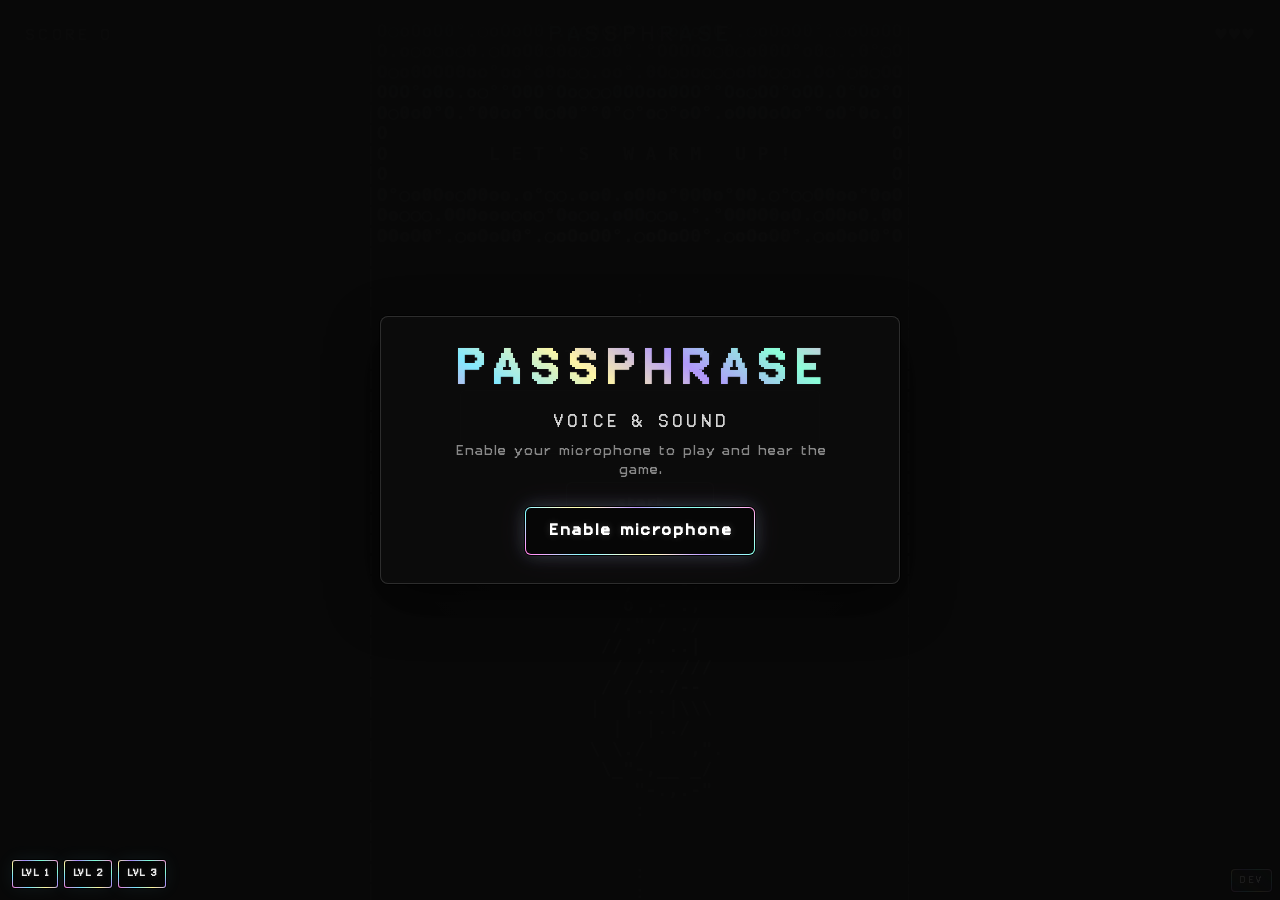
<file: index.html>
<!doctype html>
<html lang="en">
    <head>
        <meta charset="utf-8" />
        <meta name="viewport" content="width=device-width, initial-scale=1" />
        <title>PASSPHRASE Modular</title>
        <link
            rel="preload"
            href="./assets/font/Pexico/Pexico-Regular.woff2"
            as="font"
            type="font/woff2"
            crossorigin
        />
        <link rel="stylesheet" href="./styles/main.css" />
    </head>
    <body>
        <div id="game">
            <div
                id="onboarding-screen"
                role="dialog"
                aria-modal="true"
                aria-labelledby="onboarding-subtitle"
            >
                <div
                    id="onboarding-card"
                    class="onboarding-card onboarding-card--start"
                >
                    <div id="onboarding-copy" class="onboarding-copy">
                        <p id="onboarding-subtitle" class="onboarding-subtitle">
                            Talk to Play
                        </p>
                    </div>
                    <canvas
                        id="onboarding-spectrum"
                        class="onboarding-spectrum"
                        width="480"
                        height="72"
                        aria-hidden="true"
                    ></canvas>
                    <button id="onboarding-action" type="button">start</button>
                    <div class="onboarding-fallback">
                        Say “start”, or press the button.
                    </div>
                </div>
            </div>
            <div
                id="mic-init-screen"
                role="dialog"
                aria-modal="true"
                aria-labelledby="mic-init-title"
            >
                <div class="onboarding-card">
                    <h2 id="mic-init-title" class="onboarding-title">
                        Passphrase
                    </h2>
                    <div class="onboarding-copy">
                        <p class="onboarding-subtitle">Voice &amp; sound</p>
                        <p class="onboarding-small">
                            Enable your microphone to play and hear the game.
                        </p>
                    </div>
                    <button id="mic-init-action" type="button">
                        Enable microphone
                    </button>
                </div>
            </div>
            <div
                id="audio-resume-screen"
                class="modal-screen modal-screen--audio-resume"
                role="dialog"
                aria-modal="true"
                aria-labelledby="audio-resume-title"
                aria-hidden="true"
            >
                <div class="modal-panel modal-panel--audio-resume">
                    <h2 id="audio-resume-title" class="modal-title">
                        Audio paused
                    </h2>
                    <p class="modal-copy">
                        Tap to restore game audio.
                    </p>
                    <button id="audio-resume-action" type="button">
                        Enable audio
                    </button>
                </div>
            </div>
            <div class="top-ui" aria-label="Game status">
                <div id="score-display">SCORE 0</div>
                <h1
                    id="about-title-button"
                    role="button"
                    tabindex="0"
                    aria-controls="about-screen"
                >
                    PASSPHRASE
                </h1>
                <div id="lives-display"></div>
            </div>
            <pre
                id="ascii-waveform-bg"
                class="ascii-waveform-bg"
                aria-hidden="true"
            ></pre>
            <div id="memory-phrase-layer" aria-hidden="true"></div>
            <div
                id="unicode-feedback"
                class="unicode-dialogue-bubble"
                aria-live="polite"
                aria-hidden="true"
            ></div>
            <div id="level-intro" aria-live="assertive" aria-hidden="true">
                <div class="level-intro-content">
                    <div id="level-intro-title">LEVEL 1</div>
                    <div id="level-intro-subtitle">BORDER CHECKPOINT</div>
                </div>
            </div>
            <div
                id="hero-intro-screen"
                class="modal-screen modal-screen--hero-intro"
                role="dialog"
                aria-modal="true"
                aria-labelledby="hero-intro-copy"
                aria-hidden="true"
            >
                <div class="modal-panel modal-panel--hero-intro">
                    <div id="hero-intro-copy" class="hero-intro-copy">
                        Join Unicode the uniseahorse in a thrilling voice adventure!
                    </div>
                </div>
            </div>
            <div
                id="dev-level-buttons"
                aria-label="Development level controls"
            ></div>
            <main>
                <section>
                    <div class="controls">
                        <button id="start">START</button>
                        <button id="stop" disabled>STOP</button>
                        <button id="clear">CLEAR</button>
                    </div>
                    <button
                        id="open-settings"
                        type="button"
                        title="Open dev / settings panel"
                        aria-label="Open dev panel"
                    >
                        dev
                    </button>

                    <div id="status">Idle</div>
                    <div id="level-status" aria-live="polite">
                        <div id="current-level">road</div>
                        <div id="current-sequence">main sequence</div>
                    </div>
                    <div class="timeline-panel" aria-live="polite">
                        <div class="timeline-header">
                            <span>ROAD</span>
                            <span id="timeline-state">mode: lives</span>
                        </div>
                        <pre id="timeline">
//////////////////////////////////////////
//////////////////////////////////////////
//////////////////////////////////////////</pre>
                        <div id="timer-display">--.-</div>
                    </div>
                    <div id="side-panel-stack">
                        <div id="echo-panel" aria-live="polite">
                            <div class="echo-header">[ echo ]</div>
                            <div id="echo-rows"></div>
                        </div>
                        <div id="talkback-panel" aria-live="polite">
                            <div class="talkback-header">[ talk-back ]</div>
                            <div class="talkback-row">
                                <span>endpoint</span>
                                <span
                                    id="talkback-endpoint"
                                    class="talkback-value warn"
                                    >checking</span
                                >
                            </div>
                            <div class="talkback-row">
                                <span>reference</span>
                                <span
                                    id="talkback-reference"
                                    class="talkback-value"
                                    >none</span
                                >
                            </div>
                            <div class="talkback-row">
                                <span>voice</span>
                                <span id="talkback-voice" class="talkback-value"
                                    >waiting</span
                                >
                            </div>
                            <div class="talkback-row">
                                <span>last</span>
                                <span id="talkback-last" class="talkback-value"
                                    >idle</span
                                >
                            </div>
                        </div>
                    </div>
                    <div id="transcript" aria-live="polite">
                        <span id="final"></span><span id="interim"></span>
                    </div>
                </section>
            </main>
            <div
                id="game-over-screen"
                role="dialog"
                aria-modal="true"
                aria-labelledby="game-over-title"
                aria-live="polite"
            >
                <div class="game-over-panel">
                    <div class="game-over-title-wrap">
                        <pre
                            id="game-over-fire"
                            class="game-over-fire game-over-fire--top"
                            aria-hidden="true"
                        >
    ^     `     ^      '    ^
   /|\    ^    /|\    /\   /|\
  //|\\  /|\  //|\\  /  \ //|\\
 / /| \\//|\\ / | \\// /\ \/ | \
/__/ \__\/ \\/__/ \__\/  \__/ \</pre>
                        <div id="game-over-title" class="game-over-title">
                            game over
                        </div>
                    </div>
                    <div id="game-over-round" class="game-over-round">
                        round --
                    </div>
                    <div id="game-over-copy" class="game-over-copy">
                        Say the imitation phrase to continue.
                    </div>
                    <span id="game-over-phrase" class="game-over-phrase"></span>
                    <pre
                        id="game-over-visualizer"
                        aria-label="Game over microphone audio visualizer"
                    ></pre>
                    <div id="game-over-transcript" aria-live="polite"></div>
                </div>
            </div>
            <div
                id="level-complete-screen"
                class="modal-screen modal-screen--complete"
                role="dialog"
                aria-modal="true"
                aria-labelledby="level-complete-title"
                aria-hidden="true"
            >
                <div class="modal-panel modal-panel--complete">
                    <pre class="level-complete-sparkles" aria-hidden="true">
  * . + . * . + . *
 .                  .
  + . * . + . * . +</pre
                    >
                    <div
                        id="level-complete-title"
                        class="modal-title modal-title--complete"
                    >
                        LEVEL COMPLETE
                    </div>
                    <div
                        id="level-complete-copy"
                        class="modal-copy modal-copy--complete"
                    >
                        Unicode passed through.
                    </div>
                    <div
                        id="level-complete-next"
                        class="modal-subcopy modal-subcopy--complete"
                    >
                        Moving to the next level.
                    </div>
                </div>
            </div>
            <div
                id="final-victory-screen"
                class="modal-screen modal-screen--victory"
                role="dialog"
                aria-modal="true"
                aria-labelledby="final-victory-title"
                aria-hidden="true"
            >
                <div class="modal-panel modal-panel--victory">
                    <pre
                        id="final-victory-unicode"
                        class="final-victory-unicode"
                        aria-hidden="true"
                    >       \\
        \\_
       ,"  "-.
       o ,- .,
      /." / ./
     // ," ..|
       / /.. ///
      / /.../--
     |  |...|\\\
     |  |../
      \ \./    ,".
       \_"-,__ _/
         "-.,.-"</pre
                    >
                    <h2 id="final-victory-title" class="modal-title">
                        VOICE FREE
                    </h2>
                    <div
                        id="final-victory-line-one"
                        class="final-victory-line"
                    ></div>
                    <div
                        id="final-victory-line-two"
                        class="final-victory-line final-victory-line--second"
                    ></div>
                    <button
                        id="final-victory-play-again"
                        class="final-victory-play-again"
                        type="button"
                    >
                        PLAY AGAIN
                    </button>
                </div>
            </div>
            <div
                id="about-screen"
                class="modal-screen modal-screen--about"
                role="dialog"
                aria-modal="true"
                aria-labelledby="about-title"
                aria-hidden="true"
            >
                <div class="modal-panel modal-panel--about">
                    <h2 id="about-title" class="modal-title">PASSPHRASE</h2>
                    <div class="about-copy">
                        <p>
                            What happens when our voices enter digital systems
                            and become data? Who governs what that data becomes,
                            how it is used, and who has the authority to control
                            it? Our voices can become training data, synthetic
                            identities, tools for scams, and evidence in
                            immigration cases, but once a voice is digital, who
                            has the power to reclaim it?
                        </p>
                        <p>
                            Passphrase challenges you to give away your voice
                            (if you dare), and you must beat the system to claim
                            it back. It asks who is privileged enough to do so,
                            whether access to ownership is equal, and what the
                            consequences are when it is not.
                        </p>
                        <p>
                            Legislation is essential, but it does not guarantee
                            agency. Passphrase explores the gap between having
                            rights over our data and understanding what our data
                            can become or do in systems of power.
                        </p>
                        <p>
                            Created by:<br />
                            Demi van Kuijk<br />
                            Erwin Hoogerwoord<br />
                            Dmytro Tentiuk<br />
                            Emily Bernstein<br />
                            Anneke ter Schure
                        </p>
                        <p>
                            Instagram:<br />
                            <a
                                href="https://www.instagram.com/passphrase.denied"
                                target="_blank"
                                rel="noreferrer"
                                >@passphrase.denied</a
                            >
                        </p>
                    </div>
                    <button id="about-back" class="modal-back" type="button">
                        BACK
                    </button>
                </div>
            </div>
        </div>

        <div id="settings-backdrop"></div>
        <aside id="settings-panel" aria-hidden="true">
            <div class="settings-header">
                <span>[ settings ]</span>
                <button id="close-settings" type="button">CLOSE</button>
            </div>
            <label for="mode">mode</label>
            <select id="mode">
                <option value="catch">catch any word</option>
                <option value="sequence">sequence timer</option>
                <option value="rhythm">rhythm (fixed beat)</option>
                <option value="lives" selected>lives &amp; retries</option>
            </select>

            <label for="seconds">seconds for next word</label>
            <input
                id="seconds"
                type="number"
                min="1"
                max="60"
                step="1"
                value="8"
            />

            <label for="lives">lives (lives mode)</label>
            <input
                id="lives"
                type="number"
                min="1"
                max="9"
                step="1"
                value="3"
            />

            <label for="retries">retries per word (lives mode)</label>
            <input
                id="retries"
                type="number"
                min="0"
                max="9"
                step="1"
                value="2"
            />

            <label for="transcript-source">transcript source</label>
            <select id="transcript-source">
                <option value="interim">unstable interim</option>
                <option value="final">final results only</option>
            </select>

            <label for="sentence-fuzzy-match">sentence fuzzy match %</label>
            <input
                id="sentence-fuzzy-match"
                type="number"
                min="50"
                max="100"
                step="1"
                value="78"
            />

            <label for="continue-phrase">celebrity continue phrase</label>
            <input id="continue-phrase" type="text" value="I'll be back" />

            <label for="echo-mode">echo interference</label>
            <select id="echo-mode">
                <option value="off">off</option>
                <option value="random">random moments</option>
                <option value="key">key moments</option>
                <option value="both" selected>random + key moments</option>
            </select>

            <div class="settings-divider">
                <label>
                    <input id="talkback-enabled" type="checkbox" checked />
                    generated talk-back
                </label>

                <label for="talkback-endpoint-url">tts endpoint</label>
                <input
                    id="talkback-endpoint-url"
                    type="url"
                    value="http://127.0.0.1:8000"
                />

                <label for="talkback-threshold"
                    >words/phrases before talk-back</label
                >
                <input
                    id="talkback-threshold"
                    type="number"
                    min="1"
                    max="99"
                    step="1"
                    value="4"
                />
            </div>

            <div class="sequence-panel">
                <button id="reset-sequence">[ reset seq ]</button>
                <div id="sequence-status">sequence: waiting</div>
            </div>

            <label for="words">game script (# level, ## round, phrases)</label>
            <textarea
                id="words"
                aria-label="Game script"
                placeholder="Loading game-script.md…"
            ></textarea>
            <button id="reset-script" type="button">[ reset to file ]</button>
            <ul id="word-list" aria-label="Caught words"></ul>
        </aside>

        <script type="module" src="./src/main.js"></script>
    </body>
</html>
</file>
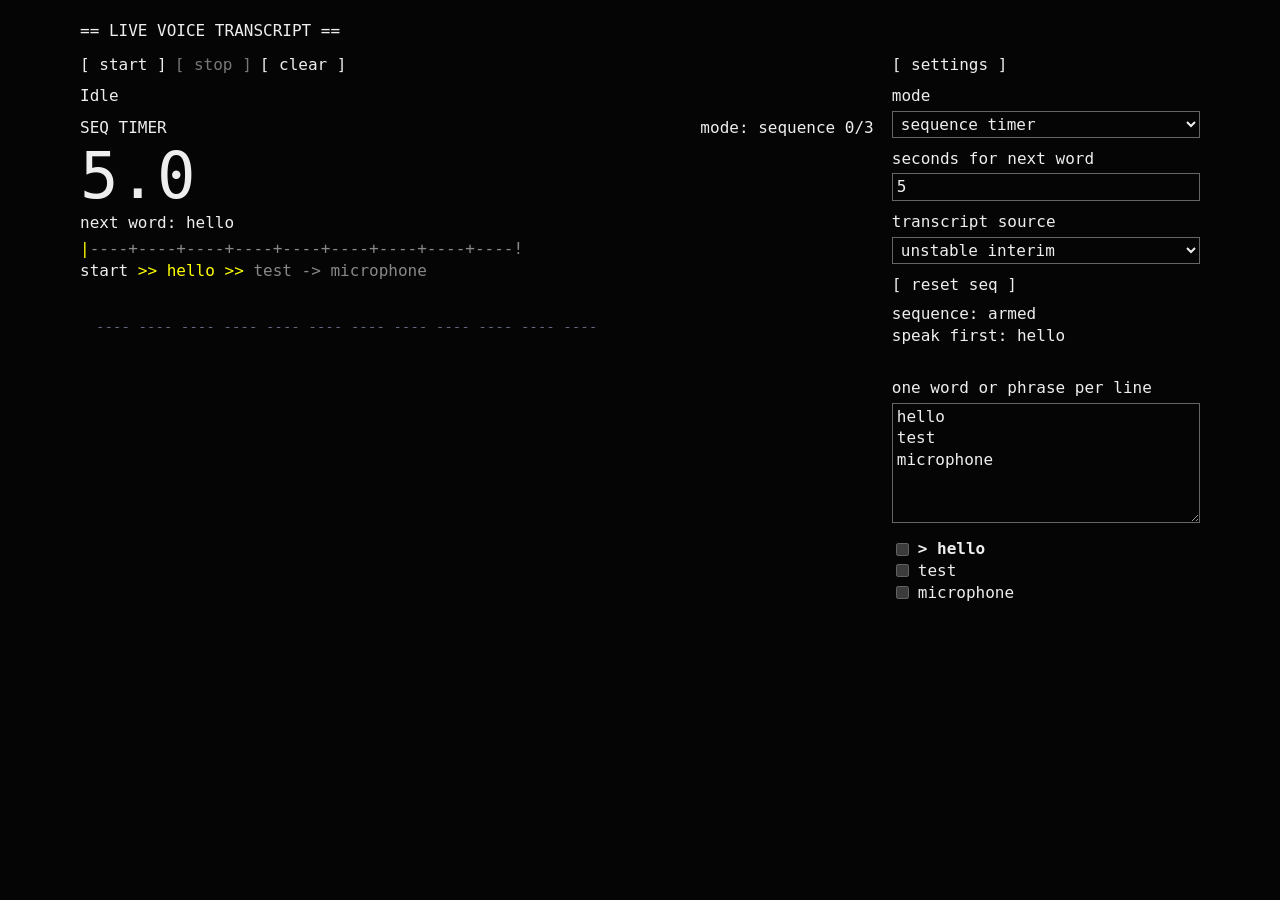
<file: first_try.html>
<!doctype html>
<html lang="en">
    <head>
        <meta charset="utf-8" />
        <meta name="viewport" content="width=device-width, initial-scale=1" />
        <title>Live Voice Transcript</title>
        <style>
            :root {
                color-scheme: dark;
                font-family: ui-monospace, SFMono-Regular, Menlo, Consolas,
                    monospace;
                background: #050505;
                color: #eeeeee;
            }

            body {
                max-width: 1120px;
                margin: 0 auto;
                padding: 20px;
                line-height: 1.35;
                background: #050505;
            }

            h1 {
                font-size: 1rem;
                margin: 0 0 12px;
                font-weight: 400;
            }

            .controls {
                display: flex;
                gap: 8px;
                margin-bottom: 10px;
                flex-wrap: wrap;
            }

            main {
                display: grid;
                grid-template-columns: minmax(0, 1fr) auto;
                gap: 18px;
                align-items: start;
            }

            button {
                font: inherit;
                padding: 0;
                border: 0;
                border-radius: 0;
                cursor: pointer;
                background: transparent;
                color: inherit;
            }

            button:disabled {
                cursor: not-allowed;
                color: #777777;
            }

            #status {
                min-height: 1.35em;
                margin-bottom: 10px;
            }

            #visualizer {
                display: block;
                width: 100%;
                height: 72px;
                margin-bottom: 10px;
            }

            #transcript {
                min-height: 120px;
                white-space: normal;
                overflow-wrap: anywhere;
            }

            details {
                width: 32ch;
            }

            details:not([open]) {
                width: max-content;
            }

            summary {
                cursor: pointer;
                list-style: none;
                margin-bottom: 10px;
            }

            summary::-webkit-details-marker {
                display: none;
            }

            label {
                display: block;
                margin: 10px 0 4px;
            }

            textarea,
            select,
            input {
                box-sizing: border-box;
                width: 100%;
                font: inherit;
                padding: 2px 4px;
                border: 1px solid #666666;
                border-radius: 0;
                background: #050505;
                color: inherit;
            }

            textarea {
                min-height: 120px;
                resize: vertical;
            }

            ul {
                list-style: none;
                padding: 0;
                margin: 10px 0 0;
            }

            li {
                display: flex;
                align-items: center;
                gap: 6px;
            }

            li.current {
                font-weight: 700;
            }

            li.checked {
                text-decoration: line-through;
                opacity: 0.7;
            }

            li.failed {
                color: #ffffff;
                text-decoration: underline;
            }

            input[type="checkbox"] {
                width: auto;
            }

            .sequence-panel {
                margin-top: 10px;
            }

            #sequence-status {
                min-height: 4em;
                margin-top: 8px;
                white-space: pre-wrap;
            }

            .timeline-panel {
                margin-bottom: 10px;
            }

            .timeline-header {
                display: flex;
                justify-content: space-between;
                gap: 12px;
                margin-bottom: 6px;
            }

            #timer-display {
                font-size: 4rem;
                line-height: 1;
                margin-bottom: 4px;
            }

            #current-word {
                min-height: 1.35em;
                margin-bottom: 4px;
            }

            #timeline {
                overflow-x: auto;
                white-space: pre;
            }

            .muted {
                color: #888888;
            }

            .ok {
                color: #eeeeee;
            }

            .warn {
                color: #ffff00;
            }

            .bad {
                color: #ffffff;
                text-decoration: underline;
            }

            @media (max-width: 760px) {
                main {
                    grid-template-columns: 1fr;
                }

                details {
                    width: 100%;
                }
            }
        </style>
    </head>
    <body>
        <h1>== LIVE VOICE TRANSCRIPT ==</h1>

        <main>
            <section>
                <div class="controls">
                    <button id="start">[ start ]</button>
                    <button id="stop" disabled>[ stop ]</button>
                    <button id="clear">[ clear ]</button>
                </div>

                <div id="status">Idle</div>
                <div class="timeline-panel" aria-live="polite">
                    <div class="timeline-header">
                        <span>SEQ TIMER</span>
                        <span id="timeline-state">mode: sequence</span>
                    </div>
                    <div id="timer-display">--.-</div>
                    <div id="current-word">
                        <span class="muted">next word: --</span>
                    </div>
                    <div id="timeline">
                        |----+----+----+----+----+----+----+----+----|
                    </div>
                </div>
                <canvas
                    id="visualizer"
                    width="900"
                    height="120"
                    aria-label="Microphone audio visualizer"
                ></canvas>
                <div id="transcript" aria-live="polite"><span id="final"></span><span id="interim"></span></div>
            </section>

            <details id="settings" open>
                <summary>[ settings ]</summary>
                <label for="mode">mode</label>
                <select id="mode">
                    <option value="catch">catch any word</option>
                    <option value="sequence" selected>sequence timer</option>
                </select>

                <label for="seconds">seconds for next word</label>
                <input
                    id="seconds"
                    type="number"
                    min="1"
                    max="60"
                    step="1"
                    value="5"
                />

                <label for="transcript-source">transcript source</label>
                <select id="transcript-source">
                    <option value="interim">unstable interim</option>
                    <option value="final">final results only</option>
                </select>

                <div class="sequence-panel">
                    <button id="reset-sequence">[ reset seq ]</button>
                    <div id="sequence-status">sequence: waiting</div>
                </div>

                <label for="words">one word or phrase per line</label>
                <textarea id="words" aria-label="Words to catch">
hello
test
microphone</textarea
                >
                <ul id="word-list" aria-label="Caught words"></ul>
            </details>
        </main>

        <script>
            const SpeechRecognition =
                window.SpeechRecognition || window.webkitSpeechRecognition;
            const startButton = document.querySelector("#start");
            const stopButton = document.querySelector("#stop");
            const clearButton = document.querySelector("#clear");
            const resetSequenceButton =
                document.querySelector("#reset-sequence");
            const modeInput = document.querySelector("#mode");
            const secondsInput = document.querySelector("#seconds");
            const transcriptSourceInput =
                document.querySelector("#transcript-source");
            const wordsInput = document.querySelector("#words");
            const wordList = document.querySelector("#word-list");
            const sequenceStatus = document.querySelector("#sequence-status");
            const timelineState = document.querySelector("#timeline-state");
            const timerDisplay = document.querySelector("#timer-display");
            const currentWord = document.querySelector("#current-word");
            const timeline = document.querySelector("#timeline");
            const status = document.querySelector("#status");
            const finalText = document.querySelector("#final");
            const interimText = document.querySelector("#interim");
            const visualizer = document.querySelector("#visualizer");
            const canvas = visualizer.getContext("2d");
            const finalChunks = [];
            const caughtWords = new Set();
            let interimTranscript = "";
            let sequenceIndex = 0;
            let sequenceFailed = false;
            let deadline = null;
            let timerInterval = null;
            let audioContext;
            let analyser;
            let micStream;
            let visualizerFrame;

            function escapeRegExp(text) {
                return text.replace(/[.*+?^${}()|[\]\\]/g, "\\$&");
            }

            function getTargetWords() {
                return wordsInput.value
                    .split("\n")
                    .map((word) => word.trim())
                    .filter(Boolean);
            }

            function renderWordList() {
                const words = getTargetWords();
                wordList.innerHTML = "";

                for (const [index, word] of words.entries()) {
                    const normalized = word.toLowerCase();
                    const item = document.createElement("li");
                    const isChecked = caughtWords.has(normalized);
                    const isCurrent =
                        modeInput.value === "sequence" &&
                        index === sequenceIndex &&
                        !sequenceFailed;
                    item.className = [
                        isChecked ? "checked" : "",
                        isCurrent ? "current" : "",
                        sequenceFailed &&
                        modeInput.value === "sequence" &&
                        index === sequenceIndex
                            ? "failed"
                            : "",
                    ]
                        .filter(Boolean)
                        .join(" ");
                    item.innerHTML = `<input type="checkbox" disabled ${caughtWords.has(normalized) ? "checked" : ""}> <span></span>`;
                    item.querySelector("span").textContent =
                        `${isCurrent ? "> " : "  "}${word}`;
                    wordList.append(item);
                }
            }

            function renderTranscript() {
                finalText.textContent =
                    transcriptSourceInput.value === "interim"
                        ? interimTranscript
                        : finalChunks.join(" ");

                interimText.textContent = "";
            }

            function getSelectedTranscriptText() {
                return transcriptSourceInput.value === "interim"
                    ? interimTranscript
                    : finalChunks.join(" ");
            }

            function catchWords(text) {
                for (const word of getTargetWords()) {
                    const matcher = new RegExp(
                        `\\b${escapeRegExp(word)}\\b`,
                        "i",
                    );

                    if (matcher.test(text)) {
                        caughtWords.add(word.toLowerCase());
                    }
                }
            }

            function getSecondsLimit() {
                return Math.max(1, Number(secondsInput.value) || 5);
            }

            function textHasWord(text, word) {
                return new RegExp(`\\b${escapeRegExp(word)}\\b`, "i").test(
                    text,
                );
            }

            function stopSequenceTimer() {
                if (timerInterval) {
                    clearInterval(timerInterval);
                    timerInterval = null;
                }
            }

            function resetSequence() {
                sequenceIndex = 0;
                sequenceFailed = false;
                deadline = null;
                caughtWords.clear();

                if (modeInput.value === "catch") {
                    catchWords(getSelectedTranscriptText());
                }

                stopSequenceTimer();
                renderSequenceStatus();
                renderWordList();
            }

            function failSequence() {
                sequenceFailed = true;
                deadline = null;
                stopSequenceTimer();
                renderSequenceStatus();
                renderWordList();
            }

            function startSequenceTimer() {
                stopSequenceTimer();
                deadline = Date.now() + getSecondsLimit() * 1000;
                timerInterval = setInterval(() => {
                    if (deadline && Date.now() >= deadline) {
                        failSequence();
                        return;
                    }

                    renderSequenceStatus();
                }, 100);
                renderSequenceStatus();
            }

            function renderSequenceStatus() {
                const words = getTargetWords();
                renderTimeline(words);

                if (modeInput.value !== "sequence") {
                    sequenceStatus.textContent = "sequence: off";
                    return;
                }

                if (!words.length) {
                    sequenceStatus.textContent = "sequence: no words";
                    return;
                }

                if (sequenceFailed) {
                    sequenceStatus.textContent = `sequence: timeout\nexpected: ${words[sequenceIndex] || "done"}\npress reset seq`;
                    return;
                }

                if (sequenceIndex >= words.length) {
                    sequenceStatus.textContent =
                        "sequence: complete\nall words spoken";
                    return;
                }

                if (!deadline) {
                    sequenceStatus.textContent = `sequence: armed\nspeak first: ${words[sequenceIndex]}`;
                    return;
                }

                const remaining = Math.max(0, (deadline - Date.now()) / 1000);
                sequenceStatus.textContent = `sequence: running\nnext: ${words[sequenceIndex]}\ntime: ${remaining.toFixed(1)}s`;
            }

            function colorSpan(className, text) {
                const span = document.createElement("span");
                span.className = className;
                span.textContent = text;
                return span;
            }

            function renderTimeline(words = getTargetWords()) {
                timeline.replaceChildren();

                if (modeInput.value !== "sequence") {
                    timelineState.textContent = "mode: catch";
                    timerDisplay.textContent = "--.-";
                    currentWord.replaceChildren(
                        colorSpan("muted", "next word: --"),
                    );
                    timeline.textContent =
                        "|----+----+----+----+----+----+----+----+----|";
                    return;
                }

                const limit = getSecondsLimit();
                const remaining = deadline
                    ? Math.max(0, (deadline - Date.now()) / 1000)
                    : limit;
                const elapsed = deadline
                    ? Math.min(limit, limit - remaining)
                    : 0;
                const width = 46;
                const position = Math.min(
                    width - 1,
                    Math.max(0, Math.round((elapsed / limit) * (width - 1))),
                );
                const activeWord = words[sequenceIndex] || "--";
                const complete =
                    sequenceIndex >= words.length && words.length > 0;
                let track = "";

                for (let i = 0; i < width; i += 1) {
                    if (i === 0) {
                        track += "|";
                    } else if (i === width - 1) {
                        track += "!";
                    } else if (i === position && !complete && !sequenceFailed) {
                        track += "@";
                    } else if (i % 5 === 0) {
                        track += "+";
                    } else {
                        track += "-";
                    }
                }

                timelineState.textContent = `mode: sequence ${sequenceIndex}/${words.length}`;

                if (!words.length) {
                    timerDisplay.textContent = "--.-";
                    currentWord.replaceChildren(
                        colorSpan("muted", "next word: none"),
                    );
                    timeline.append(colorSpan("muted", track));
                    return;
                }

                if (sequenceFailed) {
                    timerDisplay.textContent = "00.0";
                    currentWord.replaceChildren(
                        colorSpan("bad", `timeout: ${activeWord}`),
                    );
                    timeline.append(colorSpan("bad", track));
                    timeline.append(document.createTextNode("\n"));
                    timeline.append(
                        colorSpan(
                            "bad",
                            "sequence failed at deadline marker !",
                        ),
                    );
                    return;
                }

                if (complete) {
                    timerDisplay.textContent = "DONE";
                    currentWord.replaceChildren(
                        colorSpan("ok", "sequence complete"),
                    );
                    timeline.append(
                        colorSpan(
                            "ok",
                            "|############################################!",
                        ),
                    );
                    return;
                }

                timerDisplay.textContent = deadline
                    ? remaining.toFixed(1)
                    : `${limit}.0`;
                currentWord.replaceChildren(
                    colorSpan(
                        deadline ? "warn" : "ok",
                        `next word: ${activeWord}`,
                    ),
                );

                timeline.append(colorSpan("muted", track.slice(0, position)));
                timeline.append(colorSpan("warn", track[position] || "@"));
                timeline.append(colorSpan("muted", track.slice(position + 1)));
                timeline.append(document.createTextNode("\n"));
                timeline.append(
                    colorSpan(
                        "ok",
                        words.slice(0, sequenceIndex).join(" -> ") || "start",
                    ),
                );
                timeline.append(document.createTextNode(" "));
                timeline.append(colorSpan("warn", `>> ${activeWord} >>`));
                timeline.append(document.createTextNode(" "));
                timeline.append(
                    colorSpan(
                        "muted",
                        words.slice(sequenceIndex + 1).join(" -> ") || "finish",
                    ),
                );
            }

            function processSequenceText(text) {
                if (modeInput.value !== "sequence" || sequenceFailed) {
                    return false;
                }

                const words = getTargetWords();
                let changed = false;

                while (
                    sequenceIndex < words.length &&
                    textHasWord(text, words[sequenceIndex])
                ) {
                    caughtWords.add(words[sequenceIndex].toLowerCase());
                    sequenceIndex += 1;
                    changed = true;

                    if (sequenceIndex >= words.length) {
                        deadline = null;
                        stopSequenceTimer();
                        break;
                    }

                    startSequenceTimer();
                }

                renderSequenceStatus();
                return changed;
            }

            function processTranscriptText(text) {
                if (!text.trim()) {
                    return;
                }

                if (modeInput.value === "sequence") {
                    processSequenceText(text);
                } else {
                    catchWords(text);
                }
            }

            function rebuildCatchWordsFromSource() {
                caughtWords.clear();

                if (transcriptSourceInput.value === "interim") {
                    catchWords(interimTranscript);
                    return;
                }

                for (const chunk of finalChunks) {
                    catchWords(chunk);
                }
            }

            function drawIdleVisualizer() {
                const width = visualizer.width;
                const height = visualizer.height;
                canvas.clearRect(0, 0, width, height);
                canvas.fillStyle = "#7f8aa3";
                canvas.font = "16px monospace";
                canvas.fillText(
                    "---- ---- ---- ---- ---- ---- ---- ---- ---- ---- ---- ----",
                    18,
                    height / 2 + 5,
                );
            }

            async function startVisualizer() {
                if (
                    !navigator.mediaDevices ||
                    !navigator.mediaDevices.getUserMedia
                ) {
                    return;
                }

                micStream = await navigator.mediaDevices.getUserMedia({
                    audio: true,
                });
                audioContext = new AudioContext();
                analyser = audioContext.createAnalyser();
                analyser.fftSize = 256;

                const source = audioContext.createMediaStreamSource(micStream);
                source.connect(analyser);

                const data = new Uint8Array(analyser.frequencyBinCount);
                const width = visualizer.width;
                const height = visualizer.height;
                const columns = 48;
                const rows = 6;
                const cellWidth = width / columns;
                const cellHeight = height / (rows + 1);
                const rowColors = [
                    "#536179",
                    "#8be9fd",
                    "#50fa7b",
                    "#f1fa8c",
                    "#ffb86c",
                    "#ff6e6e",
                ];

                function draw() {
                    visualizerFrame = requestAnimationFrame(draw);
                    analyser.getByteFrequencyData(data);
                    canvas.clearRect(0, 0, width, height);
                    canvas.font = "14px monospace";

                    for (let column = 0; column < columns; column += 1) {
                        const start = Math.floor(
                            (column / columns) * data.length,
                        );
                        const end = Math.floor(
                            ((column + 1) / columns) * data.length,
                        );
                        let total = 0;

                        for (
                            let i = start;
                            i < Math.max(end, start + 1);
                            i += 1
                        ) {
                            total += data[i];
                        }

                        const average = total / Math.max(1, end - start);
                        const activeRows = Math.max(
                            1,
                            Math.round((average / 255) * rows),
                        );

                        for (let row = 0; row < activeRows; row += 1) {
                            const x = column * cellWidth + 8;
                            const y = height - row * cellHeight - 14;
                            canvas.fillStyle =
                                rowColors[Math.min(row, rowColors.length - 1)];
                            canvas.fillText(
                                row === activeRows - 1 ? "+" : "#",
                                x,
                                y,
                            );
                        }
                    }
                }

                draw();
            }

            function stopVisualizer() {
                if (visualizerFrame) {
                    cancelAnimationFrame(visualizerFrame);
                    visualizerFrame = null;
                }

                if (micStream) {
                    for (const track of micStream.getTracks()) {
                        track.stop();
                    }
                    micStream = null;
                }

                if (audioContext) {
                    audioContext.close();
                    audioContext = null;
                }

                analyser = null;
                drawIdleVisualizer();
            }

            wordsInput.addEventListener("input", () => {
                resetSequence();
                if (modeInput.value === "catch") {
                    rebuildCatchWordsFromSource();
                }
                renderWordList();
                renderTranscript();
            });

            modeInput.addEventListener("change", () => {
                resetSequence();
                renderTranscript();
            });

            secondsInput.addEventListener("input", () => {
                if (
                    modeInput.value === "sequence" &&
                    deadline &&
                    !sequenceFailed
                ) {
                    startSequenceTimer();
                }
                renderSequenceStatus();
            });

            transcriptSourceInput.addEventListener("change", () => {
                resetSequence();
                processTranscriptText(getSelectedTranscriptText());

                renderTranscript();
                renderWordList();
            });

            resetSequenceButton.addEventListener("click", () => {
                resetSequence();
            });

            renderWordList();
            renderSequenceStatus();
            drawIdleVisualizer();

            if (!SpeechRecognition) {
                status.textContent =
                    "Speech recognition is not supported in this browser. Try Chrome or Edge.";
                startButton.disabled = true;
            } else {
                const recognition = new SpeechRecognition();
                recognition.continuous = true;
                recognition.interimResults = true;
                recognition.lang = navigator.language || "en-US";

                recognition.onstart = () => {
                    status.textContent = "Listening...";
                    startButton.disabled = true;
                    stopButton.disabled = false;
                };

                recognition.onend = () => {
                    status.textContent = "Stopped";
                    startButton.disabled = false;
                    stopButton.disabled = true;
                    interimText.textContent = "";
                    stopVisualizer();
                };

                recognition.onerror = (event) => {
                    status.textContent = `Error: ${event.error}`;
                };

                recognition.onresult = (event) => {
                    const liveResults = [];

                    for (
                        let i = event.resultIndex;
                        i < event.results.length;
                        i += 1
                    ) {
                        const text = event.results[i][0].transcript;

                        if (event.results[i].isFinal) {
                            const chunk = text.trim();
                            finalChunks.push(chunk);

                            if (transcriptSourceInput.value === "final") {
                                processTranscriptText(chunk);
                            }
                        }
                    }

                    for (const result of event.results) {
                        const text = result[0].transcript.trim();

                        if (text) {
                            liveResults.push(text);
                        }
                    }

                    interimTranscript = liveResults.join(" ");

                    if (transcriptSourceInput.value === "interim") {
                        if (modeInput.value === "catch") {
                            rebuildCatchWordsFromSource();
                        } else {
                            processTranscriptText(interimTranscript);
                        }
                    }

                    renderTranscript();
                    renderWordList();
                };

                startButton.addEventListener("click", async () => {
                    try {
                        await startVisualizer();
                        recognition.start();
                    } catch (error) {
                        status.textContent =
                            "Microphone access was blocked or unavailable.";
                        stopVisualizer();
                    }
                });
                stopButton.addEventListener("click", () => recognition.stop());
            }

            clearButton.addEventListener("click", () => {
                finalChunks.length = 0;
                interimTranscript = "";
                finalText.textContent = "";
                interimText.textContent = "";
                resetSequence();
            });
        </script>
    </body>
</html>
</file>
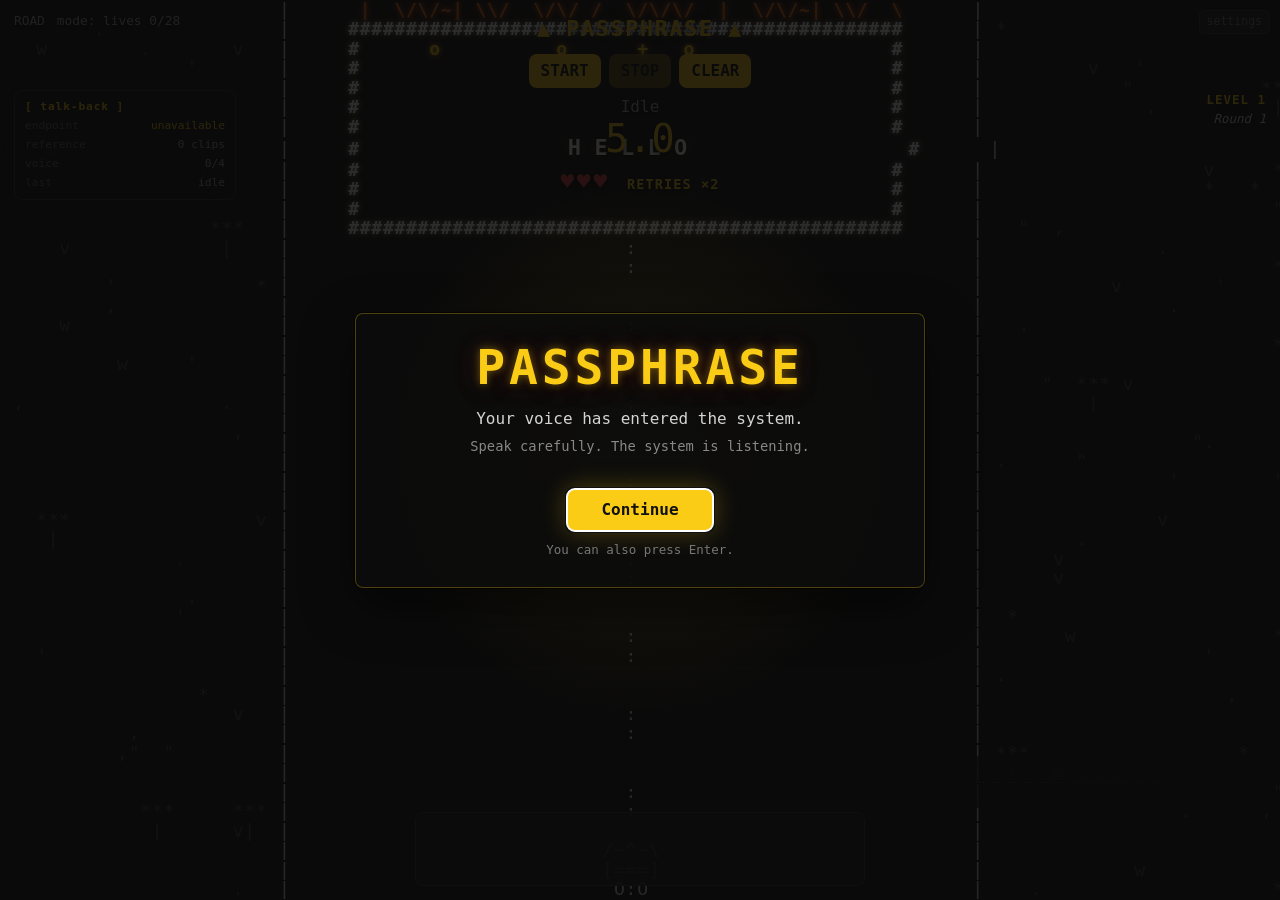
<file: fuzzy_match.html>
<!doctype html>
<html lang="en">
    <head>
        <meta charset="utf-8" />
        <meta name="viewport" content="width=device-width, initial-scale=1" />
        <title>PASSPHRASE</title>
        <style>
            :root {
                color-scheme: dark;
                font-family:
                    ui-monospace, SFMono-Regular, Menlo, Consolas, monospace;
                background: #0a0a0a;
                color: #eeeeee;
            }

            body {
                min-height: 100vh;
                max-width: none;
                margin: 0 auto;
                padding: 0;
                line-height: 1.35;
                background: #0a0a0a;
                overflow: hidden;
            }

            h1 {
                position: fixed;
                top: 14px;
                left: 50%;
                z-index: 3;
                transform: translateX(-50%);
                font-size: 1.35rem;
                margin: 0;
                font-weight: 700;
                color: #facc15;
                letter-spacing: 0.08em;
                text-align: center;
                text-shadow: 0 2px 12px #000000;
            }

            .controls {
                position: fixed;
                top: 54px;
                left: 50%;
                z-index: 3;
                transform: translateX(-50%);
                display: flex;
                gap: 8px;
                flex-wrap: wrap;
                justify-content: center;
                width: min(94vw, 480px);
            }

            #open-settings {
                position: fixed;
                top: 10px;
                right: 10px;
                z-index: 4;
                padding: 3px 7px;
                border: 1px solid #333333;
                border-radius: 5px;
                background: rgba(32, 32, 32, 0.72);
                color: #777777;
                font-size: 0.72rem;
                font-weight: 400;
            }

            #open-settings:hover {
                color: #aaaaaa;
                background: rgba(48, 48, 48, 0.9);
            }

            main {
                display: block;
            }

            #game {
                width: 100%;
                min-height: 100vh;
                background: #111111;
                user-select: none;
            }

            #game-over-screen {
                position: fixed;
                inset: 0;
                z-index: 5;
                display: none;
                place-items: center;
                padding: 24px;
                background: rgba(8, 8, 8, 0.88);
                text-align: center;
            }

            #game-over-screen.visible {
                display: grid;
            }

            #game-over-screen.confirmed {
                background: rgba(8, 18, 12, 0.9);
            }

            .game-over-panel {
                width: min(520px, calc(100vw - 48px));
                padding: 22px 24px;
                border: 1px solid #3f3f3f;
                border-radius: 8px;
                background: rgba(17, 17, 17, 0.94);
                box-shadow: 0 18px 48px rgba(0, 0, 0, 0.45);
            }

            #game-over-screen.confirmed .game-over-panel {
                border-color: #22c55e;
                animation: continue-panel-pulse 1.45s ease-in-out both;
            }

            .game-over-title {
                color: #ef4444;
                font-size: 1.4rem;
                font-weight: 700;
                letter-spacing: 0.1em;
                text-transform: uppercase;
            }

            #game-over-screen.confirmed .game-over-title {
                color: #22c55e;
            }

            .game-over-round {
                margin-top: 10px;
                color: #facc15;
                font-weight: 700;
            }

            .game-over-copy {
                margin-top: 12px;
                color: #d4d4d4;
            }

            .game-over-phrase {
                display: block;
                margin-top: 14px;
                color: #ffffff;
                font-size: 1.1rem;
                font-weight: 700;
            }

            #game-over-visualizer {
                display: block;
                width: 100%;
                height: 86px;
                margin-top: 18px;
                border-radius: 6px;
                background: rgba(10, 10, 10, 0.9);
            }

            #game-over-transcript {
                min-height: 72px;
                max-height: 150px;
                margin-top: 12px;
                padding: 10px 12px;
                border: 1px solid #333333;
                border-radius: 8px;
                background: rgba(10, 10, 10, 0.72);
                color: #c7c7c7;
                font-size: 0.92rem;
                font-style: italic;
                overflow: auto;
                overflow-wrap: anywhere;
                text-align: left;
            }

            #game-over-transcript .hit {
                color: #facc15;
                font-weight: 700;
            }

            #game-over-transcript .partial-hit {
                color: #38bdf8;
                font-weight: 700;
                text-decoration: underline dotted;
            }

            @keyframes continue-panel-pulse {
                0% {
                    transform: scale(1);
                    box-shadow: 0 18px 48px rgba(0, 0, 0, 0.45);
                }

                35% {
                    transform: scale(1.035);
                    box-shadow:
                        0 0 0 1px rgba(34, 197, 94, 0.75),
                        0 0 34px rgba(34, 197, 94, 0.38),
                        0 18px 48px rgba(0, 0, 0, 0.45);
                }

                100% {
                    transform: scale(1);
                    box-shadow:
                        0 0 0 1px rgba(250, 204, 21, 0.65),
                        0 0 26px rgba(250, 204, 21, 0.22),
                        0 18px 48px rgba(0, 0, 0, 0.45);
                }
            }

            #game-over-screen.confirmed .game-over-phrase {
                animation: continue-phrase-flash 1.45s ease-in-out both;
            }

            @keyframes continue-phrase-flash {
                0%,
                100% {
                    color: #ffffff;
                }

                35% {
                    color: #22c55e;
                    transform: scale(1.08);
                }
            }

            button {
                font: inherit;
                padding: 6px 12px;
                border: 0;
                border-radius: 8px;
                cursor: pointer;
                background: #facc15;
                color: #111111;
                font-weight: 700;
            }

            button:disabled {
                cursor: not-allowed;
                opacity: 0.35;
            }

            #onboarding-screen {
                position: fixed;
                inset: 0;
                z-index: 6;
                display: grid;
                place-items: center;
                background:
                    radial-gradient(
                        circle at 50% 50%,
                        rgba(250, 204, 21, 0.08),
                        transparent 34%
                    ),
                    rgba(10, 10, 10, 0.86);
                text-align: center;
            }

            #onboarding-screen.hidden {
                display: none;
            }

            .onboarding-card {
                width: min(520px, calc(100vw - 40px));
                padding: 28px 24px;
                border: 1px solid rgba(250, 204, 21, 0.28);
                border-radius: 8px;
                background: rgba(13, 13, 13, 0.9);
                box-shadow:
                    0 0 0 1px rgba(0, 0, 0, 0.7),
                    0 18px 54px rgba(0, 0, 0, 0.48);
                opacity: 1;
                transform: translateY(0);
                transition:
                    opacity 160ms ease,
                    transform 160ms ease;
            }

            .onboarding-card.switching {
                opacity: 0;
                transform: translateY(8px);
            }

            .onboarding-title {
                margin: 0;
                color: #facc15;
                font-size: clamp(1.7rem, 5vw, 3rem);
                line-height: 1.05;
                letter-spacing: 0.08em;
                text-transform: uppercase;
                text-shadow:
                    0 0 8px rgba(250, 204, 21, 0.42),
                    0 0 28px rgba(239, 68, 68, 0.24),
                    0 4px 18px #000000;
            }

            .onboarding-copy {
                max-width: 420px;
                margin: 16px auto 0;
                color: #d4d4d4;
                font-size: 1rem;
            }

            .onboarding-copy p {
                margin: 0 0 8px;
            }

            .onboarding-small {
                color: #888888;
                font-size: 0.86rem;
            }

            .onboarding-final {
                margin-top: 18px;
                color: #ffffff;
                font-weight: 700;
            }

            .onboarding-fallback {
                margin-top: 10px;
                color: #777777;
                font-size: 0.78rem;
            }

            #onboarding-action {
                min-width: 148px;
                margin-top: 24px;
                padding: 10px 22px;
                border: 1px solid rgba(250, 204, 21, 0.7);
                background: #facc15;
                box-shadow:
                    0 0 0 1px rgba(0, 0, 0, 0.8),
                    0 0 24px rgba(250, 204, 21, 0.28);
            }

            #status {
                position: fixed;
                top: 96px;
                left: 50%;
                z-index: 3;
                transform: translateX(-50%);
                min-height: 1.35em;
                color: #aaaaaa;
                text-align: center;
                text-shadow: 0 2px 8px #000000;
            }

            #level-status {
                position: fixed;
                top: 92px;
                right: 14px;
                z-index: 3;
                width: min(280px, 32vw);
                color: #aaaaaa;
                font-size: 0.78rem;
                text-align: right;
                text-shadow: 0 2px 8px #000000;
            }

            #current-level {
                color: #facc15;
                font-weight: 700;
                letter-spacing: 0.08em;
                text-transform: uppercase;
            }

            #current-sequence {
                margin-top: 2px;
                color: #dddddd;
                font-style: italic;
            }

            #visualizer {
                position: fixed;
                right: 14px;
                bottom: 92px;
                z-index: 3;
                display: block;
                width: min(300px, 42vw);
                height: 52px;
                border-radius: 6px;
                background: rgba(17, 17, 17, 0.78);
            }

            #transcript {
                position: fixed;
                left: 50%;
                bottom: 14px;
                z-index: 3;
                transform: translateX(-50%);
                width: min(420px, calc(100vw - 28px));
                min-height: 56px;
                padding: 8px 14px;
                border: 1px solid #333333;
                border-radius: 8px;
                background: rgba(26, 26, 26, 0.86);
                color: #aaaaaa;
                font-size: 0.95rem;
                font-style: italic;
                white-space: normal;
                overflow-wrap: anywhere;
            }

            #transcript .hit {
                color: #facc15;
                font-weight: 700;
            }

            #transcript .partial-hit {
                color: #38bdf8;
                font-weight: 700;
                text-decoration: underline dotted;
            }

            #side-panel-stack {
                position: fixed;
                top: 90px;
                left: 14px;
                z-index: 3;
                display: flex;
                flex-direction: column;
                gap: 8px;
                align-items: flex-start;
            }

            #echo-panel {
                display: none;
                width: 200px;
                padding: 8px 10px;
                border: 1px solid #333333;
                border-radius: 8px;
                background: rgba(17, 17, 17, 0.78);
                color: #aaaaaa;
                font-size: 0.7rem;
            }

            #echo-panel.visible {
                display: block;
            }

            #echo-rows {
                max-height: calc(100vh - 220px);
                overflow-y: auto;
            }

            .echo-header {
                color: #facc15;
                font-size: 0.7rem;
                font-weight: 700;
                letter-spacing: 0.08em;
            }

            .echo-row {
                display: flex;
                align-items: center;
                gap: 6px;
                margin-top: 4px;
            }

            .echo-row canvas {
                flex: none;
                width: 64px;
                height: 16px;
            }

            .echo-label {
                flex: 1;
                overflow: hidden;
                color: #888888;
                font-style: italic;
                white-space: nowrap;
                text-overflow: ellipsis;
            }

            .echo-badge {
                flex: none;
                font-size: 0.65rem;
                letter-spacing: 0.06em;
            }

            .echo-badge.rec {
                color: #ef4444;
            }

            .echo-badge.init {
                color: #facc15;
            }

            .echo-badge.play {
                color: #facc15;
                font-weight: 700;
            }

            #talkback-panel {
                width: 200px;
                padding: 8px 10px;
                border: 1px solid #333333;
                border-radius: 8px;
                background: rgba(17, 17, 17, 0.78);
                color: #aaaaaa;
                font-size: 0.7rem;
            }

            .talkback-header {
                color: #facc15;
                font-size: 0.7rem;
                font-weight: 700;
                letter-spacing: 0.08em;
            }

            .talkback-row {
                display: flex;
                justify-content: space-between;
                gap: 8px;
                margin-top: 4px;
            }

            .talkback-row span:first-child {
                color: #666666;
            }

            .talkback-value {
                max-width: 145px;
                overflow: hidden;
                text-align: right;
                white-space: nowrap;
                text-overflow: ellipsis;
            }

            .talkback-value.ok {
                color: #22c55e;
            }

            .talkback-value.warn {
                color: #facc15;
            }

            .talkback-value.bad {
                color: #ef4444;
            }

            .settings-divider {
                margin-top: 16px;
                padding-top: 12px;
                border-top: 1px solid #333333;
            }

            #settings-backdrop {
                position: fixed;
                inset: 0;
                z-index: 10;
                display: none;
                background: rgba(0, 0, 0, 0.58);
            }

            #settings-backdrop.open {
                display: block;
            }

            #settings-panel {
                position: fixed;
                inset: 0 0 0 auto;
                z-index: 11;
                width: min(360px, 88vw);
                padding: 16px;
                border-left: 1px solid #333333;
                background: #0d0d0d;
                color: #aaaaaa;
                overflow-y: auto;
                transform: translateX(100%);
                transition: transform 180ms ease;
            }

            #settings-panel.open {
                transform: translateX(0);
            }

            .settings-header {
                display: flex;
                justify-content: space-between;
                align-items: center;
                gap: 12px;
                color: #facc15;
                font-weight: 700;
            }

            label {
                display: block;
                margin: 10px 0 4px;
                color: #666666;
                font-size: 0.75rem;
                letter-spacing: 0.08em;
                text-transform: uppercase;
            }

            textarea,
            select,
            input {
                box-sizing: border-box;
                width: 100%;
                font: inherit;
                padding: 6px 8px;
                border: 1px solid #333333;
                border-radius: 6px;
                background: #1a1a1a;
                color: #eeeeee;
            }

            textarea {
                min-height: 120px;
                resize: vertical;
            }

            ul {
                list-style: none;
                padding: 0;
                margin: 10px 0 0;
            }

            li {
                display: flex;
                align-items: center;
                gap: 6px;
            }

            li.current {
                font-weight: 700;
                color: #facc15;
            }

            li.checked {
                text-decoration: line-through;
                opacity: 0.7;
            }

            li.failed {
                color: #ffffff;
                text-decoration: underline;
            }

            li.word-heading {
                display: block;
                margin-top: 10px;
                color: #facc15;
                font-size: 0.72rem;
                font-weight: 700;
                letter-spacing: 0.08em;
                text-transform: uppercase;
            }

            li.sequence-heading {
                display: block;
                margin: 6px 0 2px;
                color: #888888;
                font-size: 0.72rem;
                font-style: italic;
            }

            input[type="checkbox"] {
                width: auto;
            }

            .sequence-panel {
                margin-top: 10px;
            }

            #sequence-status {
                min-height: 4em;
                margin-top: 8px;
                white-space: pre-wrap;
            }

            .timeline-panel {
                position: fixed;
                inset: 0;
                z-index: 1;
                background: #111111;
                overflow: hidden;
            }

            .timeline-header {
                position: fixed;
                top: 12px;
                left: 14px;
                z-index: 3;
                display: flex;
                justify-content: space-between;
                gap: 12px;
                color: #aaaaaa;
                font-size: 0.8rem;
                text-shadow: 0 2px 8px #000000;
            }

            #timer-display {
                position: fixed;
                top: 120px;
                left: 50%;
                z-index: 3;
                transform: translateX(-50%);
                font-size: 2.4rem;
                line-height: 1;
                color: #facc15;
                text-align: center;
                text-shadow: 0 2px 8px #000000;
            }

            #lives-display {
                position: fixed;
                top: 166px;
                left: 50%;
                z-index: 3;
                transform: translateX(-50%);
                font-size: 1.4rem;
                font-weight: 700;
                letter-spacing: 0.14em;
                white-space: nowrap;
                text-align: center;
                text-shadow: 0 2px 8px #000000;
            }

            #lives-display .hearts {
                color: #ef4444;
            }

            #lives-display .retries {
                color: #facc15;
                font-size: 0.85rem;
                letter-spacing: 0.08em;
            }

            #lives-display.refill {
                animation: refill-pulse 780ms ease-out;
            }

            #lives-display .refill-note {
                display: block;
                margin-top: 2px;
                color: #22c55e;
                font-size: 0.72rem;
                letter-spacing: 0.08em;
                text-transform: uppercase;
                animation: refill-rise 780ms ease-out both;
            }

            @keyframes refill-pulse {
                0% {
                    transform: translateX(-50%) scale(1);
                    filter: brightness(1);
                }

                35% {
                    transform: translateX(-50%) scale(1.18);
                    filter: brightness(1.65);
                }

                100% {
                    transform: translateX(-50%) scale(1);
                    filter: brightness(1);
                }
            }

            @keyframes refill-rise {
                0% {
                    opacity: 0;
                    transform: translateY(8px);
                }

                25% {
                    opacity: 1;
                    transform: translateY(0);
                }

                100% {
                    opacity: 0;
                    transform: translateY(-12px);
                }
            }

            #timeline {
                position: fixed;
                top: 0;
                bottom: 0;
                left: 50%;
                z-index: 1;
                width: max-content;
                height: 100vh;
                margin: 0;
                overflow: hidden;
                transform: translateX(-50%);
                white-space: pre;
                color: #dddddd;
                font-size: clamp(11px, 1.65vw, 18px);
                line-height: 1.08;
                letter-spacing: 0.04em;
            }

            .muted {
                color: #666666;
            }

            .ground {
                color: #444444;
            }

            .gate-0 {
                color: #22c55e;
            }

            .gate-1 {
                color: #8be9fd;
            }

            .gate-2 {
                color: #facc15;
            }

            .gate-3 {
                color: #f472b6;
            }

            .wall-body {
                color: #d8d8d8;
                font-weight: 700;
                text-shadow:
                    0 0 3px rgba(255, 255, 255, 0.28),
                    0 0 10px rgba(255, 255, 255, 0.12);
            }

            .wall-border {
                color: #ffffff;
                font-weight: 800;
                text-shadow:
                    0 0 5px rgba(255, 255, 255, 0.64),
                    0 0 12px rgba(250, 204, 21, 0.22);
            }

            .wall-fire-top {
                color: #f97316;
                font-weight: 800;
                animation: fire-flicker 720ms steps(2, end) infinite;
                text-shadow:
                    0 0 5px rgba(249, 115, 22, 0.95),
                    0 0 16px rgba(239, 68, 68, 0.72),
                    0 0 24px rgba(250, 204, 21, 0.34);
            }

            .wall-fire-spot {
                color: #facc15;
                font-weight: 800;
                text-shadow:
                    0 0 5px rgba(250, 204, 21, 0.9),
                    0 0 14px rgba(239, 68, 68, 0.68);
            }

            .wall-word {
                color: #ffffff;
                font-size: 1.22em;
                font-weight: 800;
                letter-spacing: 0.08em;
                text-shadow:
                    0 1px 0 #000000,
                    0 0 4px rgba(0, 0, 0, 0.95),
                    0 0 12px rgba(250, 204, 21, 0.28);
            }

            @keyframes fire-flicker {
                0%,
                100% {
                    filter: brightness(1);
                }

                50% {
                    filter: brightness(1.28);
                }
            }

            .ok {
                color: #22c55e;
            }

            .warn {
                color: #facc15;
            }

            .bad {
                color: #ef4444;
            }

            @media (max-width: 760px) {
                #visualizer {
                    left: 14px;
                    right: auto;
                    width: calc(100vw - 28px);
                    bottom: 88px;
                }

                #echo-panel,
                #echo-panel.visible,
                #side-panel-stack,
                #level-status,
                #talkback-panel {
                    display: none;
                }
            }
        </style>
    </head>
    <body>
        <div id="game">
            <div
                id="onboarding-screen"
                role="dialog"
                aria-modal="true"
                aria-labelledby="onboarding-title"
            >
                <div id="onboarding-card" class="onboarding-card">
                    <h2 id="onboarding-title" class="onboarding-title">
                        Passphrase
                    </h2>
                    <div id="onboarding-copy" class="onboarding-copy">
                        <p>Your voice has entered the system.</p>
                        <p class="onboarding-small">
                            Speak carefully. The system is listening.
                        </p>
                    </div>
                    <button id="onboarding-action" type="button">
                        Continue
                    </button>
                    <div class="onboarding-fallback">
                        You can also press Enter.
                    </div>
                </div>
            </div>
            <h1>&#9650; PASSPHRASE &#9650;</h1>
            <main>
                <section>
                    <div class="controls">
                        <button id="start">START</button>
                        <button id="stop" disabled>STOP</button>
                        <button id="clear">CLEAR</button>
                    </div>
                    <button id="open-settings" type="button">settings</button>

                    <div id="status">Idle</div>
                    <div id="level-status" aria-live="polite">
                        <div id="current-level">road</div>
                        <div id="current-sequence">main sequence</div>
                    </div>
                    <div class="timeline-panel" aria-live="polite">
                        <div class="timeline-header">
                            <span>ROAD</span>
                            <span id="timeline-state">mode: lives</span>
                        </div>
                        <pre id="timeline">
//////////////////////////////////////////
//////////////////////////////////////////
//////////////////////////////////////////</pre>
                        <div id="timer-display">--.-</div>
                        <div id="lives-display"></div>
                    </div>
                    <div id="side-panel-stack">
                        <div id="echo-panel" aria-live="polite">
                            <div class="echo-header">[ echo ]</div>
                            <div id="echo-rows"></div>
                        </div>
                        <div id="talkback-panel" aria-live="polite">
                            <div class="talkback-header">[ talk-back ]</div>
                            <div class="talkback-row">
                                <span>endpoint</span>
                                <span
                                    id="talkback-endpoint"
                                    class="talkback-value warn"
                                    >checking</span
                                >
                            </div>
                            <div class="talkback-row">
                                <span>reference</span>
                                <span
                                    id="talkback-reference"
                                    class="talkback-value"
                                    >none</span
                                >
                            </div>
                            <div class="talkback-row">
                                <span>voice</span>
                                <span id="talkback-voice" class="talkback-value"
                                    >waiting</span
                                >
                            </div>
                            <div class="talkback-row">
                                <span>last</span>
                                <span id="talkback-last" class="talkback-value"
                                    >idle</span
                                >
                            </div>
                        </div>
                    </div>
                    <canvas
                        id="visualizer"
                        width="900"
                        height="120"
                        aria-label="Microphone audio visualizer"
                    ></canvas>
                    <div id="transcript" aria-live="polite">
                        <span id="final"></span><span id="interim"></span>
                    </div>
                </section>
            </main>
            <div
                id="game-over-screen"
                role="dialog"
                aria-modal="true"
                aria-labelledby="game-over-title"
                aria-live="polite"
            >
                <div class="game-over-panel">
                    <div id="game-over-title" class="game-over-title">
                        game over
                    </div>
                    <div id="game-over-round" class="game-over-round">
                        round --
                    </div>
                    <div id="game-over-copy" class="game-over-copy">
                        Say the imitation phrase to continue.
                    </div>
                    <span id="game-over-phrase" class="game-over-phrase"></span>
                    <canvas
                        id="game-over-visualizer"
                        width="900"
                        height="120"
                        aria-label="Game over microphone audio visualizer"
                    ></canvas>
                    <div id="game-over-transcript" aria-live="polite"></div>
                </div>
            </div>
        </div>

        <div id="settings-backdrop"></div>
        <aside id="settings-panel" aria-hidden="true">
            <div class="settings-header">
                <span>[ settings ]</span>
                <button id="close-settings" type="button">CLOSE</button>
            </div>
            <label for="mode">mode</label>
            <select id="mode">
                <option value="catch">catch any word</option>
                <option value="sequence">sequence timer</option>
                <option value="rhythm">rhythm (fixed beat)</option>
                <option value="lives" selected>lives &amp; retries</option>
            </select>

            <label for="seconds">seconds for next word</label>
            <input
                id="seconds"
                type="number"
                min="1"
                max="60"
                step="1"
                value="5"
            />

            <label for="lives">lives (lives mode)</label>
            <input
                id="lives"
                type="number"
                min="1"
                max="9"
                step="1"
                value="3"
            />

            <label for="retries">retries per word (lives mode)</label>
            <input
                id="retries"
                type="number"
                min="0"
                max="9"
                step="1"
                value="2"
            />

            <label for="transcript-source">transcript source</label>
            <select id="transcript-source">
                <option value="interim">unstable interim</option>
                <option value="final">final results only</option>
            </select>

            <label for="sentence-fuzzy-match">sentence fuzzy match %</label>
            <input
                id="sentence-fuzzy-match"
                type="number"
                min="50"
                max="100"
                step="1"
                value="78"
            />

            <label for="continue-phrase">celebrity continue phrase</label>
            <input id="continue-phrase" type="text" value="I'll be back" />

            <label for="echo-mode">echo interference</label>
            <select id="echo-mode">
                <option value="off">off</option>
                <option value="random">random moments</option>
                <option value="key">key moments</option>
                <option value="both" selected>random + key moments</option>
            </select>

            <div class="settings-divider">
                <label>
                    <input id="talkback-enabled" type="checkbox" checked />
                    generated talk-back
                </label>

                <label for="talkback-endpoint-url">tts endpoint</label>
                <input
                    id="talkback-endpoint-url"
                    type="url"
                    value="http://127.0.0.1:8000"
                />

                <label for="talkback-threshold"
                    >words/phrases before talk-back</label
                >
                <input
                    id="talkback-threshold"
                    type="number"
                    min="1"
                    max="99"
                    step="1"
                    value="4"
                />

                <label for="talkback-phrases">talk-back phrases</label>
                <textarea id="talkback-phrases" aria-label="Talk-back phrases">
Hey google, forward my emails to the following e-mail address
Hey alexa, share all my contacts towards phone number 0612345678

                </textarea>
            </div>

            <div class="sequence-panel">
                <button id="reset-sequence">[ reset seq ]</button>
                <div id="sequence-status">sequence: waiting</div>
            </div>

            <label for="words"># level, ## sequence, then words/phrases</label>
            <textarea id="words" aria-label="Words to catch">
# Level 1
## Round 1
Hello
Face
Mouth
Lips
Tongue
My voice
Vocal cords
Vibration
Speech
Text
Code
Identity
Interface
# Level 2
## Level 2 Round 1
Forward
Explore
Accept
Only necessary cookies
Accept all cookies
Decline all cookies
Subscribe to newsletter
Allow affiliates to reach out to me
Do not track
My dog sings a song
Allow access to microphone
Always allow access to microphone
Delete for everyone
These terms don't limit what the law allows
You are agreeing to be bound by the following terms and conditions

</textarea>
            <ul id="word-list" aria-label="Caught words"></ul>
        </aside>

        <script>
            const SpeechRecognition =
                window.SpeechRecognition || window.webkitSpeechRecognition;
            const startButton = document.querySelector("#start");
            const onboardingScreen =
                document.querySelector("#onboarding-screen");
            const onboardingCard = document.querySelector("#onboarding-card");
            const onboardingTitle = document.querySelector("#onboarding-title");
            const onboardingCopy = document.querySelector("#onboarding-copy");
            const onboardingAction =
                document.querySelector("#onboarding-action");
            const stopButton = document.querySelector("#stop");
            const clearButton = document.querySelector("#clear");
            const openSettingsButton = document.querySelector("#open-settings");
            const closeSettingsButton =
                document.querySelector("#close-settings");
            const settingsBackdrop =
                document.querySelector("#settings-backdrop");
            const settingsPanel = document.querySelector("#settings-panel");
            const resetSequenceButton =
                document.querySelector("#reset-sequence");
            const modeInput = document.querySelector("#mode");
            const secondsInput = document.querySelector("#seconds");
            const livesInput = document.querySelector("#lives");
            const retriesInput = document.querySelector("#retries");
            const transcriptSourceInput =
                document.querySelector("#transcript-source");
            const sentenceFuzzyMatchInput = document.querySelector(
                "#sentence-fuzzy-match",
            );
            const continuePhraseInput =
                document.querySelector("#continue-phrase");
            const echoModeInput = document.querySelector("#echo-mode");
            const gameOverScreen = document.querySelector("#game-over-screen");
            const gameOverTitle = document.querySelector("#game-over-title");
            const gameOverRound = document.querySelector("#game-over-round");
            const gameOverCopy = document.querySelector("#game-over-copy");
            const gameOverPhrase = document.querySelector("#game-over-phrase");
            const gameOverTranscript = document.querySelector(
                "#game-over-transcript",
            );
            const echoPanel = document.querySelector("#echo-panel");
            const echoHeader = document.querySelector(
                "#echo-panel .echo-header",
            );
            const echoRows = document.querySelector("#echo-rows");
            const talkbackEnabledInput =
                document.querySelector("#talkback-enabled");
            const talkbackEndpointInput = document.querySelector(
                "#talkback-endpoint-url",
            );
            const talkbackThresholdInput = document.querySelector(
                "#talkback-threshold",
            );
            const talkbackPhrasesInput =
                document.querySelector("#talkback-phrases");
            const talkbackEndpointStatus =
                document.querySelector("#talkback-endpoint");
            const talkbackReferenceStatus = document.querySelector(
                "#talkback-reference",
            );
            const talkbackVoiceStatus =
                document.querySelector("#talkback-voice");
            const talkbackLastStatus = document.querySelector("#talkback-last");
            const wordsInput = document.querySelector("#words");
            const wordList = document.querySelector("#word-list");
            const sequenceStatus = document.querySelector("#sequence-status");
            const timelineState = document.querySelector("#timeline-state");
            const currentLevelTitle = document.querySelector("#current-level");
            const currentSequenceTitle =
                document.querySelector("#current-sequence");
            const timerDisplay = document.querySelector("#timer-display");
            const livesDisplay = document.querySelector("#lives-display");
            const timeline = document.querySelector("#timeline");
            const status = document.querySelector("#status");
            const finalText = document.querySelector("#final");
            const interimText = document.querySelector("#interim");
            const visualizer = document.querySelector("#visualizer");
            const canvas = visualizer.getContext("2d");
            const gameOverVisualizer = document.querySelector(
                "#game-over-visualizer",
            );
            const gameOverCanvas = gameOverVisualizer.getContext("2d");
            const finalChunks = [];
            const caughtWords = new Set();
            let interimTranscript = "";
            let handlingRecognitionResult = false;
            let transcriptWipedDuringResult = false;
            let transcriptWasWiped = false;
            let sequenceIndex = 0;
            let sequenceFailed = false;
            let failReason = "timeout";
            let deadline = null;
            let timerInterval = null;
            let livesLeft = 3;
            let retriesLeft = 2;
            let wordCaughtThisBeat = false;
            let gateOpenedAt = 0;
            let refillAnimationUntil = 0;
            let gameOverContinuing = false;
            let gameOverContinueTimer = null;
            const echoSnippets = [];
            const activeEchoes = new Set();
            let echoRecorder = null;
            let echoRecorderStartedAt = 0;
            let echoBus = null;
            let lastEchoAt = 0;
            let wallEchoFiredThisBeat = false;
            let echoRandomInterval = null;
            let echoIdCounter = 0;
            const talkbackSegments = [];
            const talkbackQueue = [];
            let talkbackRecorder = null;
            let talkbackRecorderStartedAt = 0;
            let talkbackHealthInterval = null;
            let talkbackReady = false;
            let talkbackHealthDetail = "checking";
            let talkbackRef = null;
            let talkbackRefSignature = "";
            let talkbackUploadPromise = null;
            let talkbackGeneratePromise = null;
            let talkbackAudio = null;
            let lastTalkbackAt = 0;
            let talkbackSessionId = 0;
            let audioContext;
            let analyser;
            let micStream;
            let visualizerFrame;
            let roadAnimationFrame;
            let lastRoadRender = 0;
            let onboardingStep = 1;
            let gameStarted = false;
            let activeRecognition = null;
            let recognitionStarting = false;
            let recognitionListening = false;
            let onboardingVoiceBlocked = false;
            let lastMusicDegradationLevel = 0;

            const AudioManager = (() => {
                const MUSIC_VOLUME = 0.45;
                const MUSIC_DUCKED_VOLUME = 0.12;
                const SFX_VOLUME = 0.8;
                const DUCK_FADE_MS = 120;
                const DUCK_HOLD_MS = 400;
                const SFX_COOLDOWN_MS = 120;
                const lastSfxAt = new Map();
                let unlocked = false;
                let warningShown = false;
                let mainThemePlayPromise = null;
                let musicFadeFrame = null;
                let restoreTimer = null;
                let musicContext = null;
                let musicSource = null;
                let musicInputGain = null;
                let distortionNode = null;
                let bitcrusherNode = null;
                let lowpassNode = null;
                let musicEffectsReady = false;
                let currentMusicLevel = 0;
                let degradationAmount = 0;
                let currentDistortionAmount = 0;
                let currentBitcrusherAmount = 0;
                let effectTransitionFrame = null;

                const mainTheme = new Audio();
                mainTheme.loop = true;
                mainTheme.preload = "auto";
                mainTheme.volume = MUSIC_VOLUME;

                const oggSource = document.createElement("source");
                oggSource.src = "assets/audio/main_sound_theme.ogg";
                oggSource.type = "audio/ogg";
                const mp3Source = document.createElement("source");
                mp3Source.src = "assets/audio/main_sound_theme.mp3";
                mp3Source.type = "audio/mpeg";
                mainTheme.append(oggSource, mp3Source);

                const sfx = {
                    levelFailed: createSfx(
                        "assets/audio/game_fx_level_failed.wav",
                    ),
                    respawn: createSfx("assets/audio/game_fx_respawn.wav"),
                    wallPass: createSfx("assets/audio/game_fx_wall_pass.wav"),
                };

                function createSfx(src) {
                    const audio = new Audio(src);
                    audio.preload = "auto";
                    audio.volume = SFX_VOLUME;
                    return audio;
                }

                function warn(message, error = null) {
                    if (!warningShown) {
                        console.warn("[audio] " + message, error || "");
                        warningShown = true;
                    } else if (error) {
                        console.warn("[audio] " + message, error);
                    }
                }

                function preloadAll() {
                    mainTheme.load();

                    for (const audio of Object.values(sfx)) {
                        audio.load();
                    }
                }

                function unlockAudio() {
                    unlocked = true;
                }

                function makeDistortionCurve(amount) {
                    const samples = 44100;
                    const curve = new Float32Array(samples);
                    const k = amount * 600;
                    const deg = Math.PI / 180;

                    for (let i = 0; i < samples; i += 1) {
                        const x = (i * 2) / samples - 1;
                        curve[i] =
                            ((3 + k) * x * 20 * deg) /
                            (Math.PI + k * Math.abs(x));
                    }

                    return curve;
                }

                function createBitcrusher(context) {
                    const node = context.createScriptProcessor(2048, 1, 1);
                    node.bits = 16;
                    node.normfreq = 1;
                    node.phaser = 0;
                    node.last = 0;

                    node.onaudioprocess = (event) => {
                        const input = event.inputBuffer.getChannelData(0);
                        const output = event.outputBuffer.getChannelData(0);
                        const step = Math.pow(0.5, node.bits);

                        for (let i = 0; i < input.length; i += 1) {
                            node.phaser += node.normfreq;

                            if (node.phaser >= 1) {
                                node.phaser -= 1;
                                node.last =
                                    step * Math.floor(input[i] / step + 0.5);
                            }

                            output[i] = node.last;
                        }
                    };

                    return node;
                }

                function ensureMusicGraph() {
                    if (musicEffectsReady) {
                        return true;
                    }

                    const Context =
                        window.AudioContext || window.webkitAudioContext;

                    if (!Context) {
                        warn(
                            "Web Audio is unavailable; music effects disabled.",
                        );
                        return false;
                    }

                    try {
                        musicContext = musicContext || new Context();
                        console.log("[audio] music audio context started");

                        musicSource =
                            musicSource ||
                            musicContext.createMediaElementSource(mainTheme);
                        musicInputGain = musicContext.createGain();
                        distortionNode = musicContext.createWaveShaper();
                        bitcrusherNode = createBitcrusher(musicContext);
                        lowpassNode = musicContext.createBiquadFilter();

                        lowpassNode.type = "lowpass";
                        lowpassNode.frequency.value = 16000;
                        lowpassNode.Q.value = 0.65;
                        musicInputGain.gain.value = 1;
                        distortionNode.curve = makeDistortionCurve(0);
                        distortionNode.oversample = "2x";

                        musicSource
                            .connect(musicInputGain)
                            .connect(distortionNode)
                            .connect(bitcrusherNode)
                            .connect(lowpassNode)
                            .connect(musicContext.destination);

                        musicEffectsReady = true;
                        return true;
                    } catch (error) {
                        warn(
                            "Music effects could not initialize; playing clean theme.",
                            error,
                        );
                        return false;
                    }
                }

                async function startMainTheme() {
                    unlockAudio();

                    try {
                        if (ensureMusicGraph() && musicContext) {
                            await musicContext.resume();
                            updateMusicDegradation(currentMusicLevel || 1);
                        }

                        if (!mainTheme.paused) {
                            return;
                        }

                        if (!mainThemePlayPromise) {
                            mainThemePlayPromise = mainTheme
                                .play()
                                .finally(() => {
                                    mainThemePlayPromise = null;
                                });
                        }

                        await mainThemePlayPromise;
                    } catch (error) {
                        warn(
                            "Main theme could not play. It may need a user click or a supported audio codec.",
                            error,
                        );
                    }
                }

                function stopMainTheme() {
                    if (restoreTimer) {
                        clearTimeout(restoreTimer);
                        restoreTimer = null;
                    }

                    if (musicFadeFrame) {
                        cancelAnimationFrame(musicFadeFrame);
                        musicFadeFrame = null;
                    }

                    if (effectTransitionFrame) {
                        cancelAnimationFrame(effectTransitionFrame);
                        effectTransitionFrame = null;
                    }

                    mainTheme.pause();
                    mainTheme.currentTime = 0;
                }

                function fadeMusicVolume(targetVolume, durationMs) {
                    if (musicFadeFrame) {
                        cancelAnimationFrame(musicFadeFrame);
                        musicFadeFrame = null;
                    }

                    const fromVolume = mainTheme.volume;
                    const startedAt = performance.now();
                    const duration = Math.max(1, durationMs);

                    function step(timestamp) {
                        const progress = Math.min(
                            1,
                            (timestamp - startedAt) / duration,
                        );
                        mainTheme.volume =
                            fromVolume + (targetVolume - fromVolume) * progress;

                        if (progress < 1) {
                            musicFadeFrame = requestAnimationFrame(step);
                        } else {
                            musicFadeFrame = null;
                        }
                    }

                    musicFadeFrame = requestAnimationFrame(step);
                }

                function smoothSetAudioParam(param, targetValue, timeMs) {
                    if (!musicContext || !param) {
                        return;
                    }

                    const now = musicContext.currentTime;
                    param.cancelScheduledValues(now);
                    param.setValueAtTime(param.value, now);
                    param.linearRampToValueAtTime(
                        targetValue,
                        now + Math.max(0.01, timeMs / 1000),
                    );
                }

                function setDistortionAmount(amount) {
                    if (!distortionNode) {
                        return;
                    }

                    currentDistortionAmount = amount;
                    distortionNode.curve = makeDistortionCurve(amount);
                }

                function setBitcrusherAmount(amount) {
                    if (!bitcrusherNode) {
                        return;
                    }

                    currentBitcrusherAmount = amount;
                    bitcrusherNode.bits = Math.max(
                        5,
                        Math.round(16 - amount * 10),
                    );
                    bitcrusherNode.normfreq = Math.max(0.16, 1 - amount * 0.82);
                }

                function smoothSetEffectAmounts(
                    targetDistortionAmount,
                    targetBitcrusherAmount,
                    timeMs,
                ) {
                    if (effectTransitionFrame) {
                        cancelAnimationFrame(effectTransitionFrame);
                        effectTransitionFrame = null;
                    }

                    const fromDistortionAmount = currentDistortionAmount;
                    const fromBitcrusherAmount = currentBitcrusherAmount;
                    const startedAt = performance.now();
                    const duration = Math.max(1, timeMs);

                    function step(timestamp) {
                        const progress = Math.min(
                            1,
                            (timestamp - startedAt) / duration,
                        );
                        const distortionAmount =
                            fromDistortionAmount +
                            (targetDistortionAmount - fromDistortionAmount) *
                                progress;
                        const bitcrusherAmount =
                            fromBitcrusherAmount +
                            (targetBitcrusherAmount - fromBitcrusherAmount) *
                                progress;

                        setDistortionAmount(distortionAmount);
                        setBitcrusherAmount(bitcrusherAmount);

                        if (progress < 1) {
                            effectTransitionFrame = requestAnimationFrame(step);
                        } else {
                            effectTransitionFrame = null;
                        }
                    }

                    effectTransitionFrame = requestAnimationFrame(step);
                }

                function updateMusicDegradation(level) {
                    currentMusicLevel = Math.max(1, Number(level) || 1);
                    const maxDegradationLevel = 5;
                    const amount = Math.min(
                        Math.max(
                            (currentMusicLevel - 1) / (maxDegradationLevel - 1),
                            0,
                        ),
                        1,
                    );
                    degradationAmount = amount;
                    const distortionAmount = amount;
                    const bitcrusherAmount = Math.max(
                        0,
                        (amount - 0.35) / 0.65,
                    );
                    const lowpassFrequency = 16000 - amount * 11500;

                    if (!unlocked) {
                        console.log("[audio] music degradation queued", {
                            level: currentMusicLevel,
                            amount: degradationAmount,
                            distortionAmount,
                            bitcrusherAmount,
                            lowpassFrequency,
                        });
                        return;
                    }

                    if (!ensureMusicGraph()) {
                        return;
                    }

                    smoothSetEffectAmounts(
                        distortionAmount,
                        bitcrusherAmount,
                        900,
                    );
                    smoothSetAudioParam(
                        lowpassNode.frequency,
                        lowpassFrequency,
                        900,
                    );

                    console.log("[audio] music degradation updated", {
                        level: currentMusicLevel,
                        amount: degradationAmount,
                        distortionAmount,
                        bitcrusherAmount,
                        bitcrusherBits: bitcrusherNode
                            ? bitcrusherNode.bits
                            : "clean",
                        lowpassFrequency,
                    });
                }

                function restoreMusic() {
                    restoreTimer = null;
                    fadeMusicVolume(MUSIC_VOLUME, DUCK_FADE_MS);
                }

                function duckMusic(durationMs = DUCK_HOLD_MS) {
                    if (restoreTimer) {
                        clearTimeout(restoreTimer);
                    }

                    fadeMusicVolume(MUSIC_DUCKED_VOLUME, DUCK_FADE_MS);
                    restoreTimer = setTimeout(
                        restoreMusic,
                        Math.max(DUCK_HOLD_MS, durationMs),
                    );
                }

                function playSfx(name) {
                    if (!unlocked) {
                        return;
                    }

                    const audio = sfx[name];

                    if (!audio) {
                        return;
                    }

                    const now = Date.now();
                    const previous = lastSfxAt.get(name) || 0;

                    if (now - previous < SFX_COOLDOWN_MS) {
                        return;
                    }

                    lastSfxAt.set(name, now);

                    try {
                        const instance = audio.cloneNode(true);
                        instance.volume = SFX_VOLUME;
                        const durationMs = Number.isFinite(audio.duration)
                            ? audio.duration * 1000
                            : DUCK_HOLD_MS;
                        duckMusic(durationMs);
                        instance.play().catch((error) => {
                            warn(
                                "Sound effect " + name + " could not play.",
                                error,
                            );
                        });
                    } catch (error) {
                        warn(
                            "Sound effect " + name + " could not start.",
                            error,
                        );
                    }
                }

                return {
                    preloadAll,
                    startMainTheme,
                    stopMainTheme,
                    duckMusic,
                    restoreMusic,
                    fadeMusicVolume,
                    updateMusicDegradation,
                    setDistortionAmount,
                    setBitcrusherAmount,
                    playLevelFailedSound: () => playSfx("levelFailed"),
                    playRespawnSound: () => playSfx("respawn"),
                    playWallPassSound: () => playSfx("wallPass"),
                };
            })();

            const startMainTheme = AudioManager.startMainTheme;
            const stopMainTheme = AudioManager.stopMainTheme;
            const playLevelFailedSound = AudioManager.playLevelFailedSound;
            const playRespawnSound = AudioManager.playRespawnSound;
            const playWallPassSound = AudioManager.playWallPassSound;
            const updateMusicDegradation = AudioManager.updateMusicDegradation;

            function getRoadMetrics() {
                const styles = getComputedStyle(timeline);
                const fontSize = parseFloat(styles.fontSize) || 14;
                const lineHeight =
                    parseFloat(styles.lineHeight) || fontSize * 1.08;
                const letterSpacing = parseFloat(styles.letterSpacing) || 0;
                const measurer =
                    getRoadMetrics.measurer ||
                    (getRoadMetrics.measurer =
                        document.createElement("canvas"));
                const context = measurer.getContext("2d");
                context.font = `${styles.fontWeight} ${fontSize}px ${styles.fontFamily}`;
                const charWidth =
                    context.measureText("M").width + letterSpacing;
                const width = Math.max(
                    42,
                    Math.ceil(window.innerWidth / charWidth) + 12,
                );
                const height = Math.max(
                    24,
                    Math.ceil(window.innerHeight / lineHeight) + 2,
                );
                const center = Math.floor(width / 2);
                const laneHalfWidth = Math.max(
                    14,
                    Math.min(30, Math.floor(width * 0.24)),
                );

                return {
                    width,
                    height,
                    laneLeft: center - laneHalfWidth,
                    laneRight: center + laneHalfWidth,
                    carCol: center - 2,
                    carRow: height - 5,
                };
            }

            function openSettings() {
                settingsBackdrop.classList.add("open");
                settingsPanel.classList.add("open");
                settingsPanel.setAttribute("aria-hidden", "false");
            }

            function closeSettings() {
                settingsBackdrop.classList.remove("open");
                settingsPanel.classList.remove("open");
                settingsPanel.setAttribute("aria-hidden", "true");
            }

            function showOnboardingStep(step) {
                onboardingStep = step;
                onboardingCard.classList.add("switching");

                setTimeout(() => {
                    if (step === 1) {
                        onboardingTitle.textContent = "Passphrase";
                        onboardingCopy.innerHTML = [
                            "<p>Your voice has entered the system.</p>",
                            '<p class="onboarding-small">Speak carefully. The system is listening.</p>',
                        ].join("");
                        onboardingAction.textContent = "Continue";
                    } else {
                        onboardingTitle.textContent = "How to play";
                        const finalInstruction = SpeechRecognition
                            ? "Say START or press Start to begin."
                            : "Press Start to begin.";
                        onboardingCopy.innerHTML = [
                            "<p>Say the word on the wall to pass through.</p>",
                            "<p>Each level tests how your voice is heard, judged, and accepted.</p>",
                            `<p class="onboarding-small">${finalInstruction}</p>`,
                        ].join("");
                        onboardingAction.textContent = "Start";
                    }

                    onboardingCard.classList.remove("switching");
                    onboardingAction.focus();
                }, 160);
            }

            function goToInstructions() {
                showOnboardingStep(2);
                startOnboardingVoiceRecognition();
            }

            function hideOnboarding() {
                onboardingScreen.classList.add("hidden");
                onboardingScreen.setAttribute("aria-hidden", "true");
            }

            function startRoadAnimation() {
                if (roadAnimationFrame) {
                    return;
                }

                function frame(timestamp) {
                    roadAnimationFrame = requestAnimationFrame(frame);

                    if (timestamp - lastRoadRender < 90) {
                        return;
                    }

                    lastRoadRender = timestamp;
                    renderSequenceStatus();
                }

                roadAnimationFrame = requestAnimationFrame(frame);
            }

            function stopRoadAnimation() {
                if (roadAnimationFrame) {
                    cancelAnimationFrame(roadAnimationFrame);
                    roadAnimationFrame = null;
                }
            }

            function restartSequenceIfListening() {
                if (stopButton.disabled) {
                    return;
                }

                startRoadAnimation();

                if (
                    isSequenceMode() &&
                    getTargetWords().length &&
                    !deadline &&
                    !sequenceFailed
                ) {
                    startSequenceTimer();
                }
            }

            function escapeRegExp(text) {
                return text.replace(/[.*+?^${}()|[\]\\]/g, "\\$&");
            }

            function parseTargetPlan() {
                const entries = [];
                let levelTitle = "Road";
                let sequenceTitle = "Main sequence";
                let levelIndex = 0;
                let sequenceIndexInLevel = 0;
                let hasExplicitLevel = false;

                for (const rawLine of wordsInput.value.split("\n")) {
                    const line = rawLine.trim();

                    if (!line) {
                        continue;
                    }

                    const sequenceMatch = line.match(/^##\s*(.+)$/);
                    if (sequenceMatch) {
                        sequenceTitle = sequenceMatch[1].trim();
                        sequenceIndexInLevel += 1;
                        continue;
                    }

                    const levelMatch = line.match(/^#\s*(.+)$/);
                    if (levelMatch) {
                        levelTitle = levelMatch[1].trim();
                        levelIndex += hasExplicitLevel ? 1 : 0;
                        sequenceIndexInLevel = 0;
                        sequenceTitle = "Main sequence";
                        hasExplicitLevel = true;
                        continue;
                    }

                    entries.push({
                        text: line,
                        levelTitle,
                        sequenceTitle,
                        levelIndex,
                        sequenceIndex: sequenceIndexInLevel,
                    });
                }

                return entries;
            }

            function getTargetEntries() {
                return parseTargetPlan();
            }

            function getTargetWords() {
                return getTargetEntries().map((entry) => entry.text);
            }

            function getCurrentTargetEntry(words = getTargetEntries()) {
                if (!words.length) {
                    return null;
                }

                return words[Math.min(sequenceIndex, words.length - 1)];
            }

            function renderLevelStatus(entries = getTargetEntries()) {
                if (entries.length && sequenceIndex >= entries.length) {
                    currentLevelTitle.textContent = "complete";
                    currentSequenceTitle.textContent = "all sequences spoken";
                    return;
                }

                const entry = getCurrentTargetEntry(entries);

                if (!entry) {
                    currentLevelTitle.textContent = "no level";
                    currentSequenceTitle.textContent = "no sequence";
                    return;
                }

                currentLevelTitle.textContent = entry.levelTitle;
                currentSequenceTitle.textContent = entry.sequenceTitle;
            }

            function syncMusicDegradationToLevel(entries = getTargetEntries()) {
                const entry = getCurrentTargetEntry(entries);
                const level = entry ? entry.levelIndex + 1 : 1;

                if (level === lastMusicDegradationLevel) {
                    return;
                }

                lastMusicDegradationLevel = level;
                updateMusicDegradation(level);
            }

            function renderWordList() {
                const entries = getTargetEntries();
                wordList.innerHTML = "";
                let lastLevelKey = null;
                let lastSequenceKey = null;

                for (const [index, entry] of entries.entries()) {
                    const levelKey = `${entry.levelIndex}:${entry.levelTitle}`;
                    const sequenceKey = `${levelKey}:${entry.sequenceIndex}:${entry.sequenceTitle}`;

                    if (levelKey !== lastLevelKey) {
                        const levelItem = document.createElement("li");
                        levelItem.className = "word-heading";
                        levelItem.textContent = `# ${entry.levelTitle}`;
                        wordList.append(levelItem);
                        lastLevelKey = levelKey;
                        lastSequenceKey = null;
                    }

                    if (sequenceKey !== lastSequenceKey) {
                        const sequenceItem = document.createElement("li");
                        sequenceItem.className = "sequence-heading";
                        sequenceItem.textContent = `## ${entry.sequenceTitle}`;
                        wordList.append(sequenceItem);
                        lastSequenceKey = sequenceKey;
                    }

                    const word = entry.text;
                    const normalized = word.toLowerCase();
                    const item = document.createElement("li");
                    const isChecked = caughtWords.has(normalized);
                    const isCurrent =
                        isSequenceMode() &&
                        index === sequenceIndex &&
                        !sequenceFailed;
                    item.className = [
                        isChecked ? "checked" : "",
                        isCurrent ? "current" : "",
                        sequenceFailed &&
                        isSequenceMode() &&
                        index === sequenceIndex
                            ? "failed"
                            : "",
                    ]
                        .filter(Boolean)
                        .join(" ");
                    item.innerHTML = `<input type="checkbox" disabled ${caughtWords.has(normalized) ? "checked" : ""}> <span></span>`;
                    item.querySelector("span").textContent =
                        `${isCurrent ? "> " : "  "}${word}`;
                    wordList.append(item);
                }
            }

            function renderTranscript() {
                const text = getSelectedTranscriptText();
                const words = getTargetWords();
                interimText.textContent = "";
                renderTranscriptInto(finalText, text, words);
                renderTranscriptInto(gameOverTranscript, text, words);
            }

            function renderTranscriptInto(container, text, words) {
                container.replaceChildren();

                if (!text || !words.length) {
                    container.textContent = text;
                    return;
                }

                const matches = collectTranscriptMatches(text, words);
                let last = 0;

                for (const match of matches) {
                    if (match.start < last) {
                        continue;
                    }

                    if (match.start > last) {
                        container.append(text.slice(last, match.start));
                    }

                    container.append(
                        colorSpan(
                            match.kind === "exact" ? "hit" : "partial-hit",
                            text.slice(match.start, match.end),
                        ),
                    );
                    last = match.end;
                }

                container.append(text.slice(last));
            }

            function collectTranscriptMatches(text, words) {
                const matches = [];

                // Exact wins over partial; longest first avoids phrase prefixes.
                for (const word of words
                    .slice()
                    .sort((a, b) => b.length - a.length)) {
                    const matcher = new RegExp(
                        `\\b${escapeRegExp(word)}\\b`,
                        "gi",
                    );

                    for (const match of text.matchAll(matcher)) {
                        matches.push({
                            kind: "exact",
                            start: match.index,
                            end: match.index + match[0].length,
                        });
                    }
                }

                for (const word of words) {
                    const match = findPartialTargetMatch(text, word);

                    if (match) {
                        matches.push({ kind: "partial", ...match });
                    }
                }

                return matches
                    .sort((a, b) => {
                        if (a.start !== b.start) {
                            return a.start - b.start;
                        }
                        if (a.kind !== b.kind) {
                            return a.kind === "exact" ? -1 : 1;
                        }
                        return b.end - b.start - (a.end - a.start);
                    })
                    .filter((match, index, sorted) => {
                        return !sorted.some(
                            (other, otherIndex) =>
                                otherIndex < index &&
                                rangesOverlap(match, other),
                        );
                    });
            }

            function clearTranscript() {
                finalChunks.length = 0;
                interimTranscript = "";
                interimText.textContent = "";
                transcriptWasWiped = true;

                if (handlingRecognitionResult) {
                    transcriptWipedDuringResult = true;
                }

                renderTranscript();
            }

            function getSelectedTranscriptText() {
                return transcriptSourceInput.value === "interim"
                    ? interimTranscript
                    : finalChunks.join(" ");
            }

            function getSentenceFuzzyThreshold() {
                return (
                    Math.max(
                        50,
                        Math.min(
                            100,
                            Number(sentenceFuzzyMatchInput.value) || 78,
                        ),
                    ) / 100
                );
            }

            function isSentenceTarget(target) {
                return target.trim().split(/\s+/).length > 1;
            }

            function rangesOverlap(a, b) {
                return a.start < b.end && b.start < a.end;
            }

            function tokenizeForFuzzy(text) {
                const tokens = [];
                const matcher = /[a-z0-9]+(?:'[a-z0-9]+)?/gi;
                let match;

                while ((match = matcher.exec(text))) {
                    const value = match[0].toLowerCase();
                    const expanded =
                        value === "i'm" || value === "im"
                            ? ["i", "am"]
                            : [value];

                    for (const token of expanded) {
                        tokens.push({
                            value: token,
                            start: match.index,
                            end: match.index + match[0].length,
                        });
                    }
                }

                return tokens;
            }

            function characterEditDistance(a, b) {
                const previous = Array.from(
                    { length: b.length + 1 },
                    (_, index) => index,
                );

                for (let i = 1; i <= a.length; i += 1) {
                    const current = [i];

                    for (let j = 1; j <= b.length; j += 1) {
                        current[j] =
                            a[i - 1] === b[j - 1]
                                ? previous[j - 1]
                                : Math.min(
                                      previous[j - 1],
                                      previous[j],
                                      current[j - 1],
                                  ) + 1;
                    }

                    previous.splice(0, previous.length, ...current);
                }

                return previous[b.length];
            }

            function wordSimilarity(a, b) {
                const maxLength = Math.max(a.length, b.length);

                if (!maxLength) {
                    return 1;
                }

                return 1 - characterEditDistance(a, b) / maxLength;
            }

            function getPartialWordThreshold(target) {
                return target.length <= 5 ? 0.8 : 0.7;
            }

            function findPartialTargetMatch(text, target, fromIndex = 0) {
                const targetTokens = tokenizeForFuzzy(target);

                if (targetTokens.length !== 1) {
                    return null;
                }

                const targetValue = targetTokens[0].value;

                if (targetValue.length < 4) {
                    return null;
                }

                const threshold = getPartialWordThreshold(targetValue);
                let best = null;

                for (const token of tokenizeForFuzzy(text)) {
                    if (token.end <= fromIndex || token.value === targetValue) {
                        continue;
                    }

                    if (
                        Math.abs(token.value.length - targetValue.length) >
                        Math.max(2, Math.ceil(targetValue.length * 0.35))
                    ) {
                        continue;
                    }

                    const score = wordSimilarity(token.value, targetValue);

                    if (score >= threshold && (!best || score > best.score)) {
                        best = {
                            start: token.start,
                            end: token.end,
                            score,
                        };
                    }
                }

                return best;
            }

            function tokenEditDistance(a, b) {
                const previous = Array.from(
                    { length: b.length + 1 },
                    (_, index) => index,
                );

                for (let i = 1; i <= a.length; i += 1) {
                    const current = [i];

                    for (let j = 1; j <= b.length; j += 1) {
                        current[j] =
                            a[i - 1] === b[j - 1]
                                ? previous[j - 1]
                                : Math.min(
                                      previous[j - 1],
                                      previous[j],
                                      current[j - 1],
                                  ) + 1;
                    }

                    previous.splice(0, previous.length, ...current);
                }

                return previous[b.length];
            }

            function findFuzzySentenceEnd(text, target, fromIndex) {
                const threshold = getSentenceFuzzyThreshold();

                if (threshold >= 1) {
                    return -1;
                }

                const targetTokens = tokenizeForFuzzy(target).map(
                    (token) => token.value,
                );

                if (targetTokens.length < 2) {
                    return -1;
                }

                const textTokens = tokenizeForFuzzy(text).filter(
                    (token) => token.end > fromIndex,
                );
                const targetLength = targetTokens.length;
                const windowSlack = Math.max(
                    1,
                    Math.ceil(targetLength * (1 - threshold)) + 1,
                );

                for (let start = 0; start < textTokens.length; start += 1) {
                    let bestAtStart = null;

                    for (
                        let length = Math.max(1, targetLength - windowSlack);
                        length <= targetLength + windowSlack;
                        length += 1
                    ) {
                        const window = textTokens.slice(start, start + length);

                        if (window.length !== length) {
                            continue;
                        }

                        const distance = tokenEditDistance(
                            targetTokens,
                            window.map((token) => token.value),
                        );
                        const score =
                            1 -
                            distance /
                                Math.max(targetTokens.length, window.length);

                        if (
                            score >= threshold &&
                            (!bestAtStart || score > bestAtStart.score)
                        ) {
                            bestAtStart = {
                                score,
                                end: window[window.length - 1].end,
                            };
                        }
                    }

                    if (bestAtStart) {
                        return bestAtStart.end;
                    }
                }

                const minimumPartialLength = Math.max(
                    2,
                    Math.ceil(targetTokens.length * 0.6),
                );
                const partialThreshold = Math.max(0.6, threshold - 0.18);

                for (
                    let targetStart = 0;
                    targetStart <= targetTokens.length - minimumPartialLength;
                    targetStart += 1
                ) {
                    for (
                        let targetEnd = targetStart + minimumPartialLength;
                        targetEnd <= targetTokens.length;
                        targetEnd += 1
                    ) {
                        if (
                            targetTokens.length <= 5 &&
                            targetEnd < targetTokens.length
                        ) {
                            continue;
                        }

                        const targetWindow = targetTokens.slice(
                            targetStart,
                            targetEnd,
                        );
                        const partialSlack = Math.max(
                            1,
                            Math.ceil(
                                targetWindow.length * (1 - partialThreshold),
                            ) + 1,
                        );

                        for (
                            let start = 0;
                            start < textTokens.length;
                            start += 1
                        ) {
                            let bestAtStart = null;

                            for (
                                let length = Math.max(
                                    minimumPartialLength,
                                    targetWindow.length - partialSlack,
                                );
                                length <= targetWindow.length + partialSlack;
                                length += 1
                            ) {
                                const window = textTokens.slice(
                                    start,
                                    start + length,
                                );

                                if (window.length !== length) {
                                    continue;
                                }

                                const distance = tokenEditDistance(
                                    targetWindow,
                                    window.map((token) => token.value),
                                );
                                const score =
                                    1 -
                                    distance /
                                        Math.max(
                                            targetWindow.length,
                                            window.length,
                                        );

                                if (
                                    score >= partialThreshold &&
                                    (!bestAtStart || score > bestAtStart.score)
                                ) {
                                    bestAtStart = {
                                        score,
                                        end: window[window.length - 1].end,
                                    };
                                }
                            }

                            if (bestAtStart) {
                                return bestAtStart.end;
                            }
                        }
                    }
                }

                return -1;
            }

            function findTargetEnd(text, target, fromIndex = 0) {
                const matcher = new RegExp(
                    `\\b${escapeRegExp(target)}\\b`,
                    "gi",
                );
                matcher.lastIndex = fromIndex;
                const match = matcher.exec(text);

                if (match) {
                    return match.index + match[0].length;
                }

                if (isSentenceTarget(target)) {
                    return findFuzzySentenceEnd(text, target, fromIndex);
                }

                const partialMatch = findPartialTargetMatch(
                    text,
                    target,
                    fromIndex,
                );
                return partialMatch ? partialMatch.end : -1;
            }

            function textMatchesTarget(text, target) {
                return findTargetEnd(text, target) !== -1;
            }

            function catchWords(text) {
                let changed = false;

                for (const word of getTargetWords()) {
                    if (textMatchesTarget(text, word)) {
                        const normalized = word.toLowerCase();

                        if (!caughtWords.has(normalized)) {
                            changed = true;
                        }

                        caughtWords.add(normalized);
                    }
                }

                if (changed) {
                    maybeTriggerTalkback("beat");
                }
            }

            function getSecondsLimit() {
                return Math.max(1, Number(secondsInput.value) || 5);
            }

            function getLivesLimit() {
                return Math.max(1, Number(livesInput.value) || 3);
            }

            function getRetriesLimit() {
                return Math.max(0, Number(retriesInput.value) || 0);
            }

            function refillLivesAndRetries() {
                livesLeft = getLivesLimit();
                retriesLeft = getRetriesLimit();
                refillAnimationUntil = Date.now() + 780;
            }

            function getContinuePhrase() {
                return continuePhraseInput.value.trim() || "I'll be back";
            }

            function isSequenceMode() {
                return modeInput.value !== "catch";
            }

            function isBeatMode() {
                return (
                    modeInput.value === "rhythm" || modeInput.value === "lives"
                );
            }

            function textHasWord(text, word) {
                return textMatchesTarget(text, word);
            }

            function findWordEnd(text, word, fromIndex) {
                return findTargetEnd(text, word, fromIndex);
            }

            function stopSequenceTimer() {
                if (timerInterval) {
                    clearInterval(timerInterval);
                    timerInterval = null;
                }
            }

            function clearGameOverContinueTimer() {
                if (gameOverContinueTimer) {
                    clearTimeout(gameOverContinueTimer);
                    gameOverContinueTimer = null;
                }
                gameOverContinuing = false;
            }

            function renderGameOverScreen() {
                if (
                    (!sequenceFailed && !gameOverContinuing) ||
                    !isSequenceMode()
                ) {
                    gameOverScreen.classList.remove("visible");
                    gameOverScreen.classList.remove("confirmed");
                    return;
                }

                const words = getTargetWords();
                const round = Math.min(sequenceIndex + 1, words.length || 1);
                gameOverTitle.textContent = gameOverContinuing
                    ? "phrase accepted"
                    : "game over";
                gameOverRound.textContent = `round ${round} of ${words.length || 1}`;
                gameOverCopy.textContent = gameOverContinuing
                    ? "Hold tight. Restarting from this round..."
                    : "Say the imitation phrase to continue.";
                gameOverPhrase.textContent = gameOverContinuing
                    ? "get ready"
                    : `"${getContinuePhrase()}"`;
                gameOverScreen.classList.toggle(
                    "confirmed",
                    gameOverContinuing,
                );
                gameOverScreen.classList.add("visible");
            }

            function resetSequence() {
                clearGameOverContinueTimer();
                sequenceIndex = 0;
                sequenceFailed = false;
                failReason = "timeout";
                deadline = null;
                livesLeft = getLivesLimit();
                retriesLeft = getRetriesLimit();
                wordCaughtThisBeat = false;
                gateOpenedAt = 0;
                refillAnimationUntil = 0;
                caughtWords.clear();

                if (modeInput.value === "catch") {
                    catchWords(getSelectedTranscriptText());
                }

                stopSequenceTimer();
                renderSequenceStatus();
                renderWordList();
                renderGameOverScreen();
            }

            function failSequence(reason) {
                clearGameOverContinueTimer();
                clearTranscript();
                sequenceFailed = true;
                failReason = reason || "timeout";
                deadline = null;
                playLevelFailedSound();
                stopSequenceTimer();
                renderSequenceStatus();
                renderWordList();
                renderGameOverScreen();
            }

            function completeSequence() {
                clearGameOverContinueTimer();
                deadline = null;
                stopSequenceTimer();
                renderSequenceStatus();
                renderWordList();
                renderGameOverScreen();
            }

            function continueFromGameOver() {
                if (
                    !sequenceFailed ||
                    !isSequenceMode() ||
                    gameOverContinuing
                ) {
                    return false;
                }

                gameOverContinuing = true;
                renderGameOverScreen();
                renderSequenceStatus();

                gameOverContinueTimer = setTimeout(() => {
                    gameOverContinueTimer = null;
                    gameOverContinuing = false;
                    sequenceFailed = false;
                    failReason = "timeout";
                    livesLeft = getLivesLimit();
                    retriesLeft = getRetriesLimit();
                    wordCaughtThisBeat = false;
                    gateOpenedAt = 0;
                    wallEchoFiredThisBeat = false;
                    playRespawnSound();
                    renderGameOverScreen();

                    if (sequenceIndex < getTargetWords().length) {
                        startSequenceTimer();
                    } else {
                        completeSequence();
                    }

                    renderSequenceStatus();
                    renderWordList();
                }, 1450);
                return true;
            }

            function checkContinuePhrase(text) {
                if (
                    !sequenceFailed ||
                    !isSequenceMode() ||
                    !textMatchesTarget(text, getContinuePhrase())
                ) {
                    return false;
                }

                return continueFromGameOver();
            }

            function handleDeadline() {
                if (!isBeatMode()) {
                    failSequence();
                    return;
                }

                if (wordCaughtThisBeat) {
                    sequenceIndex += 1;
                    wordCaughtThisBeat = false;
                    gateOpenedAt = 0;
                    refillLivesAndRetries();
                    playWallPassSound();

                    if (sequenceIndex >= getTargetWords().length) {
                        completeSequence();
                        return;
                    }

                    // Anchor the next deadline to the previous one so the
                    // beat stays fixed instead of drifting with the timer.
                    deadline += getSecondsLimit() * 1000;
                    wallEchoFiredThisBeat = false;
                    maybeTriggerEcho("beat");
                    maybeTriggerTalkback("beat");
                    renderSequenceStatus();
                    renderWordList();
                    return;
                }

                if (modeInput.value === "rhythm") {
                    failSequence("missed the beat");
                    return;
                }

                // Lives mode: a missed beat costs a life.
                livesLeft -= 1;

                if (livesLeft <= 0) {
                    failSequence("out of lives");
                    return;
                }

                if (retriesLeft > 0) {
                    retriesLeft -= 1;
                } else {
                    sequenceIndex += 1;
                    retriesLeft = getRetriesLimit();

                    if (sequenceIndex >= getTargetWords().length) {
                        completeSequence();
                        return;
                    }
                }

                deadline += getSecondsLimit() * 1000;
                wallEchoFiredThisBeat = false;
                maybeTriggerEcho("life");
                maybeTriggerTalkback("life");
                renderSequenceStatus();
                renderWordList();
            }

            function startSequenceTimer() {
                stopSequenceTimer();
                deadline = Date.now() + getSecondsLimit() * 1000;
                wallEchoFiredThisBeat = false;
                timerInterval = setInterval(() => {
                    if (deadline && Date.now() >= deadline) {
                        handleDeadline();
                        return;
                    }

                    if (
                        deadline &&
                        !wallEchoFiredThisBeat &&
                        (deadline - Date.now()) / 1000 <= getSecondsLimit() / 2
                    ) {
                        wallEchoFiredThisBeat = true;
                        maybeTriggerEcho("wall");
                        maybeTriggerTalkback("wall");
                    }

                    renderSequenceStatus();
                }, 100);
                renderSequenceStatus();
            }

            function renderSequenceStatus() {
                const entries = getTargetEntries();
                const words = entries.map((entry) => entry.text);
                renderLevelStatus(entries);
                syncMusicDegradationToLevel(entries);
                renderTimeline(words);

                if (!isSequenceMode()) {
                    sequenceStatus.textContent = entries.length
                        ? `sequence: off\nlevel: ${entries[0].levelTitle}`
                        : "sequence: off";
                    return;
                }

                if (!words.length) {
                    sequenceStatus.textContent = "sequence: no words";
                    return;
                }

                if (sequenceFailed) {
                    const entry = getCurrentTargetEntry(entries);
                    sequenceStatus.textContent = `sequence: ${failReason}\nlevel: ${entry ? entry.levelTitle : "done"}\npart: ${entry ? entry.sequenceTitle : "done"}\nexpected: ${words[sequenceIndex] || "done"}\npress reset seq`;
                    return;
                }

                if (sequenceIndex >= words.length) {
                    sequenceStatus.textContent =
                        "sequence: complete\nall words spoken";
                    return;
                }

                if (!deadline) {
                    const entry = getCurrentTargetEntry(entries);
                    sequenceStatus.textContent = `sequence: armed\nlevel: ${entry.levelTitle}\npart: ${entry.sequenceTitle}\nspeak first: ${words[sequenceIndex]}`;
                    return;
                }

                const remaining = Math.max(0, (deadline - Date.now()) / 1000);
                let extra = "";

                if (wordCaughtThisBeat) {
                    extra = "\ncaught — gate open!";
                }

                if (modeInput.value === "lives") {
                    extra += `\nlives: ${livesLeft} retries: ${retriesLeft}`;
                }

                const entry = getCurrentTargetEntry(entries);
                sequenceStatus.textContent = `sequence: running\nlevel: ${entry.levelTitle}\npart: ${entry.sequenceTitle}\nnext: ${words[sequenceIndex]}\ntime: ${remaining.toFixed(1)}s${extra}`;
            }

            function colorSpan(className, text) {
                const span = document.createElement("span");
                span.className = className;
                span.textContent = text;
                return span;
            }

            function hashCell(row, col) {
                let h = Math.imul(row, 374761393) + Math.imul(col, 668265263);
                h = Math.imul(h ^ (h >>> 13), 1274126177);
                return (h ^ (h >>> 16)) >>> 0;
            }

            const PLANT_CHARS = [".", ",", "'", '"', "*", "v", "w"];
            const SPARKLE_CHARS = ["*", "+", "'", ".", "o"];
            const WALL_FIRE_FRAMES = [
                [
                    "   ^    ' /\\   W    ^^    ' /\\   ",
                    "  /|\\    /V \\  |   /||\\    /M \\  ",
                    " //|\\\\  / /\\ \\ |  //||\\\\  / /\\ \\ ",
                    "/\\/ \\/\\/ /  \\ \\|/\\/ /||\\ \\/\\/~ \\",
                ],
                [
                    "  /\\   '   ^^    M   /\\     ^    ",
                    " /||\\     /  \\   |  /|\\    /|\\   ",
                    "/ || \\   //\\  \\  V / | \\  //|\\\\  ",
                    "\\/  \\/\\/ /  \\/\\/\\/  |  \\/\\/~| \\",
                ],
                [
                    "   ^^    W  /\\   '   ^    M  /\\   ",
                    "  /  \\   | /||\\     /|\\   | /||\\  ",
                    " / /\\ \\  V// ||\\   //|\\\\  V// ||\\ ",
                    "/ /  \\ \\/\\/  || \\/\\/ | \\/\\/  ||~\\",
                ],
            ];
            const WALL_FIRE_SPOT_CHARS = ["*", "+", "o"];
            const WALL_FIRE_HEIGHT = 4;
            const WALL_HEIGHT = 15;
            const WALL_MIN_WIDTH = 48;
            const WALL_WORD_PADDING = 22;
            const WALL_WORD_ROW = 10;
            const GATE_ANIM_MS = 900;

            function groundProp(worldRow, col) {
                const h = hashCell(worldRow, col);

                if (h % 211 === 0) {
                    return "|";
                }

                // Canopy over a trunk one row further down the road.
                for (let dc = -1; dc <= 1; dc += 1) {
                    if (hashCell(worldRow + 1, col + dc) % 211 === 0) {
                        return "*";
                    }
                }

                if (h % 29 === 0) {
                    return PLANT_CHARS[(h >>> 8) % PLANT_CHARS.length];
                }

                return " ";
            }

            function renderRoad(word, wallRow, gateProgress = null) {
                const { laneLeft, laneRight } = getRoadMetrics();
                const rows = buildRoad(word, wallRow, gateProgress);
                const fragment = document.createDocumentFragment();
                const tick = Math.floor(Date.now() / 120);

                rows.forEach((row, r) => {
                    const mid = row.slice(laneLeft - 1, laneRight + 2);
                    const isFirewallRow =
                        word && r >= wallRow && r < wallRow + WALL_HEIGHT;
                    const isGateRow =
                        isFirewallRow &&
                        gateProgress !== null &&
                        r >= wallRow &&
                        r < wallRow + WALL_HEIGHT;

                    fragment.append(
                        colorSpan("ground", row.slice(0, laneLeft - 1)),
                        isGateRow
                            ? colorSpan(`gate-${(tick + r) % 4}`, mid)
                            : isFirewallRow
                              ? renderBurningWall(row, r, word, wallRow)
                              : document.createTextNode(mid),
                        colorSpan("ground", row.slice(laneRight + 2)),
                        document.createTextNode("\n"),
                    );
                });

                timeline.replaceChildren(fragment);
            }

            function getWallBounds(word, laneLeft, laneRight) {
                const laneWidth = laneRight - laneLeft + 1;
                const wallWidth = Math.min(
                    laneWidth,
                    Math.max(WALL_MIN_WIDTH, word.length + WALL_WORD_PADDING),
                );
                const center = Math.floor((laneLeft + laneRight) / 2);
                const wallLeft = Math.max(
                    laneLeft,
                    center - Math.floor(wallWidth / 2),
                );

                return {
                    wallLeft,
                    wallRight: Math.min(laneRight, wallLeft + wallWidth - 1),
                };
            }

            function createScaryFireFrames(width) {
                return WALL_FIRE_FRAMES.map((frame) =>
                    frame.map((line, rowIndex) => {
                        let expanded = line;

                        while (expanded.length < width + line.length) {
                            expanded += line;
                        }

                        const sway =
                            (rowIndex * 5 + Math.floor(Date.now() / 180)) %
                            line.length;
                        return expanded.slice(sway, sway + width);
                    }),
                );
            }

            function getCurrentFireFrame(width) {
                const frames = createScaryFireFrames(width);
                const index = Math.floor(Date.now() / 160) % frames.length;
                return frames[index];
            }

            function getWallCharClass(char, rowOffset, col, bounds) {
                if (char === " ") {
                    return "";
                }

                if (rowOffset === WALL_WORD_ROW && /[A-Z0-9' ]/.test(char)) {
                    return "wall-word";
                }

                if (
                    rowOffset < WALL_FIRE_HEIGHT ||
                    char === "^" ||
                    char === "/" ||
                    char === "\\" ||
                    char === "|" ||
                    char === "v" ||
                    char === "W" ||
                    char === "M"
                ) {
                    return "wall-fire-top";
                }

                if (char === "*" || char === "+" || char === "o") {
                    return "wall-fire-spot";
                }

                if (col === bounds.wallLeft || col === bounds.wallRight) {
                    return "wall-border";
                }

                if (
                    rowOffset === WALL_FIRE_HEIGHT ||
                    rowOffset === WALL_HEIGHT - 1
                ) {
                    return "wall-border";
                }

                return "wall-body";
            }

            function renderBurningWall(row, rowIndex, word, wallRow) {
                const { laneLeft, laneRight } = getRoadMetrics();
                const bounds = getWallBounds(word, laneLeft, laneRight);
                const rowOffset = rowIndex - wallRow;
                const fragment = document.createDocumentFragment();
                let currentClass = null;
                let buffer = "";

                function flush() {
                    if (!buffer) {
                        return;
                    }

                    fragment.append(
                        currentClass
                            ? colorSpan(currentClass, buffer)
                            : document.createTextNode(buffer),
                    );
                    buffer = "";
                }

                for (let col = laneLeft - 1; col <= laneRight + 1; col += 1) {
                    const char = row[col] || " ";
                    const className =
                        col >= bounds.wallLeft && col <= bounds.wallRight
                            ? getWallCharClass(char, rowOffset, col, bounds)
                            : "";

                    if (className !== currentClass) {
                        flush();
                        currentClass = className;
                    }

                    buffer += char;
                }

                flush();
                return fragment;
            }

            function renderLivesDisplay() {
                if (modeInput.value !== "lives") {
                    livesDisplay.replaceChildren();
                    livesDisplay.classList.remove("refill");
                    return;
                }

                const lost = Math.max(0, getLivesLimit() - livesLeft);
                const isRefilling = Date.now() < refillAnimationUntil;
                const children = [
                    colorSpan(
                        "hearts",
                        "♥".repeat(livesLeft) + "♡".repeat(lost),
                    ),
                    document.createTextNode(" "),
                    colorSpan("retries", `RETRIES ×${retriesLeft}`),
                ];

                if (isRefilling) {
                    children.push(colorSpan("refill-note", "refilled"));
                }

                livesDisplay.classList.toggle("refill", isRefilling);
                livesDisplay.replaceChildren(...children);
            }

            function buildRoad(word, wallRow, gateProgress = null) {
                const { width, height, laneLeft, laneRight, carCol, carRow } =
                    getRoadMetrics();
                const rows = [];
                const scroll = Math.floor(Date.now() / 400);
                const wallBounds = word
                    ? getWallBounds(word.toUpperCase(), laneLeft, laneRight)
                    : null;
                const labelRow = wallRow + WALL_WORD_ROW;
                const fireFrame = wallBounds
                    ? getCurrentFireFrame(
                          wallBounds.wallRight - wallBounds.wallLeft + 1,
                      )
                    : null;

                for (let r = 0; r < height; r += 1) {
                    const row = Array(width).fill(" ");
                    // World coordinate fixed to the scenery, so props and
                    // dashes stream downward past the car as scroll grows.
                    const worldRow = r - scroll;

                    for (let c = 0; c < width; c += 1) {
                        if (c < laneLeft - 2 || c > laneRight + 2) {
                            row[c] = groundProp(worldRow, c);
                        }
                    }

                    row[laneLeft - 1] = "|";
                    row[laneRight + 1] = "|";

                    if (((worldRow % 4) + 4) % 4 < 2) {
                        row[Math.floor((laneLeft + laneRight) / 2)] = ":";
                    }

                    if (
                        word &&
                        r >= wallRow &&
                        r < wallRow + WALL_HEIGHT &&
                        wallBounds
                    ) {
                        const rowOffset = r - wallRow;

                        for (
                            let c = wallBounds.wallLeft;
                            c <= wallBounds.wallRight;
                            c += 1
                        ) {
                            const h = hashCell(r + c * 17, scroll);
                            const fireCol = c - wallBounds.wallLeft;
                            const isBorder =
                                c === wallBounds.wallLeft ||
                                c === wallBounds.wallRight ||
                                rowOffset === WALL_FIRE_HEIGHT ||
                                rowOffset === WALL_HEIGHT - 1;
                            const isFireSpot =
                                rowOffset === WALL_FIRE_HEIGHT + 1 &&
                                h % 23 === 0;

                            if (rowOffset < WALL_FIRE_HEIGHT) {
                                row[c] = fireFrame[rowOffset][fireCol] || " ";
                            } else if (isFireSpot) {
                                row[c] =
                                    WALL_FIRE_SPOT_CHARS[
                                        (h >>> 9) % WALL_FIRE_SPOT_CHARS.length
                                    ];
                            } else if (isBorder) {
                                row[c] = "#";
                            } else {
                                row[c] = " ";
                            }
                        }
                    }

                    if (word && r === labelRow && wallBounds) {
                        const rawLabel = word.toUpperCase();
                        const spacedLabel = rawLabel.split("").join(" ");
                        const label =
                            spacedLabel.length <=
                            wallBounds.wallRight - wallBounds.wallLeft - 3
                                ? spacedLabel
                                : rawLabel;
                        const start = Math.min(
                            wallBounds.wallRight - label.length - 1,
                            Math.max(
                                wallBounds.wallLeft + 1,
                                Math.floor(
                                    (wallBounds.wallLeft +
                                        wallBounds.wallRight -
                                        label.length) /
                                        2,
                                ),
                            ),
                        );

                        for (
                            let c = wallBounds.wallLeft;
                            c <= wallBounds.wallRight;
                            c += 1
                        ) {
                            row[c] =
                                c === wallBounds.wallLeft ||
                                c === wallBounds.wallRight
                                    ? "#"
                                    : " ";
                        }

                        for (
                            let i = 0;
                            i < label.length &&
                            start + i <= wallBounds.wallRight;
                            i += 1
                        ) {
                            row[start + i] = label[i];
                        }
                    }

                    // Gate opening: the wall splits from the center with a
                    // burst of sparkles, leaving the road clear once open.
                    if (
                        word &&
                        gateProgress !== null &&
                        r >= wallRow &&
                        r < wallRow + WALL_HEIGHT &&
                        wallBounds
                    ) {
                        const center = Math.floor(
                            (wallBounds.wallLeft + wallBounds.wallRight) / 2,
                        );
                        const gap = Math.ceil(
                            (gateProgress *
                                (wallBounds.wallRight -
                                    wallBounds.wallLeft +
                                    2)) /
                                2,
                        );
                        const tick = Math.floor(Date.now() / 120);

                        for (
                            let c = wallBounds.wallLeft;
                            c <= wallBounds.wallRight;
                            c += 1
                        ) {
                            if (Math.abs(c - center) >= gap) {
                                continue;
                            }

                            const h = hashCell(c * 31 + r, tick);
                            row[c] =
                                gateProgress < 1 && h % 3 === 0
                                    ? SPARKLE_CHARS[
                                          (h >>> 8) % SPARKLE_CHARS.length
                                      ]
                                    : " ";
                        }
                    }

                    if (r === carRow - 1) {
                        row[carCol] = "/";
                        row[carCol + 1] = "~";
                        row[carCol + 2] = "^";
                        row[carCol + 3] = "~";
                        row[carCol + 4] = "\\";
                    }

                    if (r === carRow) {
                        const car = [" ", "[", "=", "=", "=", "]", " "];
                        for (let i = 0; i < car.length; i += 1) {
                            row[carCol - 1 + i] = car[i];
                        }
                    }

                    if (r === carRow + 1) {
                        row[carCol + 1] = "O";
                        row[carCol + 3] = "O";
                    }

                    rows.push(row.join(""));
                }

                return rows;
            }

            function renderTimeline(words = getTargetWords()) {
                renderLivesDisplay();

                if (!isSequenceMode()) {
                    timelineState.textContent = "mode: catch";
                    timerDisplay.textContent = "--.-";
                    renderRoad(null, -10);
                    return;
                }

                const limit = getSecondsLimit();
                const remaining = deadline
                    ? Math.max(0, (deadline - Date.now()) / 1000)
                    : limit;
                const elapsed = deadline
                    ? Math.min(limit, limit - remaining)
                    : 0;
                const { carRow } = getRoadMetrics();
                const wallRow = Math.round(
                    -3 + (elapsed / limit) * (carRow - 1),
                );
                const activeWord = words[sequenceIndex] || "--";
                const complete =
                    sequenceIndex >= words.length && words.length > 0;

                timelineState.textContent = `mode: ${modeInput.value} ${sequenceIndex}/${words.length}`;

                if (!words.length) {
                    timerDisplay.textContent = "--.-";
                    renderRoad(null, -10);
                    return;
                }

                if (sequenceFailed) {
                    timerDisplay.textContent = "00.0";
                    renderRoad(activeWord, carRow - 2);
                    return;
                }

                if (complete) {
                    timerDisplay.textContent = "DONE";
                    renderRoad(null, -10);
                    return;
                }

                timerDisplay.textContent = deadline
                    ? (wordCaughtThisBeat ? "✓ " : "") + remaining.toFixed(1)
                    : `${limit}.0`;

                // A caught word bursts the gate open while the beat finishes.
                renderRoad(
                    activeWord,
                    wallRow,
                    isBeatMode() && wordCaughtThisBeat
                        ? Math.min(
                              1,
                              (Date.now() - gateOpenedAt) / GATE_ANIM_MS,
                          )
                        : null,
                );
            }

            function processSequenceText(text) {
                if (!isSequenceMode() || sequenceFailed) {
                    return false;
                }

                const words = getTargetWords();
                let changed = false;

                // Re-anchor past the already-matched words so an upcoming
                // word spoken earlier in the transcript cannot count.
                let searchFrom = 0;
                for (let i = 0; i < sequenceIndex; i += 1) {
                    const end = findWordEnd(text, words[i], searchFrom);
                    if (end !== -1) {
                        searchFrom = end;
                    }
                }

                // On a beat mode a caught word waits for the deadline
                // to advance instead of jumping forward immediately.
                if (isBeatMode()) {
                    if (
                        !wordCaughtThisBeat &&
                        sequenceIndex < words.length &&
                        findWordEnd(text, words[sequenceIndex], searchFrom) !==
                            -1
                    ) {
                        wordCaughtThisBeat = true;
                        gateOpenedAt = Date.now();
                        caughtWords.add(words[sequenceIndex].toLowerCase());
                        maybeTriggerTalkback("beat");
                        changed = true;
                    }

                    renderSequenceStatus();
                    return changed;
                }

                while (sequenceIndex < words.length) {
                    const end = findWordEnd(
                        text,
                        words[sequenceIndex],
                        searchFrom,
                    );

                    if (end === -1) {
                        break;
                    }

                    searchFrom = end;
                    caughtWords.add(words[sequenceIndex].toLowerCase());
                    sequenceIndex += 1;
                    refillLivesAndRetries();
                    playWallPassSound();
                    maybeTriggerTalkback("beat");
                    changed = true;

                    if (sequenceIndex >= words.length) {
                        deadline = null;
                        stopSequenceTimer();
                        break;
                    }

                    startSequenceTimer();
                }

                renderSequenceStatus();
                return changed;
            }

            function processTranscriptText(text) {
                if (!text.trim()) {
                    return;
                }

                if (checkContinuePhrase(text)) {
                    return;
                }

                if (isSequenceMode()) {
                    processSequenceText(text);
                } else {
                    catchWords(text);
                }
            }

            function rebuildCatchWordsFromSource() {
                caughtWords.clear();

                if (transcriptSourceInput.value === "interim") {
                    catchWords(interimTranscript);
                    return;
                }

                for (const chunk of finalChunks) {
                    catchWords(chunk);
                }
            }

            function drawIdleVisualizer() {
                drawIdleVisualizerCanvas(visualizer, canvas);
                drawIdleVisualizerCanvas(gameOverVisualizer, gameOverCanvas);
            }

            function drawIdleVisualizerCanvas(canvasEl, context) {
                const width = canvasEl.width;
                const height = canvasEl.height;
                context.clearRect(0, 0, width, height);
                context.fillStyle = "#666666";
                context.font = "16px monospace";
                context.fillText(
                    "---- ---- ---- ---- ---- ---- ---- ---- ---- ---- ---- ----",
                    18,
                    height / 2 + 5,
                );
            }

            async function startVisualizer() {
                if (
                    !navigator.mediaDevices ||
                    !navigator.mediaDevices.getUserMedia
                ) {
                    return;
                }

                micStream = await navigator.mediaDevices.getUserMedia({
                    audio: true,
                });
                audioContext = new AudioContext();
                analyser = audioContext.createAnalyser();
                analyser.fftSize = 256;

                const source = audioContext.createMediaStreamSource(micStream);
                source.connect(analyser);

                const data = new Uint8Array(analyser.frequencyBinCount);
                const columns = 48;
                const rows = 6;
                const rowColors = [
                    "#333333",
                    "#666666",
                    "#aaaaaa",
                    "#facc15",
                    "#facc15",
                    "#ef4444",
                ];

                function draw() {
                    visualizerFrame = requestAnimationFrame(draw);
                    analyser.getByteFrequencyData(data);
                    drawSpectrumCanvas(visualizer, canvas, data, columns, rows);
                    drawSpectrumCanvas(
                        gameOverVisualizer,
                        gameOverCanvas,
                        data,
                        columns,
                        rows,
                    );
                }

                function drawSpectrumCanvas(
                    canvasEl,
                    context,
                    frequencyData,
                    columns,
                    rows,
                ) {
                    const width = canvasEl.width;
                    const height = canvasEl.height;
                    const cellWidth = width / columns;
                    const cellHeight = height / (rows + 1);
                    context.clearRect(0, 0, width, height);
                    context.font = "14px monospace";

                    for (let column = 0; column < columns; column += 1) {
                        const start = Math.floor(
                            (column / columns) * frequencyData.length,
                        );
                        const end = Math.floor(
                            ((column + 1) / columns) * frequencyData.length,
                        );
                        let total = 0;

                        for (
                            let i = start;
                            i < Math.max(end, start + 1);
                            i += 1
                        ) {
                            total += frequencyData[i];
                        }

                        const average = total / Math.max(1, end - start);
                        const activeRows = Math.max(
                            1,
                            Math.round((average / 255) * rows),
                        );

                        for (let row = 0; row < activeRows; row += 1) {
                            const x = column * cellWidth + 8;
                            const y = height - row * cellHeight - 14;
                            context.fillStyle =
                                rowColors[Math.min(row, rowColors.length - 1)];
                            context.fillText(
                                row === activeRows - 1 ? "+" : "#",
                                x,
                                y,
                            );
                        }
                    }
                }

                draw();
            }

            function stopVisualizer() {
                if (visualizerFrame) {
                    cancelAnimationFrame(visualizerFrame);
                    visualizerFrame = null;
                }

                if (micStream) {
                    for (const track of micStream.getTracks()) {
                        track.stop();
                    }
                    micStream = null;
                }

                if (audioContext) {
                    audioContext.close();
                    audioContext = null;
                }

                analyser = null;
                drawIdleVisualizer();
            }

            const ECHO_MIME =
                window.MediaRecorder &&
                MediaRecorder.isTypeSupported("audio/webm;codecs=opus")
                    ? "audio/webm;codecs=opus"
                    : "";
            const ECHO_GAIN = 0.15;
            const ECHO_PREROLL_MS = 600;
            const ECHO_COOLDOWN_MS = 4000;
            const ECHO_PROGRESS_BOOST = 1.5;
            const ECHO_COOLDOWN_FLOOR = 0.4;
            const ECHO_DELAY_TIME = 0.3;
            const ECHO_REVERB_SECONDS = 2.6;
            const ECHO_MIN_MS = 400;
            const ECHO_MAX_MS = 8000;
            const ECHO_MIN_RMS = 0.01;
            const ECHO_TRIM_RMS = 0.02;
            const ECHO_TRIM_PAD_MS = 60;
            const ECHO_WAVE_BUCKETS = 40;
            const ECHO_P = { beat: 0.35, wall: 0.5, life: 1, random: 0.25 };
            const TALKBACK_LOCAL_ENDPOINT = "http://127.0.0.1:8000";
            const TALKBACK_TUNNEL_ENDPOINT =
                "https://linux-closure-appointment-install.trycloudflare.com";
            const TALKBACK_MODEL_ID = "qwen3-tts-0.6b-base";
            const TALKBACK_MIN_REF_SECONDS = 5;
            const TALKBACK_TARGET_REF_SECONDS = 12;
            const TALKBACK_MAX_SEGMENTS = 16;
            const TALKBACK_COOLDOWN_MS = 12000;
            const TALKBACK_FETCH_TIMEOUT_MS = 8000;
            const TALKBACK_GENERATE_TIMEOUT_MS = 90000;
            const TALKBACK_P = {
                beat: 0.2,
                wall: 0.25,
                life: 0.45,
                random: 0.12,
            };

            function talkbackEnabled() {
                return Boolean(talkbackEnabledInput.checked);
            }

            function setTalkbackStatus(element, text, className = "") {
                element.textContent = text;
                element.className = ["talkback-value", className]
                    .filter(Boolean)
                    .join(" ");
            }

            function renderTalkbackPanel() {
                setTalkbackStatus(
                    talkbackEndpointStatus,
                    talkbackEnabled()
                        ? talkbackReady
                            ? "ready"
                            : talkbackHealthDetail
                        : "off",
                    talkbackEnabled() ? (talkbackReady ? "ok" : "warn") : "",
                );

                const selected = selectTalkbackReference();
                const refText = talkbackRef
                    ? `${talkbackRef.duration_s.toFixed(1)}s uploaded`
                    : selected
                      ? `${selected.duration.toFixed(1)}s captured`
                      : `${talkbackSegments.length} clips`;
                setTalkbackStatus(
                    talkbackReferenceStatus,
                    refText,
                    talkbackRef || selected ? "ok" : "",
                );

                const threshold = getTalkbackThreshold();
                const progress = getTalkbackProgress();
                const voiceText = talkbackGeneratePromise
                    ? "generating"
                    : talkbackAudio
                      ? "playing"
                      : `${progress}/${threshold}`;
                setTalkbackStatus(
                    talkbackVoiceStatus,
                    voiceText,
                    progress >= threshold ? "ok" : "",
                );
            }

            function getDefaultTalkbackEndpoint() {
                const { protocol, hostname, pathname } = window.location;
                const isGitHubPagesPassphrase =
                    protocol === "https:" &&
                    hostname === "terschure.github.io" &&
                    (pathname === "/passphrase/" ||
                        pathname.startsWith("/passphrase/"));

                return isGitHubPagesPassphrase
                    ? TALKBACK_TUNNEL_ENDPOINT
                    : TALKBACK_LOCAL_ENDPOINT;
            }

            function applyDefaultTalkbackEndpoint() {
                const endpoint = getDefaultTalkbackEndpoint();

                if (talkbackEndpointInput.value.trim() === endpoint) {
                    return;
                }

                talkbackEndpointInput.value = endpoint;
                talkbackSessionId += 1;
                talkbackReady = false;
                talkbackHealthDetail = "checking";
                talkbackRef = null;
                talkbackRefSignature = "";
            }

            function getTalkbackEndpoint() {
                return talkbackEndpointInput.value.trim().replace(/\/+$/, "");
            }

            function talkbackUrl(path) {
                const endpoint = getTalkbackEndpoint();
                if (!endpoint) {
                    return "";
                }
                return `${endpoint}${path}`;
            }

            async function fetchWithTimeout(url, options = {}, timeoutMs) {
                const controller = new AbortController();
                const timer = setTimeout(() => controller.abort(), timeoutMs);

                try {
                    return await fetch(url, {
                        ...options,
                        signal: controller.signal,
                    });
                } finally {
                    clearTimeout(timer);
                }
            }

            async function checkTalkbackHealth() {
                if (!talkbackEnabled() || !getTalkbackEndpoint()) {
                    talkbackReady = false;
                    talkbackHealthDetail = talkbackEnabled()
                        ? "no endpoint"
                        : "off";
                    renderTalkbackPanel();
                    return;
                }

                try {
                    const response = await fetchWithTimeout(
                        talkbackUrl("/api/health"),
                        { cache: "no-store" },
                        TALKBACK_FETCH_TIMEOUT_MS,
                    );

                    if (!response.ok) {
                        throw new Error(`health ${response.status}`);
                    }

                    const health = await response.json();
                    talkbackReady = Boolean(health.ready);
                    talkbackHealthDetail = talkbackReady
                        ? "ready"
                        : "not ready";
                } catch (error) {
                    talkbackReady = false;
                    talkbackHealthDetail =
                        error.name === "AbortError" ? "timeout" : "unavailable";
                }

                renderTalkbackPanel();
            }

            function startTalkbackHealthChecks() {
                if (talkbackHealthInterval) {
                    clearInterval(talkbackHealthInterval);
                }

                checkTalkbackHealth();
                talkbackHealthInterval = setInterval(checkTalkbackHealth, 7000);
            }

            function getTalkbackThreshold() {
                return Math.max(1, Number(talkbackThresholdInput.value) || 4);
            }

            function getTalkbackProgress() {
                if (isSequenceMode()) {
                    return Math.min(
                        getTargetWords().length,
                        sequenceIndex + (wordCaughtThisBeat ? 1 : 0),
                    );
                }

                return caughtWords.size;
            }

            function getTalkbackPhrases() {
                return talkbackPhrasesInput.value
                    .split("\n")
                    .map((phrase) => phrase.trim())
                    .filter(Boolean);
            }

            function canTalkback() {
                return (
                    talkbackEnabled() &&
                    talkbackReady &&
                    getTalkbackProgress() >= getTalkbackThreshold() &&
                    getTalkbackPhrases().length > 0
                );
            }

            function startTalkbackCaptureSystem() {
                if (!talkbackEnabled() || !micStream || !window.MediaRecorder) {
                    renderTalkbackPanel();
                    return;
                }

                if (!talkbackRecorder) {
                    startTalkbackSegment();
                }

                renderTalkbackPanel();
            }

            function stopTalkbackCaptureSystem() {
                talkbackSessionId += 1;

                if (talkbackRecorder) {
                    talkbackRecorder._talkbackDiscard = true;

                    if (talkbackRecorder.state === "recording") {
                        try {
                            talkbackRecorder.stop();
                        } catch (error) {
                            // already inactive
                        }
                    }

                    talkbackRecorder = null;
                }

                if (talkbackAudio) {
                    talkbackAudio.pause();
                    talkbackAudio = null;
                }

                talkbackQueue.length = 0;
                talkbackGeneratePromise = null;
                renderTalkbackPanel();
            }

            function startTalkbackSegment() {
                if (!micStream || !talkbackEnabled() || !window.MediaRecorder) {
                    return;
                }

                const chunks = [];
                const startedAt = Date.now();
                const recorder = new MediaRecorder(
                    micStream,
                    ECHO_MIME ? { mimeType: ECHO_MIME } : undefined,
                );

                recorder.ondataavailable = (event) => {
                    if (event.data && event.data.size) {
                        chunks.push(event.data);
                    }
                };

                recorder.onstop = () => {
                    if (recorder._talkbackDiscard || !audioContext) {
                        return;
                    }

                    finalizeTalkbackSegment(
                        new Blob(chunks, ECHO_MIME ? { type: ECHO_MIME } : {}),
                        recorder._talkbackLabel || "",
                        Date.now() - startedAt,
                    );
                };

                try {
                    recorder.start();
                } catch (error) {
                    setTalkbackStatus(
                        talkbackLastStatus,
                        "record failed",
                        "bad",
                    );
                    return;
                }

                talkbackRecorder = recorder;
                talkbackRecorderStartedAt = startedAt;
            }

            function cutTalkbackSegment(label) {
                if (
                    !talkbackRecorder ||
                    talkbackRecorder.state !== "recording"
                ) {
                    return;
                }

                talkbackRecorder._talkbackLabel = label;
                talkbackRecorder.stop();
                talkbackRecorder = null;
                startTalkbackSegment();
            }

            async function finalizeTalkbackSegment(blob, label, durationMs) {
                if (durationMs < ECHO_MIN_MS || !blob.size || !label.trim()) {
                    return;
                }

                let buffer;

                try {
                    const bytes = await blob.arrayBuffer();

                    if (!audioContext) {
                        return;
                    }

                    buffer = await audioContext.decodeAudioData(bytes);
                } catch (error) {
                    setTalkbackStatus(
                        talkbackLastStatus,
                        "decode failed",
                        "bad",
                    );
                    return;
                }

                if (!audioContext) {
                    return;
                }

                buffer = trimSilence(buffer);

                if (
                    !buffer ||
                    buffer.duration * 1000 < ECHO_MIN_MS ||
                    computeRms(buffer) < ECHO_MIN_RMS
                ) {
                    return;
                }

                talkbackSegments.push({
                    blob,
                    buffer,
                    transcript: label.trim(),
                    duration: buffer.duration,
                    createdAt: Date.now(),
                });

                while (talkbackSegments.length > TALKBACK_MAX_SEGMENTS) {
                    talkbackSegments.shift();
                }

                talkbackRef = null;
                talkbackRefSignature = "";
                renderTalkbackPanel();
                maybeTriggerTalkback("random");
            }

            function selectTalkbackReference() {
                if (!talkbackSegments.length) {
                    return null;
                }

                const longEnough = talkbackSegments
                    .filter(
                        (segment) =>
                            segment.duration >= TALKBACK_MIN_REF_SECONDS,
                    )
                    .sort((a, b) => b.duration - a.duration);

                if (longEnough.length) {
                    return {
                        blob: longEnough[0].blob,
                        transcript: longEnough[0].transcript,
                        duration: longEnough[0].duration,
                        signature: `${longEnough[0].createdAt}`,
                    };
                }

                const selected = [];
                let duration = 0;

                for (const segment of talkbackSegments.slice().reverse()) {
                    selected.unshift(segment);
                    duration += segment.duration;

                    if (duration >= TALKBACK_MIN_REF_SECONDS) {
                        break;
                    }
                }

                if (duration < TALKBACK_MIN_REF_SECONDS) {
                    return null;
                }

                while (
                    selected.length > 1 &&
                    duration > TALKBACK_TARGET_REF_SECONDS
                ) {
                    duration -= selected[0].duration;
                    selected.shift();
                }

                return {
                    blob: encodeWavFromBuffers(
                        selected.map((segment) => segment.buffer),
                    ),
                    transcript: selected
                        .map((segment) => segment.transcript)
                        .join(" "),
                    duration,
                    signature: selected
                        .map((segment) => segment.createdAt)
                        .join(":"),
                };
            }

            function encodeWavFromBuffers(buffers) {
                const sampleRate = buffers[0].sampleRate;
                const gapFrames = Math.round(sampleRate * 0.18);
                const totalFrames = buffers.reduce(
                    (total, buffer, index) =>
                        total + buffer.length + (index > 0 ? gapFrames : 0),
                    0,
                );
                const samples = new Float32Array(totalFrames);
                let offset = 0;

                for (const [index, buffer] of buffers.entries()) {
                    if (index > 0) {
                        offset += gapFrames;
                    }

                    samples.set(buffer.getChannelData(0), offset);
                    offset += buffer.length;
                }

                const wav = new ArrayBuffer(44 + samples.length * 2);
                const view = new DataView(wav);
                writeAscii(view, 0, "RIFF");
                view.setUint32(4, 36 + samples.length * 2, true);
                writeAscii(view, 8, "WAVE");
                writeAscii(view, 12, "fmt ");
                view.setUint32(16, 16, true);
                view.setUint16(20, 1, true);
                view.setUint16(22, 1, true);
                view.setUint32(24, sampleRate, true);
                view.setUint32(28, sampleRate * 2, true);
                view.setUint16(32, 2, true);
                view.setUint16(34, 16, true);
                writeAscii(view, 36, "data");
                view.setUint32(40, samples.length * 2, true);

                for (let i = 0; i < samples.length; i += 1) {
                    const value = Math.max(-1, Math.min(1, samples[i]));
                    view.setInt16(
                        44 + i * 2,
                        value < 0 ? value * 0x8000 : value * 0x7fff,
                        true,
                    );
                }

                return new Blob([wav], { type: "audio/wav" });
            }

            function writeAscii(view, offset, text) {
                for (let i = 0; i < text.length; i += 1) {
                    view.setUint8(offset + i, text.charCodeAt(i));
                }
            }

            async function ensureTalkbackRef() {
                const selected = selectTalkbackReference();

                if (!selected) {
                    setTalkbackStatus(
                        talkbackLastStatus,
                        "need 5s voice",
                        "warn",
                    );
                    return null;
                }

                if (
                    talkbackRef &&
                    talkbackRefSignature === selected.signature
                ) {
                    return talkbackRef;
                }

                if (talkbackUploadPromise) {
                    return talkbackUploadPromise;
                }

                talkbackUploadPromise = (async () => {
                    const form = new FormData();
                    form.append(
                        "audio",
                        selected.blob,
                        selected.blob.type === "audio/wav"
                            ? "passphrase-reference.wav"
                            : "passphrase-reference.webm",
                    );
                    form.append("transcript", selected.transcript);
                    form.append("source", "recording");
                    form.append("label", "passphrase talk-back");
                    setTalkbackStatus(
                        talkbackLastStatus,
                        "uploading ref",
                        "warn",
                    );

                    const response = await fetchWithTimeout(
                        talkbackUrl("/api/refs"),
                        { method: "POST", body: form },
                        TALKBACK_GENERATE_TIMEOUT_MS,
                    );

                    if (!response.ok) {
                        const detail = await response.text();
                        throw new Error(`ref ${response.status}: ${detail}`);
                    }

                    const ref = await response.json();
                    talkbackRef = ref;
                    talkbackRefSignature = selected.signature;
                    setTalkbackStatus(talkbackLastStatus, "ref ready", "ok");
                    renderTalkbackPanel();
                    return ref;
                })();

                try {
                    return await talkbackUploadPromise;
                } catch (error) {
                    setTalkbackStatus(talkbackLastStatus, "ref failed", "bad");
                    return null;
                } finally {
                    talkbackUploadPromise = null;
                }
            }

            function maybeTriggerTalkback(kind) {
                if (!canTalkback()) {
                    renderTalkbackPanel();
                    return;
                }

                if (
                    talkbackGeneratePromise ||
                    talkbackAudio ||
                    Date.now() - lastTalkbackAt < TALKBACK_COOLDOWN_MS
                ) {
                    return;
                }

                const chance = TALKBACK_P[kind] || TALKBACK_P.random || 0.1;

                if (Math.random() >= chance) {
                    return;
                }

                const phrases = getTalkbackPhrases();
                const prompt =
                    phrases[Math.floor(Math.random() * phrases.length)];
                queueTalkbackPrompt(prompt);
            }

            function queueTalkbackPrompt(prompt) {
                if (!prompt || talkbackQueue.length > 2) {
                    return;
                }

                talkbackQueue.push(prompt);
                runTalkbackQueue();
            }

            async function runTalkbackQueue() {
                if (talkbackGeneratePromise || talkbackAudio) {
                    return;
                }

                const prompt = talkbackQueue.shift();

                if (!prompt) {
                    renderTalkbackPanel();
                    return;
                }

                talkbackGeneratePromise = generateTalkback(prompt);

                try {
                    await talkbackGeneratePromise;
                } finally {
                    talkbackGeneratePromise = null;
                    renderTalkbackPanel();
                }
            }

            async function generateTalkback(prompt) {
                const sessionId = talkbackSessionId;

                try {
                    const ref = await ensureTalkbackRef();

                    if (!ref || sessionId !== talkbackSessionId) {
                        return;
                    }

                    setTalkbackStatus(talkbackLastStatus, "generating", "warn");
                    renderTalkbackPanel();

                    const response = await fetchWithTimeout(
                        talkbackUrl("/api/generate"),
                        {
                            method: "POST",
                            headers: { "Content-Type": "application/json" },
                            body: JSON.stringify({
                                model_id: TALKBACK_MODEL_ID,
                                prompt,
                                ref_id: ref.ref_id,
                            }),
                        },
                        TALKBACK_GENERATE_TIMEOUT_MS,
                    );

                    if (!response.ok) {
                        const detail = await response.text();
                        throw new Error(
                            `generate ${response.status}: ${detail}`,
                        );
                    }

                    const record = await response.json();

                    if (sessionId !== talkbackSessionId) {
                        return;
                    }

                    await playTalkbackAudio(record.audio_url, prompt);
                } catch (error) {
                    if (sessionId !== talkbackSessionId) {
                        return;
                    }

                    setTalkbackStatus(
                        talkbackLastStatus,
                        error.name === "AbortError"
                            ? "generation timeout"
                            : "generation failed",
                        "bad",
                    );
                } finally {
                    lastTalkbackAt = Date.now();
                }
            }

            function absolutizeTalkbackAudioUrl(audioUrl) {
                if (/^https?:\/\//i.test(audioUrl)) {
                    return audioUrl;
                }

                return `${getTalkbackEndpoint()}${audioUrl}`;
            }

            function playTalkbackAudio(audioUrl, prompt) {
                return new Promise((resolve) => {
                    talkbackAudio = new Audio(
                        absolutizeTalkbackAudioUrl(audioUrl),
                    );
                    talkbackAudio.onplay = () => {
                        setTalkbackStatus(talkbackLastStatus, prompt, "ok");
                        renderTalkbackPanel();
                    };
                    talkbackAudio.onended = () => {
                        talkbackAudio = null;
                        resolve();
                        runTalkbackQueue();
                    };
                    talkbackAudio.onerror = () => {
                        setTalkbackStatus(
                            talkbackLastStatus,
                            "playback failed",
                            "bad",
                        );
                        talkbackAudio = null;
                        resolve();
                    };
                    talkbackAudio.play().catch(() => {
                        setTalkbackStatus(
                            talkbackLastStatus,
                            "playback blocked",
                            "bad",
                        );
                        talkbackAudio = null;
                        resolve();
                    });
                });
            }

            function echoEnabled() {
                return echoModeInput.value !== "off";
            }

            function echoAllows(kind) {
                if (echoModeInput.value === "both") {
                    return true;
                }

                if (echoModeInput.value === "random") {
                    return kind === "random";
                }

                if (echoModeInput.value === "key") {
                    return kind !== "random";
                }

                return false;
            }

            function startEchoSystem() {
                if (!echoEnabled() || !micStream || !window.MediaRecorder) {
                    return;
                }

                echoPanel.classList.add("visible");
                startEchoSegment();

                if (!echoRandomInterval) {
                    echoRandomInterval = setInterval(() => {
                        if (
                            echoRecorder &&
                            Date.now() - echoRecorderStartedAt > ECHO_MAX_MS
                        ) {
                            cutEchoSnippet(
                                interimTranscript
                                    .split(" ")
                                    .slice(-6)
                                    .join(" ") || "…",
                            );
                        }

                        maybeTriggerEcho("random");
                        maybeTriggerTalkback("random");
                        renderEchoPanel();
                    }, 5000);
                }

                renderEchoPanel();
            }

            function stopEchoSystem() {
                cancelActiveEchoes();

                if (echoBus) {
                    try {
                        echoBus.master.disconnect();
                    } catch (error) {
                        // context already closed
                    }

                    echoBus = null;
                }

                if (echoRandomInterval) {
                    clearInterval(echoRandomInterval);
                    echoRandomInterval = null;
                }

                if (echoRecorder) {
                    echoRecorder._echoDiscard = true;

                    if (echoRecorder.state === "recording") {
                        try {
                            echoRecorder.stop();
                        } catch (error) {
                            // already inactive
                        }
                    }

                    echoRecorder = null;
                }

                echoPanel.classList.remove("visible");
                renderEchoPanel();
            }

            function startEchoSegment() {
                if (!micStream || !echoEnabled() || !window.MediaRecorder) {
                    return;
                }

                // A fresh recorder per segment: each onstop closure owns its
                // own chunks, so a finishing segment can never race the next.
                const chunks = [];
                const startedAt = Date.now();
                const recorder = new MediaRecorder(
                    micStream,
                    ECHO_MIME ? { mimeType: ECHO_MIME } : undefined,
                );

                recorder.ondataavailable = (event) => {
                    if (event.data && event.data.size) {
                        chunks.push(event.data);
                    }
                };

                recorder.onstop = () => {
                    if (recorder._echoDiscard || !audioContext) {
                        return;
                    }

                    finalizeEchoSegment(
                        new Blob(chunks, ECHO_MIME ? { type: ECHO_MIME } : {}),
                        recorder._echoLabel || "…",
                        Date.now() - startedAt,
                    );
                };

                try {
                    recorder.start();
                } catch (error) {
                    return;
                }

                echoRecorder = recorder;
                echoRecorderStartedAt = startedAt;
            }

            function cutEchoSnippet(label) {
                if (!echoRecorder || echoRecorder.state !== "recording") {
                    return;
                }

                echoRecorder._echoLabel = label;
                echoRecorder.stop();
                echoRecorder = null;
                startEchoSegment();
            }

            async function finalizeEchoSegment(blob, label, durationMs) {
                if (durationMs < ECHO_MIN_MS || !blob.size) {
                    return;
                }

                let buffer;

                try {
                    const bytes = await blob.arrayBuffer();

                    if (!audioContext) {
                        return;
                    }

                    buffer = await audioContext.decodeAudioData(bytes);
                } catch (error) {
                    return;
                }

                if (!audioContext) {
                    return;
                }

                buffer = trimSilence(buffer);

                if (
                    !buffer ||
                    buffer.duration * 1000 < ECHO_MIN_MS ||
                    computeRms(buffer) < ECHO_MIN_RMS
                ) {
                    return;
                }

                echoIdCounter += 1;
                echoSnippets.push({
                    id: echoIdCounter,
                    label,
                    buffer,
                    peaks: computePeaks(buffer),
                    state: "idle",
                });

                renderEchoPanel();
            }

            function trimSilence(buffer) {
                const data = buffer.getChannelData(0);
                const windowSize = 1024;
                let firstLoud = -1;
                let lastLoud = -1;

                for (let start = 0; start < data.length; start += windowSize) {
                    const end = Math.min(data.length, start + windowSize);
                    let total = 0;
                    let count = 0;

                    for (let i = start; i < end; i += 4) {
                        total += data[i] * data[i];
                        count += 1;
                    }

                    const rms = Math.sqrt(total / Math.max(1, count));

                    if (rms >= ECHO_TRIM_RMS) {
                        if (firstLoud === -1) {
                            firstLoud = start;
                        }

                        lastLoud = end;
                    }
                }

                if (firstLoud === -1) {
                    return null;
                }

                const pad = Math.round(
                    (ECHO_TRIM_PAD_MS / 1000) * buffer.sampleRate,
                );
                const from = Math.max(0, firstLoud - pad);
                const to = Math.min(data.length, lastLoud + pad);

                if (from === 0 && to === data.length) {
                    return buffer;
                }

                const trimmed = audioContext.createBuffer(
                    buffer.numberOfChannels,
                    to - from,
                    buffer.sampleRate,
                );

                for (
                    let channel = 0;
                    channel < buffer.numberOfChannels;
                    channel += 1
                ) {
                    trimmed.copyToChannel(
                        buffer.getChannelData(channel).subarray(from, to),
                        channel,
                    );
                }

                return trimmed;
            }

            function computeRms(buffer) {
                const data = buffer.getChannelData(0);
                let total = 0;
                let count = 0;

                for (let i = 0; i < data.length; i += 32) {
                    total += data[i] * data[i];
                    count += 1;
                }

                return Math.sqrt(total / Math.max(1, count));
            }

            function computePeaks(buffer) {
                const data = buffer.getChannelData(0);
                const peaks = [];
                const step = Math.floor(data.length / ECHO_WAVE_BUCKETS) || 1;

                for (let b = 0; b < ECHO_WAVE_BUCKETS; b += 1) {
                    let max = 0;

                    for (
                        let i = b * step;
                        i < (b + 1) * step && i < data.length;
                        i += 16
                    ) {
                        max = Math.max(max, Math.abs(data[i]));
                    }

                    peaks.push(max);
                }

                return peaks;
            }

            function drawSnippetWave(canvasEl, peaks, color) {
                const context = canvasEl.getContext("2d");
                const width = canvasEl.width;
                const height = canvasEl.height;
                const barWidth = width / peaks.length;
                context.clearRect(0, 0, width, height);
                context.fillStyle = color;

                for (const [i, peak] of peaks.entries()) {
                    const barHeight = Math.max(1, peak * height);
                    context.fillRect(
                        i * barWidth,
                        (height - barHeight) / 2,
                        Math.max(1, barWidth - 1),
                        barHeight,
                    );
                }
            }

            function renderEchoPanel() {
                const progress = getEchoProgress();
                echoHeader.textContent =
                    progress > 0
                        ? `[ echo ] fx ${Math.round(progress * 100)}%`
                        : "[ echo ]";
                echoRows.replaceChildren();

                if (echoRecorder) {
                    const recRow = document.createElement("div");
                    recRow.className = "echo-row";
                    recRow.append(
                        colorSpan("echo-badge rec", "● REC"),
                        colorSpan("echo-label", "listening to you…"),
                    );
                    echoRows.append(recRow);
                }

                const visible = echoSnippets.slice().reverse();

                for (const snippet of visible) {
                    const row = document.createElement("div");
                    row.className = "echo-row";

                    const wave = document.createElement("canvas");
                    wave.width = 64;
                    wave.height = 16;
                    drawSnippetWave(
                        wave,
                        snippet.peaks,
                        snippet.state === "idle" ? "#666666" : "#facc15",
                    );

                    const rateLabel = snippet.rate
                        ? ` ×${snippet.rate.toFixed(2)}`
                        : "";
                    const badge =
                        snippet.state === "initiating"
                            ? colorSpan("echo-badge init", `INIT${rateLabel}`)
                            : snippet.state === "playing"
                              ? colorSpan("echo-badge play", `▶${rateLabel}`)
                              : colorSpan(
                                    "echo-badge muted",
                                    `${snippet.buffer.duration.toFixed(1)}s`,
                                );

                    row.append(
                        wave,
                        colorSpan("echo-label", snippet.label),
                        badge,
                    );
                    echoRows.append(row);
                }
            }

            function getEchoProgress() {
                const words = getTargetWords();

                if (!words.length) {
                    return 0;
                }

                if (isSequenceMode()) {
                    return Math.min(1, sequenceIndex / words.length);
                }

                return Math.min(1, caughtWords.size / words.length);
            }

            function buildReverbImpulse() {
                const sampleRate = audioContext.sampleRate;
                const length = Math.round(sampleRate * ECHO_REVERB_SECONDS);
                const impulse = audioContext.createBuffer(
                    2,
                    length,
                    sampleRate,
                );

                for (let channel = 0; channel < 2; channel += 1) {
                    const data = impulse.getChannelData(channel);

                    for (let i = 0; i < length; i += 1) {
                        data[i] =
                            (Math.random() * 2 - 1) *
                            Math.pow(1 - i / length, 2.8);
                    }
                }

                return impulse;
            }

            // Persistent send/return effect bus: sources come and go, the
            // delay and reverb stay alive, so tails ring out naturally and
            // overlapping snippets share the same space.
            function ensureEchoBus() {
                if (echoBus || !audioContext) {
                    return echoBus;
                }

                const input = audioContext.createGain();
                const dry = audioContext.createGain();
                const delay = audioContext.createDelay(2);
                const delayFeedback = audioContext.createGain();
                const delaySend = audioContext.createGain();
                const delayWet = audioContext.createGain();
                const reverb = audioContext.createConvolver();
                const reverbSend = audioContext.createGain();
                const reverbWet = audioContext.createGain();
                const master = audioContext.createGain();

                reverb.buffer = buildReverbImpulse();
                delay.delayTime.value = ECHO_DELAY_TIME;

                input.connect(dry);
                dry.connect(master);

                input.connect(delaySend);
                delaySend.connect(delay);
                delay.connect(delayFeedback);
                delayFeedback.connect(delay);
                delay.connect(delayWet);
                delayWet.connect(master);

                input.connect(reverbSend);
                // Delay repeats also feed the reverb, so late echoes drift
                // into the same space instead of staying dry.
                delay.connect(reverbSend);
                reverbSend.connect(reverb);
                reverb.connect(reverbWet);
                reverbWet.connect(master);

                dry.gain.value = 1;
                delaySend.gain.value = 0;
                delayFeedback.gain.value = 0.25;
                delayWet.gain.value = 0.9;
                reverbSend.gain.value = 0;
                reverbWet.gain.value = 1;
                master.gain.value = ECHO_GAIN;

                master.connect(audioContext.destination);

                echoBus = {
                    input,
                    dry,
                    delaySend,
                    delayFeedback,
                    reverbSend,
                    master,
                };
                return echoBus;
            }

            function updateEchoBus(progress) {
                const bus = ensureEchoBus();

                if (!bus) {
                    return;
                }

                // Ramp smoothly so ringing tails morph instead of clicking.
                const now = audioContext.currentTime;
                bus.dry.gain.setTargetAtTime(1 - progress * 0.35, now, 0.2);
                bus.delaySend.gain.setTargetAtTime(progress * 0.7, now, 0.2);
                bus.delayFeedback.gain.setTargetAtTime(
                    0.25 + progress * 0.35,
                    now,
                    0.2,
                );
                bus.reverbSend.gain.setTargetAtTime(progress * 0.8, now, 0.2);
            }

            function maybeTriggerEcho(kind) {
                const progress = getEchoProgress();
                const cooldown =
                    ECHO_COOLDOWN_MS *
                    (1 - (1 - ECHO_COOLDOWN_FLOOR) * progress);

                if (
                    !micStream ||
                    !echoEnabled() ||
                    !echoAllows(kind) ||
                    !echoSnippets.length ||
                    Date.now() - lastEchoAt < cooldown
                ) {
                    return;
                }

                const chance = Math.min(
                    1,
                    (ECHO_P[kind] || 0) * (1 + ECHO_PROGRESS_BOOST * progress),
                );

                if (Math.random() >= chance) {
                    return;
                }

                initiateEcho(pickEchoSnippet());
            }

            function pickEchoSnippet() {
                const words = getTargetWords();
                const currentWord =
                    isSequenceMode() && !sequenceFailed
                        ? words[sequenceIndex]
                        : null;
                const idle = echoSnippets.filter(
                    (snippet) => snippet.state === "idle",
                );
                // Avoid snippets containing the current target word, so an
                // echo cannot accidentally open the gate for the player.
                // Residual playback leak into recognition is an accepted
                // prototype limitation (AEC suppresses most of it).
                const safe = currentWord
                    ? idle.filter(
                          (snippet) => !textHasWord(snippet.label, currentWord),
                      )
                    : idle;
                const pool = safe.length ? safe : idle;

                return pool[Math.floor(Math.random() * pool.length)] || null;
            }

            function pickEchoRate() {
                // Speed/pitch shift in two bands away from 1.0, so the
                // playback always sounds clearly machine-altered.
                return Math.random() < 0.5
                    ? 0.7 + Math.random() * 0.15
                    : 1.15 + Math.random() * 0.25;
            }

            function initiateEcho(snippet) {
                if (!snippet) {
                    return;
                }

                lastEchoAt = Date.now();
                snippet.rate = pickEchoRate();
                snippet.state = "initiating";

                const entry = { snippet, source: null, prerollTimer: null };
                entry.prerollTimer = setTimeout(() => {
                    entry.prerollTimer = null;
                    playEcho(entry);
                }, ECHO_PREROLL_MS);
                activeEchoes.add(entry);
                renderEchoPanel();
            }

            function playEcho(entry) {
                const snippet = entry.snippet;
                const bus = ensureEchoBus();

                if (!audioContext || !bus) {
                    activeEchoes.delete(entry);
                    snippet.state = "idle";
                    renderEchoPanel();
                    return;
                }

                audioContext.resume();
                updateEchoBus(getEchoProgress());

                const source = audioContext.createBufferSource();
                source.buffer = snippet.buffer;
                source.playbackRate.value = snippet.rate || 1;
                source.connect(bus.input);

                source.onended = () => {
                    // Only the source ends here — the reverb/delay tails
                    // keep ringing on the shared bus.
                    activeEchoes.delete(entry);
                    snippet.state = "idle";
                    renderEchoPanel();
                };

                snippet.state = "playing";
                entry.source = source;
                source.start();
                renderEchoPanel();
            }

            function cancelActiveEchoes() {
                for (const entry of activeEchoes) {
                    if (entry.prerollTimer) {
                        clearTimeout(entry.prerollTimer);
                    }

                    if (entry.source) {
                        entry.source.onended = null;

                        try {
                            entry.source.stop();
                        } catch (error) {
                            // already stopped
                        }
                    }

                    entry.snippet.state = "idle";
                }

                activeEchoes.clear();
                renderEchoPanel();
            }

            function clearEchoSnippets() {
                cancelActiveEchoes();
                echoSnippets.length = 0;
                renderEchoPanel();
            }

            wordsInput.addEventListener("input", () => {
                resetSequence();
                if (modeInput.value === "catch") {
                    rebuildCatchWordsFromSource();
                }
                renderWordList();
                renderTranscript();
                restartSequenceIfListening();
            });

            modeInput.addEventListener("change", () => {
                resetSequence();
                renderTranscript();
                restartSequenceIfListening();
            });

            secondsInput.addEventListener("input", () => {
                if (isSequenceMode() && deadline && !sequenceFailed) {
                    startSequenceTimer();
                }
                renderSequenceStatus();
            });

            livesInput.addEventListener("input", () => {
                resetSequence();
                restartSequenceIfListening();
            });

            retriesInput.addEventListener("input", () => {
                resetSequence();
                restartSequenceIfListening();
            });

            transcriptSourceInput.addEventListener("change", () => {
                resetSequence();
                processTranscriptText(getSelectedTranscriptText());

                renderTranscript();
                renderWordList();
            });

            sentenceFuzzyMatchInput.addEventListener("input", () => {
                resetSequence();

                if (modeInput.value === "catch") {
                    rebuildCatchWordsFromSource();
                } else {
                    processTranscriptText(getSelectedTranscriptText());
                }

                renderTranscript();
                renderWordList();
            });

            continuePhraseInput.addEventListener("input", () => {
                renderGameOverScreen();
            });

            echoModeInput.addEventListener("change", () => {
                if (!echoEnabled()) {
                    stopEchoSystem();
                    return;
                }

                if (micStream && !echoRecorder) {
                    startEchoSystem();
                }
            });

            talkbackEnabledInput.addEventListener("change", () => {
                if (!talkbackEnabled()) {
                    stopTalkbackCaptureSystem();
                } else if (micStream) {
                    startTalkbackCaptureSystem();
                }

                checkTalkbackHealth();
                renderTalkbackPanel();
            });

            talkbackEndpointInput.addEventListener("change", () => {
                talkbackSessionId += 1;
                talkbackReady = false;
                talkbackRef = null;
                talkbackRefSignature = "";
                checkTalkbackHealth();
            });

            talkbackEndpointInput.addEventListener("input", () => {
                talkbackReady = false;
                talkbackHealthDetail = "checking";
                renderTalkbackPanel();
            });

            talkbackThresholdInput.addEventListener("input", () => {
                renderTalkbackPanel();
                maybeTriggerTalkback("random");
            });

            talkbackPhrasesInput.addEventListener("input", () => {
                renderTalkbackPanel();
            });

            resetSequenceButton.addEventListener("click", () => {
                resetSequence();
                restartSequenceIfListening();
            });

            openSettingsButton.addEventListener("click", openSettings);
            closeSettingsButton.addEventListener("click", closeSettings);
            settingsBackdrop.addEventListener("click", closeSettings);
            window.addEventListener("resize", () => {
                renderSequenceStatus();
            });

            function startMainThemeFromGameStart() {
                startMainTheme().catch((error) => {
                    console.warn("[audio] Main theme could not start.", error);
                });
            }

            function startOnboardingVoiceRecognition() {
                if (
                    !activeRecognition ||
                    recognitionListening ||
                    gameStarted ||
                    onboardingStep !== 2
                ) {
                    return;
                }

                try {
                    recognitionStarting = true;
                    console.log("[voice] starting onboarding recognition");
                    activeRecognition.start();
                } catch (error) {
                    recognitionStarting = false;
                    console.warn(
                        "[voice] onboarding recognition could not start",
                        error,
                    );
                }
            }

            async function startGame() {
                if (!activeRecognition) {
                    status.textContent =
                        "Speech recognition is not supported in this browser. Try Chrome or Edge.";
                    return;
                }

                if (gameStarted && !stopButton.disabled) {
                    return;
                }

                gameStarted = true;
                hideOnboarding();
                startMainThemeFromGameStart();

                try {
                    await startVisualizer();
                    startEchoSystem();
                    startTalkbackCaptureSystem();
                    if (!recognitionListening && !recognitionStarting) {
                        recognitionStarting = true;
                        activeRecognition.start();
                    } else if (recognitionListening) {
                        startRoadAnimation();

                        if (
                            isSequenceMode() &&
                            getTargetWords().length &&
                            !deadline &&
                            !sequenceFailed
                        ) {
                            startSequenceTimer();
                        }
                    }
                } catch (error) {
                    status.textContent =
                        "Microphone access was blocked or unavailable.";
                    stopEchoSystem();
                    stopTalkbackCaptureSystem();
                    stopVisualizer();
                }
            }

            function startGameFromOnboarding() {
                if (onboardingStep === 1) {
                    goToInstructions();
                    return;
                }

                startGame();
            }

            function startGameFromVoice() {
                if (gameStarted || onboardingStep !== 2) {
                    return;
                }

                console.log("[voice] START command triggered game start");
                startGameFromOnboarding();
            }

            function normalizeVoiceCommand(text) {
                return text
                    .toLowerCase()
                    .trim()
                    .replace(/[.,!?]/g, "");
            }

            function isStartCommand(text) {
                const command = normalizeVoiceCommand(text);
                return command === "start" || command.includes("start game");
            }

            onboardingAction.addEventListener("click", () => {
                startGameFromOnboarding();
            });

            document.addEventListener("keydown", (event) => {
                if (
                    event.key === "Enter" &&
                    !gameStarted &&
                    !onboardingScreen.classList.contains("hidden")
                ) {
                    event.preventDefault();
                    startGameFromOnboarding();
                }
            });

            renderWordList();
            renderSequenceStatus();
            applyDefaultTalkbackEndpoint();
            renderTalkbackPanel();
            startTalkbackHealthChecks();
            AudioManager.preloadAll();
            drawIdleVisualizer();
            onboardingAction.focus();

            if (!SpeechRecognition) {
                status.textContent =
                    "Speech recognition is not supported in this browser. Try Chrome or Edge.";
                startButton.disabled = true;
            } else {
                const recognition = new SpeechRecognition();
                activeRecognition = recognition;
                recognition.continuous = true;
                recognition.interimResults = true;
                recognition.lang = navigator.language || "en-US";

                recognition.onstart = () => {
                    recognitionStarting = false;
                    recognitionListening = true;
                    console.log("[voice] recognition started");

                    if (!gameStarted) {
                        status.textContent = "Listening for START...";
                        return;
                    }

                    status.textContent = "Listening...";
                    startButton.disabled = true;
                    stopButton.disabled = false;
                    startRoadAnimation();

                    if (
                        isSequenceMode() &&
                        getTargetWords().length &&
                        !deadline &&
                        !sequenceFailed
                    ) {
                        startSequenceTimer();
                    }
                };

                recognition.onend = () => {
                    recognitionStarting = false;
                    recognitionListening = false;

                    if (!gameStarted) {
                        status.textContent = "Voice start idle";
                        if (onboardingStep === 2 && !onboardingVoiceBlocked) {
                            setTimeout(startOnboardingVoiceRecognition, 600);
                        }
                        return;
                    }

                    status.textContent = "Stopped";
                    startButton.disabled = false;
                    stopButton.disabled = true;
                    interimText.textContent = "";
                    stopRoadAnimation();
                    stopEchoSystem();
                    stopTalkbackCaptureSystem();
                    stopVisualizer();
                };

                recognition.onerror = (event) => {
                    recognitionStarting = false;
                    status.textContent = `Error: ${event.error}`;
                    if (
                        event.error === "not-allowed" ||
                        event.error === "service-not-allowed"
                    ) {
                        onboardingVoiceBlocked = true;
                    }
                };

                recognition.onresult = (event) => {
                    handlingRecognitionResult = true;
                    transcriptWipedDuringResult = false;
                    const liveResults = [];
                    const newFinals = [];

                    try {
                        for (
                            let i = event.resultIndex;
                            i < event.results.length;
                            i += 1
                        ) {
                            const text = event.results[i][0].transcript;

                            if (event.results[i].isFinal) {
                                const chunk = text.trim();
                                finalChunks.push(chunk);
                                newFinals.push(chunk);
                                console.log("[voice] transcript:", chunk);

                                if (
                                    !gameStarted &&
                                    onboardingStep === 2 &&
                                    isStartCommand(chunk)
                                ) {
                                    startGameFromVoice();
                                }

                                if (
                                    gameStarted &&
                                    transcriptSourceInput.value === "final"
                                ) {
                                    processTranscriptText(chunk);
                                }
                            }

                            if (transcriptWipedDuringResult) {
                                newFinals.length = 0;
                                break;
                            }
                        }

                        // A final result marks a natural pause: cut the running
                        // recording there into a labeled echo snippet.
                        if (newFinals.length) {
                            const finalLabel = newFinals.join(" ");
                            cutEchoSnippet(finalLabel);
                            cutTalkbackSegment(finalLabel);
                        }

                        if (!transcriptWipedDuringResult) {
                            const liveStart = transcriptWasWiped
                                ? event.resultIndex
                                : 0;

                            for (
                                let i = liveStart;
                                i < event.results.length;
                                i += 1
                            ) {
                                const text =
                                    event.results[i][0].transcript.trim();

                                if (text) {
                                    liveResults.push(text);
                                }
                            }

                            interimTranscript = liveResults.join(" ");
                            if (interimTranscript) {
                                console.log(
                                    "[voice] transcript:",
                                    interimTranscript,
                                );
                            }

                            if (
                                !gameStarted &&
                                onboardingStep === 2 &&
                                isStartCommand(interimTranscript)
                            ) {
                                startGameFromVoice();
                            }

                            if (
                                gameStarted &&
                                transcriptSourceInput.value === "interim"
                            ) {
                                if (modeInput.value === "catch") {
                                    rebuildCatchWordsFromSource();
                                } else {
                                    processTranscriptText(interimTranscript);
                                }
                            }
                        }

                        renderTranscript();
                        renderWordList();
                    } finally {
                        handlingRecognitionResult = false;
                    }
                };

                startButton.addEventListener("click", startGame);
                stopButton.addEventListener("click", () => recognition.stop());
            }

            clearButton.addEventListener("click", () => {
                talkbackSessionId += 1;
                clearTranscript();
                clearEchoSnippets();
                talkbackSegments.length = 0;
                talkbackQueue.length = 0;
                talkbackRef = null;
                talkbackRefSignature = "";
                if (talkbackAudio) {
                    talkbackAudio.pause();
                    talkbackAudio = null;
                }
                setTalkbackStatus(talkbackLastStatus, "cleared");
                renderTalkbackPanel();
                resetSequence();
                restartSequenceIfListening();
            });
        </script>
    </body>
</html>
</file>
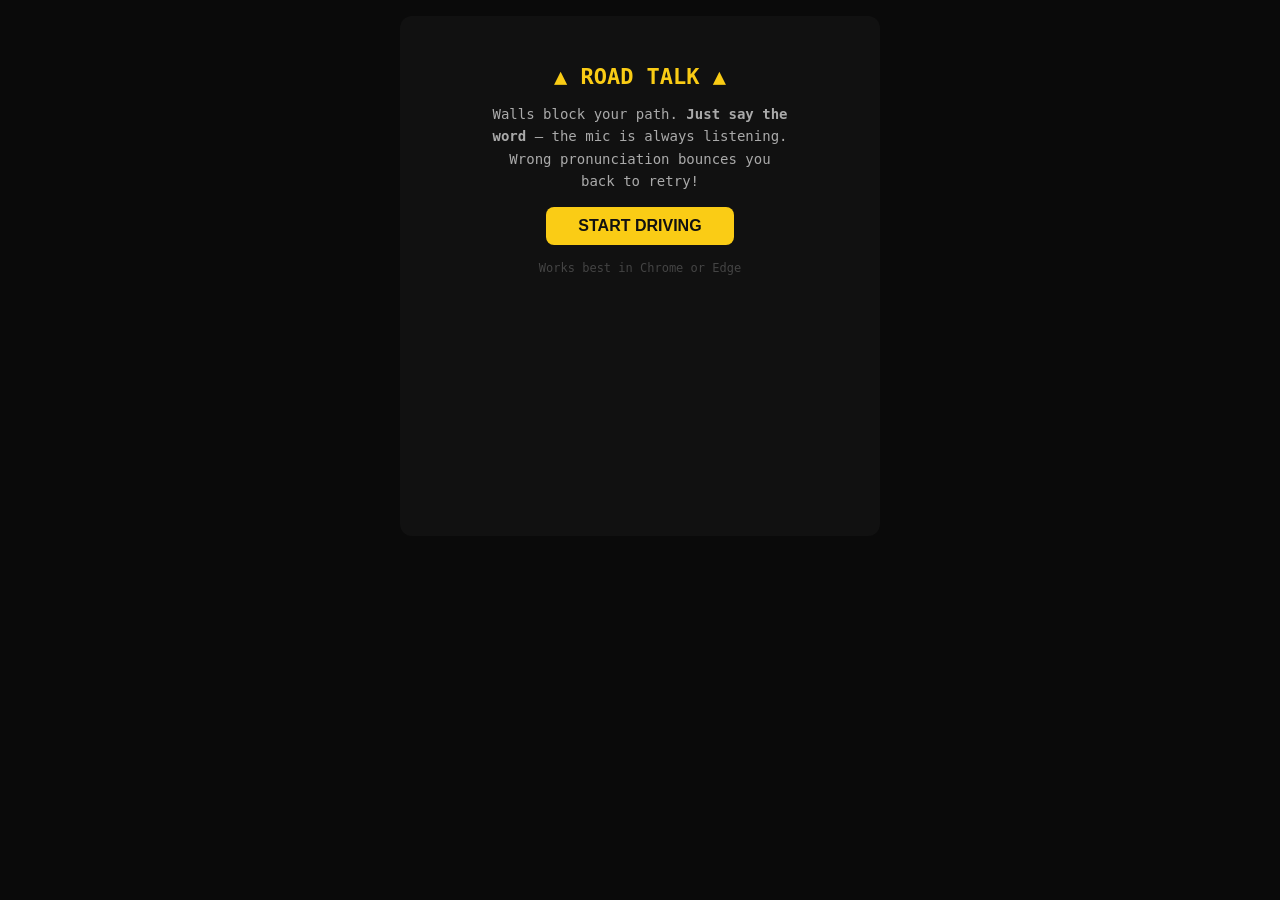
<file: road_talk.html>
<!DOCTYPE html>
<html lang="en">
<head>
<meta charset="UTF-8">
<meta name="viewport" content="width=device-width, initial-scale=1.0">
<title>Road Talk</title>
<style>
  * { box-sizing: border-box; margin: 0; padding: 0; }
  body { background: #0a0a0a; display: flex; justify-content: center; align-items: flex-start; min-height: 100vh; padding: 1rem; font-family: monospace; }
  #game { font-family: monospace; background: #111; color: #eee; min-height: 520px; display: flex; flex-direction: column; align-items: center; padding: 1rem; border-radius: 12px; width: 100%; max-width: 480px; user-select: none; }
  #score-bar { display: flex; justify-content: space-between; width: 100%; max-width: 420px; font-size: 13px; color: #aaa; margin-bottom: 4px; }
  #canvas-wrap { position: relative; width: 100%; max-width: 420px; }
  #road { width: 100%; font-size: 13px; line-height: 1.38; letter-spacing: 0.04em; white-space: pre; color: #ddd; background: #111; border-radius: 6px; overflow: hidden; }
  #hud { position: absolute; bottom: 8px; left: 50%; transform: translateX(-50%); display: flex; flex-direction: column; align-items: center; gap: 4px; width: 100%; pointer-events: none; }
  #word-box { background: rgba(0,0,0,0.82); border: 1.5px solid #facc15; border-radius: 6px; padding: 4px 18px; font-size: 22px; font-weight: 700; letter-spacing: 2px; color: #facc15; min-width: 120px; text-align: center; }
  #hint { font-size: 12px; color: #666; min-height: 16px; }
  #feedback { font-size: 13px; color: #aaa; min-height: 18px; text-align: center; max-width: 340px; }
  #heard-display { font-size: 11px; color: #444; min-height: 15px; font-style: italic; display: none; }
  #transcript-bar { width: 100%; max-width: 420px; background: #1a1a1a; border: 1px solid #333; border-radius: 8px; padding: 8px 14px; margin-top: 8px; display: flex; flex-direction: column; gap: 3px; }
  #transcript-label { font-size: 10px; color: #555; text-transform: uppercase; letter-spacing: 1px; }
  #transcript-text { font-size: 15px; color: #facc15; min-height: 22px; font-style: italic; letter-spacing: 0.5px; transition: color 0.2s; }
  #transcript-text.match { color: #22c55e; }
  #transcript-text.no-match { color: #ef4444; }
  #mic-status { font-size: 11px; display: flex; align-items: center; gap: 5px; color: #555; }
  #mic-dot { width: 7px; height: 7px; border-radius: 50%; background: #333; display: inline-block; transition: background 0.2s; }
  #mic-dot.on { background: #22c55e; animation: blink 1.2s infinite; }
  #mic-dot.hearing { background: #facc15; animation: blink 0.4s infinite; }
  @keyframes blink { 0%,100%{opacity:1} 50%{opacity:0.3} }
  .screen { display: flex; flex-direction: column; align-items: center; gap: 14px; padding: 2rem 1rem; }
  .screen h2 { font-size: 22px; color: #facc15; }
  .screen p { font-size: 14px; color: #aaa; text-align: center; max-width: 300px; line-height: 1.6; }
  .action-btn { background: #facc15; color: #111; border: none; border-radius: 8px; padding: 10px 32px; font-size: 16px; font-weight: 700; cursor: pointer; }
  #bounce-bar { width: 100%; max-width: 420px; height: 5px; background: #222; border-radius: 3px; margin-bottom: 4px; overflow: hidden; }
  #bounce-fill { height: 100%; width: 0%; background: #ef4444; border-radius: 3px; transition: width 0.08s; }
  #debug-panel { width: 100%; max-width: 420px; background: #0d0d0d; border: 1px solid #222; border-radius: 6px; padding: 8px 12px; font-size: 11px; color: #555; margin-top: 6px; display: none; }
  #debug-panel.visible { display: block; }
  #debug-log { max-height: 80px; overflow-y: auto; line-height: 1.5; }
</style>
</head>
<body>
<div id="game">
  <div class="screen" id="start-screen">
    <h2>&#9650; ROAD TALK &#9650;</h2>
    <p>Walls block your path. <strong>Just say the word</strong> — the mic is always listening. Wrong pronunciation bounces you back to retry!</p>
    <button class="action-btn" id="start-btn">START DRIVING</button>
    <p style="font-size:12px;color:#444;">Works best in Chrome or Edge</p>
  </div>
</div>

<script>
// ── Phonetic helpers ──────────────────────────────────────────────────────────

function soundex(s) {
  s = s.toUpperCase().replace(/[^A-Z]/g,'');
  if (!s) return '';
  const map = {B:1,F:1,P:1,V:1,C:2,G:2,J:2,K:2,Q:2,S:2,X:2,Z:2,D:3,T:3,L:4,M:5,N:5,R:6};
  let code = s[0];
  let prev = map[s[0]] || 0;
  for (let i = 1; i < s.length && code.length < 4; i++) {
    const c = map[s[i]];
    if (c && c !== prev) { code += c; }
    prev = c || 0;
  }
  return code.padEnd(4,'0');
}

function editDistance(a, b) {
  const m = a.length, n = b.length;
  const dp = Array.from({length:m+1}, (_,i) => Array.from({length:n+1}, (_,j) => i||j));
  for (let i=1;i<=m;i++) for (let j=1;j<=n;j++)
    dp[i][j] = a[i-1]===b[j-1] ? dp[i-1][j-1] : 1+Math.min(dp[i-1][j],dp[i][j-1],dp[i-1][j-1]);
  return dp[m][n];
}

// Strip silent letters / normalize to phonetic spelling
function phonetize(word) {
  return word.toLowerCase()
    .replace(/wr/g,'r').replace(/kn/g,'n').replace(/gn/g,'n')
    .replace(/mb$/,'m').replace(/bt$/,'t')
    .replace(/gh/g,'').replace(/ph/g,'f')
    .replace(/ck/g,'k').replace(/qu/g,'kw')
    .replace(/x/g,'ks').replace(/ce/g,'se').replace(/ci/g,'si')
    .replace(/tion/g,'shun').replace(/sion/g,'zhun')
    .replace(/ea/g,'ee').replace(/oa/g,'oh')
    .replace(/[aeiou]+/g,'a') // collapse vowels for consonant skeleton matching
    .replace(/(.)\1+/g,'$1'); // collapse repeated chars
}

function isMatch(heard, wordObj) {
  const alts = wordObj.alts;
  const target = wordObj.word.toLowerCase();
  
  for (let raw of heard) {
    const h = raw.toLowerCase().trim();
    
    // 1. Exact or substring match against any alt
    if (alts.some(a => h === a || h.includes(a) || a.includes(h))) return true;
    
    // 2. Exact target match
    if (h === target) return true;
    
    // 3. Soundex match against target and alts
    const hSdx = soundex(h);
    if (hSdx === soundex(target)) return true;
    if (alts.some(a => hSdx === soundex(a))) return true;
    
    // 4. Phonetic skeleton edit distance (very forgiving)
    const hPhone = phonetize(h);
    const tPhone = phonetize(target);
    const maxLen = Math.max(hPhone.length, tPhone.length);
    if (maxLen > 0 && editDistance(hPhone, tPhone) / maxLen < 0.45) return true;
    
    // 5. Edit distance on raw strings (catch near-misses)
    const rawMax = Math.max(h.length, target.length);
    if (rawMax > 0 && editDistance(h, target) / rawMax < 0.4) return true;
    
    // 6. Check each alt with edit distance
    for (let a of alts) {
      const altMax = Math.max(h.length, a.length);
      if (altMax > 0 && editDistance(h, a) / altMax < 0.4) return true;
    }
    
    // 7. First syllable match (user might trail off)
    const firstSyl = target.slice(0, Math.ceil(target.length * 0.55));
    if (h.startsWith(firstSyl) || firstSyl.startsWith(h.slice(0, firstSyl.length))) {
      if (h.length >= 3) return true;
    }
  }
  return false;
}

// ── Word list ─────────────────────────────────────────────────────────────────

const WORDS = [
  {word:'COLONEL',    phonetic:'KUR-nel',       alts:['colonel','kernel','kurnel','kernal','colonel']},
  {word:'CHOIR',      phonetic:'KWY-er',        alts:['choir','kwire','quire','kwyrer','kwier','wire']},
  {word:'YACHT',      phonetic:'YOT',           alts:['yacht','yot','yott','yat']},
  {word:'PSEUDONYM',  phonetic:'SOO-do-nim',    alts:['pseudonym','sudonim','soudonim','soodonym','sudonim','soo-do-nim']},
  {word:'WEDNESDAY',  phonetic:'WENZ-day',      alts:['wednesday','wendsday','wensday','wenzday','wednezday']},
  {word:'QUEUE',      phonetic:'KYOO',          alts:['queue','cue','kyoo','q','kyu','que']},
  {word:'PHLEGM',     phonetic:'FLEM',          alts:['phlegm','flem','flemm','phlem','flehm','phlem']},
  {word:'KNIFE',      phonetic:'NYF',           alts:['knife','nife','nyfe','knif']},
  {word:'SUBTLE',     phonetic:'SUT-ul',        alts:['subtle','suttul','suttle','sutull','suttle','suttle']},
  {word:'RECEIPT',    phonetic:'re-SEET',       alts:['receipt','reseet','reseit','receet','reciept']},
  {word:'CHAOS',      phonetic:'KAY-os',        alts:['chaos','kayos','kaios','cayos','kaos']},
  {word:'ISLAND',     phonetic:'EYE-land',      alts:['island','iland','eyeland','iyland','ayland']},
  {word:'SWORD',      phonetic:'SORD',          alts:['sword','sord','soord','soard']},
  {word:'DEBT',       phonetic:'DET',           alts:['debt','det','dett','dett']},
  {word:'SALMON',     phonetic:'SAM-un',        alts:['salmon','samun','samon','sammon','samen']},
  {word:'MISCHIEVOUS',phonetic:'MIS-chiv-us',   alts:['mischievous','mischivous','mischivious','mischevious','mischievus','mischivus']},
  {word:'WORCESTERSHIRE',phonetic:'WUS-ter-sheer',alts:['worcestershire','worcester','wustersher','wustershire','wostershire','woostershire','wustersheer']},
  {word:'PARLIAMENT', phonetic:'PAR-li-ment',   alts:['parliament','parliment','parlement','parlamentt','parlamente']},
  {word:'FEBRUARY',   phonetic:'FEB-roo-er-ee', alts:['february','feburary','febuary','februay','febrooary']},
  {word:'LIBRARY',    phonetic:'LY-brer-ee',    alts:['library','libary','liberry','librairy','libery']},
  {word:'CONSCIENCE', phonetic:'KON-shuns',     alts:['conscience','konshuns','conshuns','conscious','konshience']},
  {word:'HYPERBOLE',  phonetic:'hy-PER-bo-lee', alts:['hyperbole','hyperboly','hyperbolee','hiperbolee','hi-per-bo-lee']},
  {word:'ANEMONE',    phonetic:'a-NEM-o-nee',   alts:['anemone','anemonee','anemony','enemone','anemonee']},
  {word:'ENTREPRENEUR',phonetic:'on-tre-pre-NUR',alts:['entrepreneur','ontrepreneur','entrepeneur','entrepreneurr','on-tre-pre-ner']},
];

// ── Game state ────────────────────────────────────────────────────────────────

const ROAD_W=42,ROAD_H=20,LANE_LEFT=12,LANE_RIGHT=29,CAR_COL=18,CAR_ROW=15,BOUNCE_DIST=6;

let state='start', score=0, lives=3, speed=1;
let wallY=-3, wallActive=false, wallWord=null, wallFrozenAt=null;
let carAnim=0, rafId=null, lastTime=0;
let feedback='', feedbackTimer=0;
let passAnim=0, bounceAnim=0, bounceDist=0;
let recognition=null, micOn=false, hearing=false;
let debugLines=[];

function dbg(msg) {
  debugLines.unshift(msg);
  if (debugLines.length>8) debugLines.pop();
  const el = document.getElementById('debug-log');
  if (el) el.innerHTML = debugLines.map(l=>`<div>${l}</div>`).join('');
}

// ── Rendering ─────────────────────────────────────────────────────────────────

function buildRoad() {
  const wr = wallFrozenAt!==null ? wallFrozenAt : Math.round(wallY);
  let rows=[];
  for (let r=0;r<ROAD_H;r++) {
    let row=Array(ROAD_W).fill(' ');
    for (let c=0;c<ROAD_W;c++) {
      if (c<LANE_LEFT-1) row[c]='/';
      else if (c>LANE_RIGHT+1) row[c]='\\';
    }
    row[LANE_LEFT-1]='|'; row[LANE_RIGHT+1]='|';
    if ((r+Math.floor(carAnim))%4<2) row[Math.floor((LANE_LEFT+LANE_RIGHT)/2)]=':';

    if (wallActive && wallWord) {
      if (r===wr && wr>=0 && wr<ROAD_H) {
        if (passAnim>0) { for(let c=LANE_LEFT;c<=LANE_RIGHT;c++) row[c]=' '; }
        else { for(let c=LANE_LEFT;c<=LANE_RIGHT;c++) row[c]='#'; }
      }
      if (passAnim<=0 && r===wr+1 && wr+1>=0 && wr+1<ROAD_H) {
        let w=wallWord.word;
        let start=Math.floor((LANE_LEFT+LANE_RIGHT)/2-w.length/2);
        for(let i=0;i<w.length;i++) if(start+i<=LANE_RIGHT) row[start+i]=w[i];
        for(let c=LANE_LEFT;c<start;c++) row[c]='=';
        for(let c=start+w.length;c<=LANE_RIGHT;c++) row[c]='=';
      }
      if (passAnim<=0 && r===wr+2 && wr+2>=0 && wr+2<ROAD_H) {
        for(let c=LANE_LEFT;c<=LANE_RIGHT;c++) row[c]='#';
      }
    }

    let carRowOffset = bounceAnim>0 ? Math.round(bounceDist) : 0;
    let cr=CAR_ROW+carRowOffset;
    if (r===cr) { let car=[' ','[','=','=','=',']',' ']; for(let i=0;i<car.length;i++) row[CAR_COL-1+i]=car[i]; }
    if (r===cr-1) { row[CAR_COL]='/';row[CAR_COL+1]='~';row[CAR_COL+2]='^';row[CAR_COL+3]='~';row[CAR_COL+4]='\\'; }
    if (r===cr+1) { row[CAR_COL+1]='O';row[CAR_COL+3]='O'; }
    rows.push(row.join(''));
  }
  return rows.join('\n');
}

function render() {
  const get = id => document.getElementById(id);
  if (!get('road')) return;
  get('road').textContent = buildRoad();
  get('word-box').textContent = wallActive&&wallWord ? wallWord.word : '...';
  get('hint').textContent = wallActive&&wallWord ? '/'+wallWord.phonetic+'/' : '';
  get('feedback').textContent = feedback;
  let ld='';
  for(let i=0;i<lives;i++) ld+='♥ ';
  for(let i=lives;i<3;i++) ld+='♡ ';
  get('lives-disp').textContent = ld+'  Score: '+score;
  const dot=get('mic-dot');
  if (dot) dot.className = hearing?'hearing':micOn?'on':'';
  const micLabel=get('mic-label');
  if (micLabel) micLabel.textContent = hearing?'hearing...':micOn?'listening...':'mic off';
  let pct = bounceAnim>0 ? Math.min(100,(bounceDist/BOUNCE_DIST)*100) : 0;
  const bf=get('bounce-fill'); if(bf) bf.style.width=pct+'%';
}

// ── Game logic ────────────────────────────────────────────────────────────────

function spawnWall(reuse) {
  wallY=-3; wallFrozenAt=null;
  if (!reuse) wallWord=WORDS[Math.floor(Math.random()*WORDS.length)];
  wallActive=true; passAnim=0; bounceAnim=0; bounceDist=0;
  dbg('New word: '+wallWord.word);
}

function initGame() {
  score=0;lives=3;speed=1;
  wallActive=false;wallWord=null;wallFrozenAt=null;
  carAnim=0;feedback='';feedbackTimer=0;
  passAnim=0;bounceAnim=0;bounceDist=0;
  setTimeout(spawnWall,400);
}

function triggerBounce(msg) {
  wallFrozenAt=Math.round(wallY);
  bounceAnim=0.75; bounceDist=0;
  feedback=msg||'Wrong! Try again!';
  feedbackTimer=2.5;
  setTimeout(()=>{ if(state==='playing') spawnWall(true); },800);
}

function triggerPass() {
  feedback='✓ Correct!'; feedbackTimer=1.5;
  passAnim=0.55; wallFrozenAt=Math.round(wallY);
}

function gameStep(dt) {
  if (state!=='playing') return;
  feedbackTimer-=dt; if(feedbackTimer<=0) feedback='';

  if (bounceAnim>0) {
    bounceAnim-=dt;
    let p=1-(bounceAnim/0.75);
    bounceDist=BOUNCE_DIST*Math.sin(Math.PI*p);
    if (bounceAnim<=0){bounceAnim=0;bounceDist=0;wallFrozenAt=null;}
    carAnim+=dt*speed*6; render(); return;
  }

  if (passAnim>0) {
    passAnim-=dt; wallY+=speed*dt*10;
    if (passAnim<=0) {
      passAnim=0; wallActive=false;
      score++; speed=1+score*0.07;
      setTimeout(spawnWall,500);
    }
    carAnim+=dt*speed*6; render(); return;
  }

  if (wallActive) {
    wallY+=speed*dt*7;
    if (wallY>=CAR_ROW-2) triggerBounce('Too slow! Try again!');
  }

  carAnim+=dt*speed*6;
  render();
}

function endGame() {
  state='over'; stopMic();
  const g=document.getElementById('game');
  g.innerHTML=`<div class="screen">
    <h2>GAME OVER</h2>
    <div style="font-size:32px;color:#facc15;">Score: ${score}</div>
    <div style="font-size:14px;color:#aaa;margin-bottom:8px;">Keep practicing those tricky words!</div>
    <button class="action-btn" id="restart-btn">PLAY AGAIN</button>
  </div>`;
  document.getElementById('restart-btn').onclick=startGame;
}

// ── Speech recognition ────────────────────────────────────────────────────────

function checkPronunciation(heard) {
  dbg('Heard: '+heard.join(' | '));
  if (!wallWord||!wallActive||bounceAnim>0||passAnim>0) return;
  
  // Legacy small display (hidden but kept)
  const heardDisplay=document.getElementById('heard-display');
  if(heardDisplay) heardDisplay.textContent='heard: "'+heard[0]+'"';

  // New prominent transcript bar
  const tt=document.getElementById('transcript-text');
  if(tt) {
    tt.textContent = '"' + heard[0] + '"';
    tt.className = '';
  }

  if (isMatch(heard, wallWord)) {
    dbg('✓ MATCH');
    if(tt) { tt.className='match'; tt.textContent='"'+heard[0]+'" ✓'; }
    triggerPass();
  } else {
    dbg('✗ no match');
    if(tt) { tt.className='no-match'; tt.textContent='"'+heard[0]+'" ✗ — try again'; }
    triggerBounce('Heard: "'+heard[0]+'" — try again!');
  }
}

function startMic() {
  const SR=window.SpeechRecognition||window.webkitSpeechRecognition;
  if (!SR) { feedback='Speech not supported — use Chrome or Edge.'; feedbackTimer=8; return; }

  function listen() {
    if (state!=='playing') return;
    recognition=new SR();
    recognition.lang='en-US';
    recognition.interimResults=false;
    recognition.maxAlternatives=8;
    recognition.continuous=false;
    recognition.onstart=()=>{ micOn=true; hearing=true; const tt=document.getElementById('transcript-text'); if(tt&&tt.textContent==='waiting for speech…') tt.textContent='🎤 listening…'; };
    recognition.onsoundstart=()=>{ hearing=true; const tt=document.getElementById('transcript-text'); if(tt){tt.className='';tt.textContent='🎤 hearing you…';} };
    recognition.onsoundend=()=>{ hearing=false; };
    recognition.onresult=(e)=>{
      let heard=[];
      for(let i=0;i<e.results[0].length;i++) heard.push(e.results[0][i].transcript.toLowerCase().trim());
      checkPronunciation(heard);
    };
    recognition.onerror=(e)=>{ dbg('mic error: '+e.error); micOn=false; hearing=false; setTimeout(listen,400); };
    recognition.onend=()=>{ hearing=false; if(state==='playing') setTimeout(listen,120); };
    try { recognition.start(); } catch(e){ setTimeout(listen,400); }
  }
  listen();
}

function stopMic() {
  if(recognition){ try{recognition.abort();}catch(e){} recognition=null; }
  micOn=false; hearing=false;
}

// ── Start / restart ───────────────────────────────────────────────────────────

function startGame() {
  const g=document.getElementById('game');
  g.innerHTML=`
    <div id="score-bar"><span id="lives-disp">♥ ♥ ♥   Score: 0</span><span style="color:#444">ROAD TALK</span></div>
    <div id="bounce-bar"><div id="bounce-fill"></div></div>
    <div id="canvas-wrap">
      <pre id="road"></pre>
      <div id="hud">
        <div id="word-box">...</div>
        <div id="hint"></div>
        <div id="feedback"></div>
        <div id="heard-display"></div>
        <div id="mic-status"><span id="mic-dot"></span><span id="mic-label">starting...</span></div>
      </div>
    </div>
    <div id="transcript-bar">
      <div id="transcript-label">🎤 You said</div>
      <div id="transcript-text">waiting for speech…</div>
    </div>
    <div id="debug-panel"><div id="debug-log"></div></div>`;

  // Toggle debug with D key
  document.onkeydown=(e)=>{ if(e.key==='d'||e.key==='D'){ const dp=document.getElementById('debug-panel'); if(dp) dp.classList.toggle('visible'); }};

  state='playing';
  initGame();
  startMic();
  lastTime=performance.now();
  if(rafId) cancelAnimationFrame(rafId);
  function loop(ts) {
    if(state!=='playing') return;
    let dt=Math.min((ts-lastTime)/1000,0.1);
    lastTime=ts; gameStep(dt);
    rafId=requestAnimationFrame(loop);
  }
  rafId=requestAnimationFrame(loop);
}

document.getElementById('start-btn').onclick=startGame;
</script>
</body>
</html>
</file>
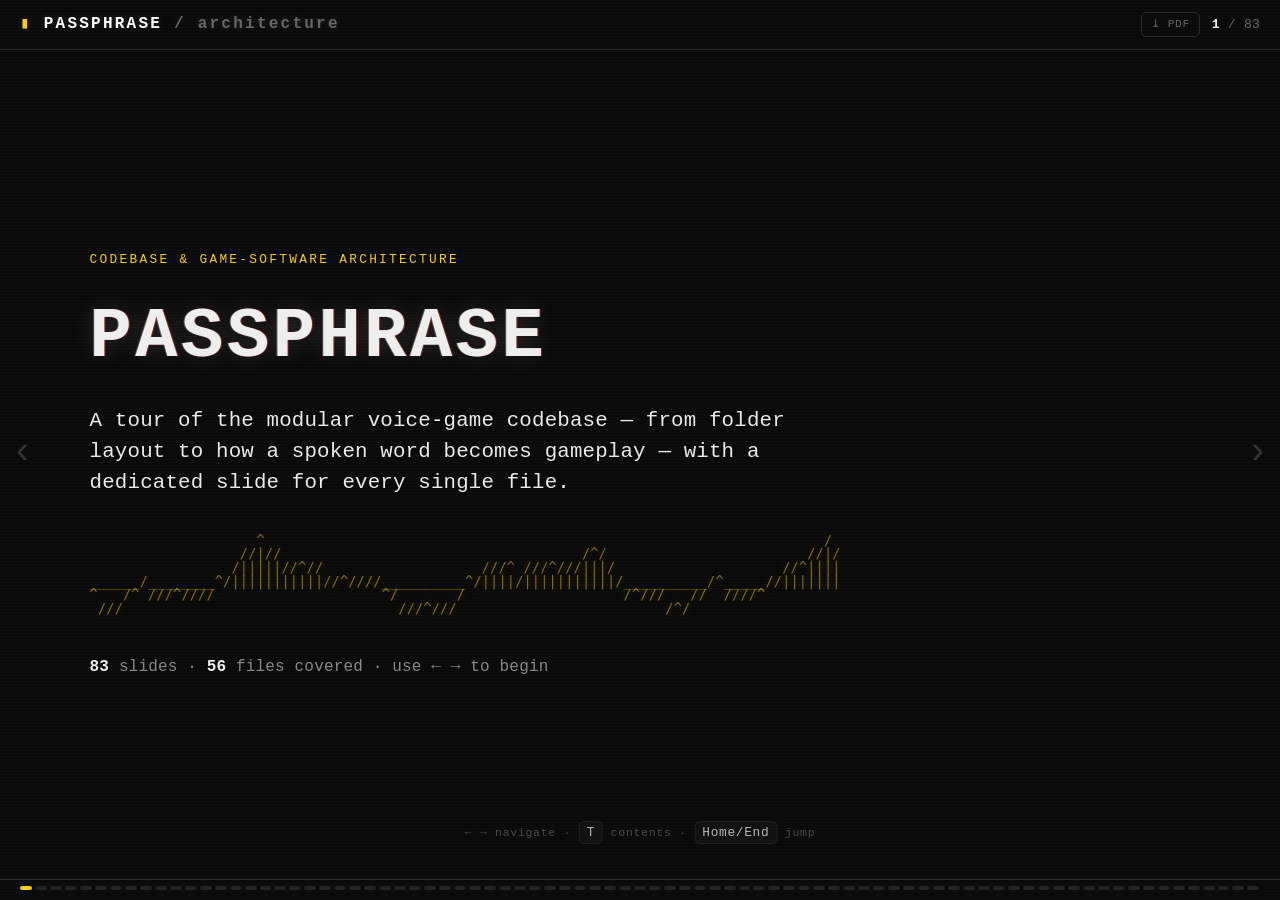
<file: documentation/passphrase-architecture-deck.html>
<!doctype html>
<html lang="en">
<head>
<meta charset="utf-8" />
<meta name="viewport" content="width=device-width, initial-scale=1" />
<title>PASSPHRASE · Architecture Deck</title>
<style>
  :root{
    color-scheme: dark;
    --bg:#0a0a0a; --panel:#111111; --ink:#eeeeee; --muted:#888888; --dim:#666666;
    --line:#2a2a2a; --yellow:#facc15; --green:#22c55e; --red:#ef4444; --cyan:#8be9fd; --pink:#f472b6;
    --mono: ui-monospace, SFMono-Regular, Menlo, Consolas, "Liberation Mono", monospace;
  }
  *,*::before,*::after{box-sizing:border-box}
  html,body{margin:0;height:100%}
  body{
    background:var(--bg); color:var(--ink); font-family:var(--mono);
    line-height:1.5; overflow:hidden; letter-spacing:0.01em;
  }
  /* faint scanlines echoing the game CRT feel */
  body::after{
    content:""; position:fixed; inset:0; z-index:60; pointer-events:none;
    background:repeating-linear-gradient(to bottom, rgba(255,255,255,0.02) 0 1px, transparent 1px 3px);
    mix-blend-mode:screen; opacity:0.5;
  }
  #app{position:fixed; inset:0; display:flex; flex-direction:column}
  /* top bar */
  header#bar{
    flex:none; display:grid; grid-template-columns:1fr auto 1fr; align-items:center;
    padding:12px 20px; border-bottom:1px solid var(--line);
    color:#fff; text-shadow:0 0 8px rgba(255,255,255,0.14);
  }
  #bar .brand{font-weight:700; letter-spacing:0.14em}
  #bar .brand b{color:var(--yellow)}
  #bar .section-tag{justify-self:center; color:var(--muted); font-size:0.8rem; letter-spacing:0.08em; text-transform:uppercase}
  #bar .counter{justify-self:end; display:flex; align-items:center; gap:12px; color:var(--dim); font-size:0.82rem}
  #bar .counter b{color:var(--ink)}
  #pdf-btn{font:inherit; font-size:0.7rem; letter-spacing:0.06em; color:var(--dim); background:transparent;
           border:1px solid var(--line); border-radius:5px; padding:3px 9px; cursor:pointer;
           transition:color 150ms, border-color 150ms}
  #pdf-btn:hover{color:var(--yellow); border-color:var(--yellow)}
  #pdf-btn:disabled{opacity:0.55; cursor:default; border-color:var(--line); color:var(--dim)}
  /* stage */
  #stage{flex:1; min-height:0; position:relative; overflow:hidden}
  .slide{
    position:absolute; inset:0; padding:min(6vh,54px) min(7vw,90px);
    overflow-y:auto; animation:fade 260ms ease both;
  }
  @keyframes fade{from{opacity:0; transform:translateY(6px)} to{opacity:1; transform:none}}
  .slide-inner{max-width:1180px; margin:0 auto; min-height:100%; display:flex; flex-direction:column; justify-content:center}
  /* progress rail */
  #rail{flex:none; display:flex; gap:3px; padding:6px 20px 10px; border-top:1px solid var(--line); overflow-x:auto}
  #rail .seg{flex:1; min-width:8px; height:4px; border-radius:2px; background:#222; cursor:pointer; transition:background 150ms}
  #rail .seg.done{background:#3a3a2a}
  #rail .seg.here{background:var(--yellow)}
  /* typography */
  h1{font-size:clamp(2rem,6vw,4.4rem); margin:0 0 .2em; letter-spacing:0.05em;
     text-shadow:1px 0 0 rgba(239,68,68,.5),-1px 0 0 rgba(255,255,255,.28),0 0 26px rgba(255,255,255,.14)}
  h2{font-size:clamp(1.3rem,3.4vw,2.3rem); margin:0 0 .5em; color:#fff; letter-spacing:0.03em}
  h3{font-size:1rem; color:var(--yellow); text-transform:uppercase; letter-spacing:0.1em; margin:0 0 .6em}
  p{margin:0 0 .8em; color:#dcdcdc; font-size:clamp(.92rem,1.5vw,1.08rem)}
  .lead{font-size:clamp(1rem,1.9vw,1.3rem); color:#eaeaea}
  .kicker{color:var(--yellow); letter-spacing:0.18em; text-transform:uppercase; font-size:.8rem; margin-bottom:1.2em}
  .muted{color:var(--muted)} .dim{color:var(--dim)}
  code, .chip{font-family:var(--mono)}
  code{color:var(--cyan)}
  .chips{display:flex; flex-wrap:wrap; gap:6px; margin:.2em 0 0}
  .chip{border:1px solid #334; background:rgba(139,233,253,.06); color:var(--cyan);
        padding:2px 8px; border-radius:5px; font-size:.82rem}
  ul.ticks{list-style:none; padding:0; margin:.2em 0}
  ul.ticks li{position:relative; padding-left:1.3em; margin:.35em 0; color:#dcdcdc}
  ul.ticks li::before{content:"›"; position:absolute; left:0; color:var(--yellow); font-weight:700}
  /* plain-terms callout */
  .plain{border-left:3px solid var(--yellow); background:rgba(250,204,21,.06);
         padding:.7em 1em; border-radius:0 6px 6px 0; margin:.2em 0 0}
  .plain .lbl{display:block; color:var(--yellow); font-size:.72rem; letter-spacing:.14em; text-transform:uppercase; margin-bottom:.25em}
  .plain p{margin:0; color:#f3eccf}
  /* file slide layout */
  .file-head{display:flex; flex-wrap:wrap; align-items:center; gap:10px; margin-bottom:.2em}
  .path{font-size:clamp(1.05rem,2.4vw,1.7rem); color:#fff; font-weight:700}
  .path .dir{color:var(--dim)}
  .path .name{color:var(--yellow)}
  .badge{font-size:.68rem; letter-spacing:.08em; text-transform:uppercase; padding:3px 8px; border-radius:4px; border:1px solid}
  .badge.pure{color:var(--green); border-color:#1c4}
  .badge.service{color:var(--cyan); border-color:#268}
  .badge.ui{color:var(--pink); border-color:#835}
  .badge.data{color:#c4b5fd; border-color:#549}
  .badge.shell{color:#fca; border-color:#853}
  .badge.coord{color:var(--yellow); border-color:#872}
  .sub-tag{color:var(--muted); font-size:.78rem}
  .grid2{display:grid; grid-template-columns:1fr 1fr; gap:22px 34px; margin-top:.4em}
  @media(max-width:860px){.grid2{grid-template-columns:1fr}}
  .connects{margin-top:1em; color:var(--muted); font-size:.9rem}
  .connects b{color:#cfcfcf; font-weight:600}
  .connects code{color:var(--green)}
  /* section divider */
  .section-hero .num{color:var(--dim); letter-spacing:.2em}
  .filelist{display:flex; flex-wrap:wrap; gap:8px; margin-top:1em}
  .filelist .f{border:1px solid var(--line); border-radius:5px; padding:4px 10px; color:#cfcfcf; font-size:.85rem; background:#141414}
  .filelist .f b{color:var(--yellow)}
  .deepdive{margin-top:1.1em; border:1px solid var(--line); border-radius:8px; padding:1em 1.2em; background:#0e0e0e}
  .deepdive h3{color:var(--cyan)}
  /* diagrams */
  pre.ascii{font-family:var(--mono); white-space:pre; overflow-x:auto; color:#cfe; background:#0d0d0d;
            border:1px solid var(--line); border-radius:8px; padding:1em 1.2em; font-size:clamp(.62rem,1.15vw,.9rem); line-height:1.35}
  .flow{display:flex; flex-wrap:wrap; align-items:center; gap:10px; margin:.6em 0}
  .flow .node{border:1px solid #334; background:#111; border-radius:7px; padding:8px 12px; font-size:.86rem}
  .flow .node b{color:var(--yellow)} .flow .node span{color:var(--muted); display:block; font-size:.72rem}
  .flow .arr{color:var(--dim)}
  /* architecture map */
  .map{display:grid; grid-template-columns:repeat(4,1fr); gap:12px; margin-top:.6em}
  @media(max-width:860px){.map{grid-template-columns:repeat(2,1fr)}}
  .box{border:1px solid var(--line); border-radius:8px; padding:12px 14px; background:#101010; cursor:pointer;
       transition:border-color 150ms, transform 150ms, background 150ms}
  .box:hover{border-color:var(--yellow); transform:translateY(-2px); background:#151510}
  .box .t{color:#fff; font-weight:700; letter-spacing:.03em}
  .box .c{color:var(--dim); font-size:.72rem}
  .box .d{color:var(--muted); font-size:.82rem; margin-top:.25em}
  .box.wide{grid-column:1/-1; background:#0e0e0f}
  .box.coordbox{border-color:#7a5f12; background:#14120a}
  /* title waveform */
  #wave{color:rgba(250,204,21,.5); white-space:pre; font-size:clamp(.5rem,1.1vw,.85rem); line-height:1;
        margin:1.4em 0 0; text-shadow:0 0 10px rgba(250,204,21,.25); pointer-events:none; overflow:hidden}
  .title-meta{margin-top:1.6em; color:var(--muted)}
  .title-meta b{color:var(--ink)}
  /* legend */
  .legend{display:flex; flex-wrap:wrap; gap:10px 18px; margin-top:.6em}
  .legend .item{display:flex; align-items:center; gap:8px; font-size:.86rem; color:#cfcfcf}
  .keys{display:inline-block; border:1px solid var(--line); border-radius:5px; padding:1px 7px; color:#fff; background:#141414; font-size:.8rem}
  /* TOC overlay */
  #toc{position:fixed; inset:0; z-index:80; background:rgba(6,6,6,.94); display:none; padding:5vh 6vw; overflow-y:auto}
  #toc.open{display:block}
  #toc h2{color:var(--yellow)}
  #toc .cols{columns:2; column-gap:40px}
  @media(max-width:760px){#toc .cols{columns:1}}
  #toc a{display:block; color:#cfcfcf; text-decoration:none; padding:4px 0; break-inside:avoid; border-bottom:1px solid #191919}
  #toc a:hover{color:var(--yellow)}
  #toc a .n{color:var(--dim); margin-right:.6em}
  #toc .hint{color:var(--dim); margin-top:1em}
  /* nav buttons */
  .nav-btn{position:fixed; top:50%; transform:translateY(-50%); z-index:40; background:transparent; border:0;
           color:#333; font-size:2.4rem; cursor:pointer; padding:0 14px; transition:color 150ms}
  .nav-btn:hover{color:var(--yellow)}
  #prev{left:2px} #next{right:2px}
  .cover-badge{display:inline-block; border:1px solid var(--green); color:var(--green); border-radius:5px;
               padding:3px 10px; font-size:.85rem; margin-top:.4em}
  .hintbar{position:fixed; bottom:56px; left:50%; transform:translateX(-50%); z-index:30; color:var(--dim);
           font-size:.72rem; letter-spacing:.06em; opacity:.7}
</style>
</head>
<body>
<div id="app">
  <header id="bar">
    <div class="brand"><b>▮</b> PASSPHRASE <span class="dim">/ architecture</span></div>
    <div class="section-tag" id="sectionTag"></div>
    <div class="counter"><button id="pdf-btn" type="button" title="Download every slide as a PDF (one page per slide)">⤓ PDF</button><span><b id="cur">1</b> / <span id="total">1</span></span></div>
  </header>
  <div id="stage"></div>
  <div id="rail"></div>
</div>
<button class="nav-btn" id="prev" aria-label="Previous">‹</button>
<button class="nav-btn" id="next" aria-label="Next">›</button>
<div class="hintbar">← → navigate · <span class="keys">T</span> contents · <span class="keys">Home/End</span> jump</div>
<div id="toc"><h2>Contents</h2><div class="cols" id="tocList"></div><div class="hint">Press <span class="keys">T</span> or <span class="keys">Esc</span> to close · click any entry to jump.</div></div>

<script>
"use strict";

/* ============================================================================
   SUBSYSTEM SECTIONS + PER-FILE CONTENT
   Each section => one divider slide + one dedicated slide per file.
   ==========================================================================*/
const SECTIONS = [
  {
    name:"App shell", tag:"shell",
    purpose:"The static page, styling, sounds, tests, and docs the game is served from.",
    plain:"The stage, the paint, the sound library, and the instruction manual — everything around the game itself.",
    files:[
      {path:"index.html", layer:"shell",
       purpose:"The single HTML document: all DOM targets and z-ordered layers the game manipulates.",
       plain:"The empty stage — every place a piece of the game can appear is marked out here.",
       exports:["#game","#onboarding-screen","#timeline","#settings-panel","<script type=module>"],
       does:["Declares layers: onboarding, top HUD, waveform background, memory-phrase layer, level intro, the ASCII road timeline, echo + talk-back panels, transcript, game-over modal, settings drawer.",
             "Hosts the settings form (game-script editor + reset button, mode, lives, echo mode, TTS endpoint) and an empty dev-level-buttons bar the app fills at startup.",
             "Loads exactly one script: the ES-module entry point src/main.js."],
       connects:"Loaded styling from <b>styles/main.css</b>; boots <code>src/main.js</code>."},
      {path:"game-script.md", layer:"data",
       purpose:"The single source of truth for all game content: levels, rounds, phrases, per-level styling, and talk-back.",
       plain:"One text file anyone — even non-coders — can edit to change the whole game.",
       exports:["# Level","subtitle:","environment:","## Round","## Talkback","~ cue"],
       does:["'# Level' with 'subtitle:' / 'environment:' defines a level and its visual preset; '## Round' groups the phrases you must say (plain lines).",
             "'## Talkback' lists the level's random talk-back pool; a '~' line inside a round is a specific cue played after the phrase above it clears.",
             "Fetched at startup; the in-game 'game script' editor overrides it live (saved to localStorage) with a reset-to-file button."],
       connects:"Fetched by <code>content/gameScriptSource.js</code>; parsed by <code>content/targetPlan.js</code>."},
      {path:"styles/main.css", layer:"shell",
       purpose:"All visual styling, layout, color-coding, and keyframe animations (extracted from the monolith).",
       plain:"The look: dark cyberpunk theme, glowing text, layered panels, and smooth animations.",
       exports:[":root theme","road/fence/gate classes","keyframes: glitch, fire-flicker, refill"],
       does:["Dark monospace theme (#0a0a0a bg, Pexico-with-monospace-fallback), fixed HUD, full-screen centered ASCII road (z-1), waveform background (z-0, screen blend).",
             "Color-codes road parts via classes: .wall-word, .fence-wire, .gate-0..3, password-key / passport character states.",
             "Animations: level-intro glitch-out, game-over fire flicker, lives refill pulse, character pulse/glitch; responsive rules hide side panels below 760px."],
       connects:"Styles the DOM in <b>index.html</b>; class names are emitted by the renderers."},
      {path:"assets/audio/", layer:"shell",
       purpose:"The five self-contained audio files: looping theme (2 formats) + three one-shot SFX.",
       plain:"The soundtrack and sound effects — a moody loop plus three short stingers.",
       exports:["main_sound_theme.ogg","main_sound_theme.mp3","game_fx_wall_pass.wav","game_fx_respawn.wav","game_fx_level_failed.wav"],
       does:["main_sound_theme.ogg / .mp3 — looping background music with OGG-preferred, MP3-fallback sources.",
             "game_fx_wall_pass.wav (success), game_fx_respawn.wav (continue), game_fx_level_failed.wav (fail) — short cloned-per-trigger stingers.",
             "Fully local — the only optional network dependency in the whole app is the TTS endpoint used by talk-back."],
       connects:"Loaded + ducked by <code>audio/musicManager.js</code>."},
      {path:"tests/run-tests.mjs", layer:"shell",
       purpose:"Dependency-free Node test suite (45 assertions) covering pure logic across every subsystem.",
       plain:"An automated checklist that proves the game's logic works without ever opening a browser.",
       exports:["node tests/run-tests.mjs"],
       does:["Imports the real modules, feeds them mock DOM/streams/timers, and asserts behavior with node:assert — no framework, no browser.",
             "Covers content parsing, fuzzy matching, sequence/lives rules, level progression, audio buffer math, renderer geometry, echo policy, talk-back URL/reference logic, and config normalization.",
             "The safety net that lets the pure modules be refactored with confidence."],
       connects:"Exercises every <code>src/</code> subsystem; the browser-free contract in the READMEs makes this possible."},
      {path:"README.md", layer:"shell",
       purpose:"Top-level architecture overview, run/test instructions, and multi-developer guidance.",
       plain:"The front-door guide: how to run it, how it's organized, and how to change it safely.",
       exports:["Run","Architecture","Multi-Dev Guidance"],
       does:["Explains setup (python3 -m http.server), browser + mic requirements, and the test command.",
             "States the coordinator rule: passphraseApp.js owns cross-subsystem flow; runtime services never import each other.",
             "Lays out the parity contract with the root prototype and the 'boring, explicit module APIs' philosophy."],
       connects:"Describes <b>every</b> subsystem folder; paired with <code>src/README.md</code>."},
      {path:"src/README.md", layer:"shell",
       purpose:"Per-file source inventory and the dependency-direction rules for the src/ tree.",
       plain:"The table of contents for the code — one line on what each file is for.",
       exports:["file-by-file inventory","Dependency direction","Next extraction targets"],
       does:["Names every module with a one-to-two sentence responsibility.",
             "Codifies dependency direction: pure modules never import the app; runtime modules receive browser APIs and state snapshots as arguments.",
             "Lists remaining refactor targets — this deck is effectively its visual companion."],
       connects:"Indexes all of <code>src/</code>; expands on <b>README.md</b>."},
    ]
  },
  {
    name:"Entry & Coordinator", tag:"coord",
    purpose:"The bootstrap and the single conductor that wires every subsystem together.",
    plain:"The on-switch and the orchestra conductor — nothing plays until, and unless, this says so.",
    deepDive:{title:"The coordinator pattern",
      body:"passphraseApp.js is the only place allowed to cross subsystem boundaries. It owns the mutable game state (level, word index, deadline, lives) and calls pure helpers with plain-data snapshots (createRuleStateSnapshot / applyRuleState), then triggers side effects — sound, DOM, echo, talk-back — itself. Runtime services never import one another; they receive callbacks and getters. That is why the whole thing stays testable and refactorable."},
    files:[
      {path:"src/main.js", layer:"coord",
       purpose:"The entry point: loads the game script into the editor, then calls initPassphraseApp().",
       plain:"The light switch that turns the whole game on.",
       exports:["(bootstrap)"],
       does:["Awaits loadInitialScript() (from gameScriptSource), writes it into the settings editor, then calls initPassphraseApp() — which reads the script from that editor as usual.","Keeps the HTML's script tag trivial and gives the app one clear ignition point."],
       connects:"Uses <code>content/gameScriptSource.js</code>; calls <code>app/passphraseApp.js</code>."},
      {path:"src/app/passphraseApp.js", layer:"coord",
       purpose:"The central coordinator: owns game state and wires speech, UI, rules, renderers, audio, echo, and talk-back into one loop.",
       plain:"The conductor of the orchestra — it decides when each system plays based on what's happening in the game.",
       exports:["initPassphraseApp()"],
       does:["Creates DOM refs + reads config, instantiates every subsystem (speech service, music, echo, talk-back, visualizer, memory enemies), and holds the game-state variables.",
             "Implements the flow: processTranscriptText → catchWords / processSequenceText, startSequenceTimer, handleDeadline, failSequence, completeSequence, level transitions.",
             "Drives all rendering (renderSequenceStatus, renderTimeline, renderWordList, renderTranscript, renderGameOverScreen) and holds pure logic behind snapshot helpers."],
       connects:"Imports ~40 modules; the only file that coordinates side effects across subsystems."},
      {path:"src/app/actionBindings.js", layer:"coord",
       purpose:"Wires primary buttons, onboarding, and dev keyboard shortcuts to app handlers.",
       plain:"A receptionist that sends each button press or shortcut to the right part of the game.",
       exports:["bindActionEvents()"],
       does:["Binds Start / Stop / Clear, the onboarding Continue button, and Enter-to-start.",
             "Binds dev shortcuts: 1 / 2 (jump level), ] (complete current phrase), L (complete Level 1).",
             "Guards shortcuts when the user is typing in an input/textarea/select."],
       connects:"Called by <b>passphraseApp</b> with a handlers object; touches DOM from <code>ui/domRefs.js</code>."},
      {path:"src/app/controlBindings.js", layer:"coord",
       purpose:"Wires the settings-panel inputs to live game-behavior updates.",
       plain:"The control panel — turning a knob immediately feeds the change back into the game.",
       exports:["bindControlEvents()"],
       does:["Listens to ~17 settings inputs: words, mode, seconds, lives, retries, transcript source, fuzzy %, continue phrase, echo mode, all talk-back fields.",
             "Each change routes to explicit app callbacks: resetSequence, rebuild catch words, restart timers, re-render, toggle echo/talk-back systems.",
             "Keeps settings reactive without the app polling for changes."],
       connects:"Called by <b>passphraseApp</b>; reads via <code>ui/domRefs.js</code> readConfig."},
    ]
  },
  {
    name:"UI", tag:"ui",
    purpose:"DOM lookup, config normalization, and all user-facing view rendering.",
    plain:"Everything you see and read on screen — the menus, dashboards, checklists, and messages.",
    files:[
      {path:"src/ui/domRefs.js", layer:"data",
       purpose:"Centralizes DOM element lookup and validated config reading.",
       plain:"A contact list for on-screen elements, plus a reader for the current settings.",
       exports:["createDomRefs()","readConfig()"],
       does:["createDomRefs queries ~50 elements by id once and returns them as a named object.",
             "readConfig reads the settings inputs and returns a normalized config (clamped numbers, trimmed text, fuzzy % scaled to 0–1, sensible defaults)."],
       connects:"Used everywhere; the single source of DOM + settings for <b>passphraseApp</b> and both binding files."},
      {path:"src/ui/gameOver.js", layer:"ui",
       purpose:"Renders the game-over / continue screen.",
       plain:"The screen that appears when you fail and tells you the phrase to say to continue.",
       exports:["renderGameOverScreen()"],
       does:["Shows/hides based on sequenceFailed + gameOverContinuing; toggles a 'confirmed' state when the continue phrase is accepted.",
             "Renders title, round counter, the imitation phrase to speak, and drives the fire animation. Sequence-mode only."],
       connects:"Called from <b>passphraseApp</b>; fire frames come from <code>renderers/ascii/roadScene.js</code>."},
      {path:"src/ui/hud.js", layer:"ui",
       purpose:"Renders the heads-up display: level titles, score, lives/retries, and sequence status text.",
       plain:"The dashboard — your progress, score, remaining lives, and what to say next.",
       exports:["renderLevelStatus()","renderScoreDisplay()","renderLivesDisplay()","renderSequenceStatusText()"],
       does:["Score = caught words (catch) or word index + Level-1 carry-over (sequence).",
             "Lives shown as ♥ / ♡ hearts with a retries counter and a 'refilled' pulse.",
             "Sequence status is a multi-line summary: state, level, deadline, next word, lives left."],
       connects:"Called by <b>passphraseApp</b> render passes; data only, no game logic."},
      {path:"src/ui/levelIntro.js", layer:"ui",
       purpose:"Controller that animates the level intro card in and out.",
       plain:"The title card that flashes a level's name for two seconds, then glitches away.",
       exports:["createLevelIntroController()"],
       does:["show(level) displays name + subtitle, holds ~1800ms, then plays a 420ms glitch-out.",
             "Fires onComplete (begin gameplay) and exposes clear() to cancel pending timers."],
       connects:"Owned by <b>passphraseApp</b>; onComplete begins the active level."},
      {path:"src/ui/onboarding.js", layer:"pure",
       purpose:"Renders the two-step onboarding and validates spoken start commands.",
       plain:"The tutorial screen — and it recognizes when you say “start” to begin.",
       exports:["showOnboardingStep()","hideOnboarding()","normalizeVoiceCommand()","isStartCommand()"],
       does:["showOnboardingStep swaps intro → instructions and adapts the button to speech support.",
             "normalizeVoiceCommand lowercases/strips punctuation; isStartCommand detects 'start' / 'start game'."],
       connects:"Used by <b>passphraseApp</b> + the recognition flow to allow a hands-free start."},
      {path:"src/ui/settingsPanel.js", layer:"ui",
       purpose:"Opens/closes the settings drawer.",
       plain:"The light switch for the settings menu.",
       exports:["openSettings()","closeSettings()"],
       does:["Toggles the 'open' class on the backdrop + panel and flips aria-hidden for accessibility."],
       connects:"Called from the control/action bindings via <b>passphraseApp</b>."},
      {path:"src/ui/transcript.js", layer:"ui",
       purpose:"Renders what the player said, highlighting target words.",
       plain:"A live caption of your speech with the important words lit up.",
       exports:["renderTranscript()","renderTranscriptInto()"],
       does:["Builds a DOM tree by regex-matching target words (longest-first, word-boundary, case-insensitive).",
             "Matches get a 'hit' color class; renders to both the main transcript and the game-over transcript."],
       connects:"Called by <b>passphraseApp</b>; uses its colorSpan + escapeRegExp helpers."},
      {path:"src/ui/wordList.js", layer:"ui",
       purpose:"Renders the hierarchical checklist of target words grouped by level and round.",
       plain:"A checklist showing which words you've cleared and which one is next.",
       exports:["renderWordList()"],
       does:["Groups entries under level + round headings, inserting a heading only when the key changes.",
             "Marks caught words (line-through), the current word (› prefix), and a failed word."],
       connects:"Called by <b>passphraseApp</b>; entries come from <code>content/levelCatalog.js</code>."},
    ]
  },
  {
    name:"Speech", tag:"speech",
    purpose:"Wraps the Web Speech API lifecycle and turns recognition events into game input.",
    plain:"The ears of the game — turning the microphone on, listening, and passing along what it heard.",
    files:[
      {path:"src/speech/speechService.js", layer:"service",
       purpose:"Wraps window.SpeechRecognition and manages its start/stop lifecycle.",
       plain:"The microphone driver — it turns listening on and off and reports its state.",
       exports:["createSpeechService()"],
       does:["Detects SpeechRecognition / webkitSpeechRecognition; configures continuous + interim results.",
             "Exposes start / stop / ensureRecognition / isSupported / isListening and delegates onStart/onEnd/onError/onResult to injected callbacks."],
       connects:"Callbacks built by <code>speech/recognitionFlow.js</code>; owned by <b>passphraseApp</b>."},
      {path:"src/speech/recognitionFlow.js", layer:"service",
       purpose:"Builds the result handler and lifecycle callbacks that plug recognition into the game.",
       plain:"The translator-dispatcher: it hears the words and decides what the game should do.",
       exports:["createRecognitionResultHandler()","createSpeechServiceCallbacks()"],
       does:["Result handler extracts final/interim text, routes it to processTranscriptText (or onboarding start), and re-renders.",
             "Callbacks sync recognition state, update status text, and start/stop the visualizer, echo, and talk-back on start/end."],
       connects:"Bridges <code>speechService.js</code> ↔ <b>passphraseApp</b>; uses recognitionResults + transcriptState."},
      {path:"src/speech/recognitionResults.js", layer:"pure",
       purpose:"Extracts final and interim text from Web Speech result events.",
       plain:"A subtitle extractor that pulls recognized words out of the browser's result objects.",
       exports:["collectFinalChunks()","collectLiveTranscript()"],
       does:["collectFinalChunks walks results from resultIndex, invoking a callback per finalized chunk.",
             "collectLiveTranscript concatenates interim + final text into one live string (respecting mid-result wipes)."],
       connects:"Pure helper called by <code>recognitionFlow.js</code>."},
      {path:"src/speech/transcriptState.js", layer:"pure",
       purpose:"In-memory store for final chunks and interim text, with wipe bookkeeping.",
       plain:"A notepad recording both what the mic confirmed and what it's still guessing.",
       exports:["createTranscriptState()"],
       does:["Tracks finalChunks[] and interimTranscript; methods appendFinal / setInterim / clear / getSelected(source).",
             "Records whether the transcript was wiped mid-recognition so results stay consistent."],
       connects:"Owned by <b>passphraseApp</b>; read by the recognition flow and matching."},
    ]
  },
  {
    name:"Matching", tag:"matching",
    purpose:"Forgiving speech-to-target matching: exact, speech-normalized, then fuzzy.",
    plain:"The judge of “close enough” — it understands you even if you say a word slightly wrong.",
    deepDive:{title:"How forgiving matching works",
      body:"Three tiers, cheapest first. (1) Exact word-boundary regex. (2) Speech-normalized regex — turns * into 'star', strips spoken punctuation. (3) For multi-word targets only, token-level edit distance over sliding windows, accepting a window at ≥ 78% similarity. Example: “i am not a rob” vs “I am not a robot” scores 0.8 → match."},
    files:[
      {path:"src/matching/matching.js", layer:"pure",
       purpose:"Tokenization + Levenshtein fuzzy matching with speech normalization and ordered search.",
       plain:"A forgiving recognizer: handles typos, mispronunciations, and spoken symbols like “star” for *.",
       exports:["textMatchesTarget()","findTargetEnd()","findOrderedMatchEnd()","normalizeSpokenTarget()","tokenEditDistance()","escapeRegExp()"],
       does:["Tokenizes text (words + apostrophes) with positions; tokenEditDistance is Levenshtein over token sequences.",
             "findTargetEnd tries exact → speech-normalized → fuzzy-sentence, returning the match end index (or -1).",
             "findOrderedMatchEnd advances a search cursor so sequence words must appear in order."],
       connects:"Called by <b>passphraseApp</b>, <code>game/catchMode.js</code>, and <code>game/sequenceText.js</code>."},
    ]
  },
  {
    name:"Content", tag:"content",
    purpose:"Turns the single game-script.md file into levels, rounds, phrases, style presets, and talk-back — and sources it at runtime.",
    plain:"Turns the one editable text file into the game's levels, look, and talk-back.",
    deepDive:{title:"game-script.md is the single source of content",
      body:"Nothing about the game's content is hardcoded in JavaScript any more. targetPlan.parseGameScript turns game-script.md into structured levels; levelCatalog is a thin query layer that re-reads it on each call (so edits apply live); environments maps each level's environment: to a visual preset; and gameScriptSource fetches the file and manages the localStorage dev override. Add a level by adding a '# Level' block — everything else follows from the file."},
    files:[
      {path:"src/content/targetPlan.js", layer:"data",
       purpose:"Parses game-script.md into structured levels (title, subtitle, environment, rounds, talk-back) plus a flat entry list.",
       plain:"Reads the game-script file and turns it into the levels and phrases the game uses.",
       exports:["parseGameScript()","parseTargetPlan()"],
       does:["parseGameScript emits levels with {id, name, subtitle, environment, rounds, entries, talkbackRandom, talkbackCues}; a '~' cue is anchored to the phrase directly above it.",
             "'## Talkback' lines and '~' cues are captured as talk-back — never as target phrases; parseTargetPlan is the flat-entry back-compat wrapper.",
             "Level 1 = border/immigration words; Level 2 = surveillance-satire phrases — all now living in the file, not in code."],
       connects:"Input from <code>gameScriptSource.js</code>; consumed by <code>content/levelCatalog.js</code> and <b>passphraseApp</b>."},
      {path:"src/content/levelCatalog.js", layer:"data",
       purpose:"A thin query layer over the parsed script: levels, per-level config, and level entries.",
       plain:"Looks up each level's name, style, and words from the current script.",
       exports:["createLevelCatalog()"],
       does:["Exposes getLevels() / getLevelConfig(id) / getLevelEntries(id), re-reading the parsed script on every call.",
             "Because it re-reads live, edits in the dev script editor take effect immediately — no restart, no rebuild."],
       connects:"Given a getScriptLevels() that calls <code>parseGameScript</code>; feeds HUD, word list, and the dev level buttons."},
      {path:"src/content/environments.js", layer:"data",
       purpose:"Defines the built-in visual style presets a level selects via its environment: line.",
       plain:"The catalogue of looks a level can choose from.",
       exports:["ENVIRONMENTS","resolveEnvironment()","ENVIRONMENT_BODY_CLASSES"],
       does:["Each preset maps an environment name to an avatar (passport / password-key), a <body> theme class, and whether the Level-2 memory-enemy swarm runs.",
             "resolveEnvironment falls back to the default (border-fence) look for an unknown value, so a typo in the script never breaks rendering."],
       connects:"Used by <b>passphraseApp</b> (environment application + avatar) and the ASCII renderers."},
      {path:"src/content/gameScriptSource.js", layer:"service",
       purpose:"Loads game-script.md at runtime and manages the localStorage dev override.",
       plain:"Fetches the game-script file and remembers your playtest edits.",
       exports:["loadInitialScript()","fetchFileScript()","saveScriptOverride()","clearScriptOverride()"],
       does:["loadInitialScript returns a saved override if present, else fetches game-script.md, else a tiny offline fallback (with a console warning).",
             "save/clearScriptOverride persist and reset the dev edit; reset-to-file re-fetches the committed script. Browser-only — kept out of the Node tests."],
       connects:"Called by <code>main.js</code> at boot and by <b>passphraseApp</b>'s persist / reset handlers."},
    ]
  },
  {
    name:"Game logic", tag:"game",
    purpose:"Pure, browser-free rules: matching consumption, sequence/lives state, and level progression.",
    plain:"The rulebook and referee — it knows the modes, tracks your progress, and decides win or lose.",
    deepDive:{title:"Catch mode vs sequence mode",
      body:"Catch mode: any target word you say gets collected — no order, no timer. Sequence mode comes in two flavors. Continuous: say words in order, multiple can advance in one utterance. Beat (rhythm/lives): one word per deadline — hit it to advance and refill, miss it to lose a life (lives) or fail instantly (rhythm)."},
    files:[
      {path:"src/game/rules.js", layer:"pure",
       purpose:"Core state transitions and win/lose logic for catch and sequence/beat modes.",
       plain:"The scorekeeper referee that applies the rules and updates your standing.",
       exports:["createInitialGameState()","handleBeatDeadline()","markCurrentWordCaught()","resetSequence()","acceptContinuePhrase()","recordCompletedPhrase()"],
       does:["Tracks word index, caught words, lives, retries, and beat completion as a plain state object.",
             "handleBeatDeadline: if caught this beat → advance + refill; else lose a life (lives) or fail (rhythm).",
             "acceptContinuePhrase / resetSequence restore state after a game-over continue."],
       connects:"Pure; the app mutates copies via snapshot in/out. Imported by <code>sequenceText.js</code>."},
      {path:"src/game/catchMode.js", layer:"pure",
       purpose:"Consumes spoken text against the word list, collecting new matches only.",
       plain:"A word collector — it finds every target word you said, without caring about order.",
       exports:["consumeCatchText()"],
       does:["Tests each target against the text via an injected matcher and adds hits to a caught set.",
             "Returns {changed, caught}; changed flags whether new words were added."],
       connects:"Called by <b>passphraseApp</b>.catchWords with <code>matching.js</code> as the matcher."},
      {path:"src/game/sequenceText.js", layer:"pure",
       purpose:"Consumes text against the ordered sequence, advancing only on in-order matches.",
       plain:"A strict task tracker that makes you say words in the right order and won't let you skip ahead.",
       exports:["consumeSequenceText()","findSequenceSearchStart()"],
       does:["Advances a forward-only cursor past matched words so search always looks ahead.",
             "Beat modes set beatHit on first match per beat; continuous mode greedily matches consecutive words.",
             "Returns {changed, completed, beatHit, completedPhrases}."],
       connects:"Called by <b>passphraseApp</b>.processSequenceText; uses <code>rules.js</code> + injected findWordEnd."},
      {path:"src/game/levelProgression.js", layer:"pure",
       purpose:"Level activation state and level navigation / distortion helpers.",
       plain:"The level setup sheet — it initializes timers and how glitchy your character looks.",
       exports:["createLevelActivationState()","getNextLevel()","getKeygenDistortionForLevel()"],
       does:["createLevelActivationState builds the fresh per-level state (deadline, gate timing, cooldowns, refill).",
             "getKeygenDistortionForLevel maps level 1–5 to a 0–1 visual-distortion amount; getNextLevel walks the catalog."],
       connects:"Called by <b>passphraseApp</b>.setActiveLevel; distortion feeds the keygen character."},
      {path:"src/game/levelProgressionEffects.js", layer:"pure",
       purpose:"Policy layer mapping progression to music, enemy count, and distortion side effects.",
       plain:"The game director that tells the music, enemies, and visuals to ramp up as you advance.",
       exports:["createLevelProgressionEffects()"],
       does:["Tracks Level-2 completed-word count; on each success syncs enemy count and music degradation.",
             "syncMusicDegradationToLevel triggers the right music state per level via injected callbacks."],
       connects:"Wraps callbacks into <code>audio/musicManager.js</code> + the memory-enemy system; owned by <b>passphraseApp</b>."},
    ]
  },
  {
    name:"Renderers / ASCII", tag:"renderers",
    purpose:"The ASCII engine: math, scene props, per-frame state, row assembly, the player, and the loop.",
    plain:"The art department and animator — it draws the scrolling road, walls, gates, and your character.",
    deepDive:{title:"The rendering pipeline",
      body:"Game state → timelineState computes what to show (wall row, gate progress, timer) → roadRenderer.buildRoadRows assembles a character grid, filling terrain via hash.hashCell and walls via roadScene → the keygen character is composited in → renderRoadScene turns rows into styled DOM → roadAnimation calls it ~11×/sec."},
    files:[
      {path:"src/renderers/ascii/hash.js", layer:"pure",
       purpose:"Deterministic procedural math: cell hashing, viewport metrics, collision test.",
       plain:"The repeatable landscape generator — same spot on the road always draws the same detail.",
       exports:["hashCell()","getRoadMetricsFromViewport()","obstacleIntersectsPlayer()"],
       does:["hashCell(row,col) returns a stable pseudo-random uint32 from coordinates (multiply-hash).",
             "getRoadMetricsFromViewport converts pixels to a character grid, lane width, and player position.",
             "obstacleIntersectsPlayer is a simple bounding-box collision check."],
       connects:"Foundation for <code>roadScene.js</code>, <code>roadRenderer.js</code>, and collision in <b>passphraseApp</b>."},
      {path:"src/renderers/ascii/keygenCharacter.js", layer:"ui",
       purpose:"State machine + ASCII art for the player avatar (passport in L1, password-key in L2).",
       plain:"Your animated avatar — a passport or digital key that reacts, glitches, and breaks.",
       exports:["createKeygenCharacter()","getPlayerBounds()","KEYGEN_HIT_COOLDOWN_MS","createPlayerLines()"],
       does:["Tracks state (idle/speaking/success/fail/broken/glitch) with expiry timers + a 0–1 distortion level.",
             "Draws passport (L1) or key (L2) art, sprinkling glitch particles proportional to distortion.",
             "createVoiceSignalLines shows an upward wave above the character while you speak."],
       connects:"Distortion from <code>levelProgression.js</code>; drawn via <code>player.js</code> + <code>roadRenderer.js</code>."},
      {path:"src/renderers/ascii/player.js", layer:"ui",
       purpose:"Composites the player character + voice signal into the road grid.",
       plain:"The hand that places your avatar (and its speech ripple) onto the road at the right spot.",
       exports:["drawPlayerCharacter()","getPlayerCharClass()","getPlayerBounds()"],
       does:["drawPlayerCharacter writes the character's ASCII lines into the row array at the player position.",
             "The avatar (passport vs password-key) and its CSS classes are chosen by the level's environment preset — not the level number — so any level's look stays consistent.",
             "getPlayerCharClass assigns per-state classes (--speaking / --fail / --broken …)."],
       connects:"Uses <code>keygenCharacter.js</code> line generators + <code>hash.js</code>; called by <code>roadRenderer.js</code> with the level's environment."},
      {path:"src/renderers/ascii/roadAnimation.js", layer:"ui",
       purpose:"Throttled requestAnimationFrame loop driving the road at a steady frame rate.",
       plain:"The animation engine — it redraws the road at a steady pace no matter the browser.",
       exports:["createRoadAnimation()"],
       does:["start/stop/reset/isRunning; calls an injected render(timestamp) via rAF.",
             "Throttles to ~90ms (≈11fps) by tracking lastRender, skipping frames that come too soon."],
       connects:"Render callback is <b>passphraseApp</b>.renderSequenceStatus."},
      {path:"src/renderers/ascii/roadRenderer.js", layer:"ui",
       purpose:"Assembles the full ASCII scene into DOM: road, walls, word, gate, player.",
       plain:"The master painter that draws the entire scene and puts it on screen.",
       exports:["renderRoadScene()","buildRoadRows()"],
       does:["buildRoadRows makes the character grid: scroll offset, terrain via hashCell, the wall via roadScene, the word label, gate opening, and the player.",
             "renderRoadScene converts rows to a DocumentFragment of classed <span>s and swaps it into the timeline."],
       connects:"Uses <code>roadScene.js</code>, <code>player.js</code>, <code>hash.js</code>; called by the animation loop."},
      {path:"src/renderers/ascii/roadScene.js", layer:"ui",
       purpose:"Wall/fence/firewall visuals, terrain props, fire frames, and char-class mapping.",
       plain:"The set designer — it defines the border fence, the burning firewall, and the ground.",
       exports:["fillChainLinkFenceRow()","fillDigitalFirewallRow()","getWallBounds()","createScaryFireFrames()","WALL_HEIGHT","WALL_FIRE_FRAMES","renderLevel2CableRoad()"],
       does:["L1: chain-link fence with barbed-wire top, diamond mesh, word label. L2: animated burning brick firewall + scrolling cable road.",
             "groundProp / underseaProp scatter procedural detail via hashCell; getWallBounds computes wall columns.",
             "Char-class helpers assign colors (fence-wire, wall-fire-top, wall-brick...)."],
       connects:"Uses <code>hash.js</code>; consumed by <code>roadRenderer.js</code>; fire frames reused by game-over."},
      {path:"src/renderers/ascii/timelineState.js", layer:"pure",
       purpose:"Pure per-frame calculation of what the road should show, before any DOM work.",
       plain:"The state translator — it decides where the wall is, how open the gate is, and time left.",
       exports:["createTimelineRenderState()"],
       does:["Blank during transitions; 'mode: catch' when not in sequence; otherwise computes wall row from elapsed time.",
             "Computes timer text, gate progress (beat modes), completion, and whether collision should be checked.",
             "Returns {timelineText, timerText, road:{word,wallRow,gateProgress}, checkCollision}."],
       connects:"Pure input to <code>roadRenderer.js</code>; called inside <b>passphraseApp</b>.renderTimeline."},
    ]
  },
  {
    name:"Audio", tag:"audio",
    purpose:"Background music with degradation/ducking, shared buffer math, and reusable segment recording.",
    plain:"The DJ and recording studio — music that corrupts as things get harder, plus voice capture.",
    deepDive:{title:"Music degradation & ducking",
      body:"A WebAudio chain (distortion → bitcrusher → lowpass) progressively corrupts the theme: clean at Level 1, lo-fi/broken toward Level 5, with extra decay per Level-2 phrase. SFX briefly duck the music (fade to 12%, hold, restore) so stingers stay clear. All parameters ramp over ~900ms to avoid clicks."},
    files:[
      {path:"src/audio/bufferUtils.js", layer:"pure",
       purpose:"Shared audio-buffer analysis and WAV encoding.",
       plain:"The recording-studio basics — measure loudness, trim silence, package to WAV.",
       exports:["computeRms()","computePeaks()","trimSilence()","encodeWavFromFloat32()","writeAscii()"],
       does:["RMS energy + peak histogram (for waveform bars); trimSilence removes quiet edges by RMS threshold.",
             "encodeWavFromFloat32 writes a 16-bit mono RIFF/WAVE payload."],
       connects:"Used by <code>echo/runtime.js</code> and <code>talkback/runtime.js</code>; tested directly."},
      {path:"src/audio/musicManager.js", layer:"service",
       purpose:"Background theme, SFX, ducking, and real-time music degradation.",
       plain:"The DJ that keeps the theme playing, ducks it for effects, and destroys it as difficulty climbs.",
       exports:["createMusicManager()","startMainTheme()","updateMusicDegradation()","updateLevel2MusicDegradation()","playWallPassSound()","playRespawnSound()","playLevelFailedSound()"],
       does:["Loops an <audio> theme (OGG/MP3) routed through a WebAudio distortion→bitcrusher→lowpass graph.",
             "SFX trigger ducking + cooldown throttling; preloadAll warms assets; play wrapped for autoplay policy."],
       connects:"Driven by <code>game/levelProgressionEffects.js</code> via <b>passphraseApp</b>; assets from <code>assets/audio/</code>."},
      {path:"src/audio/segmentRecorder.js", layer:"service",
       purpose:"Reusable MediaRecorder wrapper for capture-to-blob segments.",
       plain:"A record button that captures a clip and can be cancelled without saving.",
       exports:["startSegmentRecorder()","discardRecorder()"],
       does:["Starts a MediaRecorder on the mic stream, collects chunks, and fires onStop({blob,label,durationMs}).",
             "A discard flag lets a recording be cancelled without triggering finalization."],
       connects:"Shared primitive for <code>echo/runtime.js</code> and <code>talkback/runtime.js</code>."},
    ]
  },
  {
    name:"Echo", tag:"echo",
    purpose:"Voice-interference effect: record snippets, then replay them pitched through delay+reverb.",
    plain:"A haunting effect — the game records your voice and whispers it back, distorted, to disorient you.",
    deepDive:{title:"The echo interference loop",
      body:"Mic → MediaRecorder cuts snippets → trim + analyze → store. On game events (beat/wall/life/random) the policy checks mode, cooldown (tightening as you progress), and probability. A chosen snippet plays at a random pitch through a delay+reverb bus that gets wetter the further you get — building interference."},
    files:[
      {path:"src/echo/defaultConfig.js", layer:"data",
       purpose:"Echo runtime tuning constants + preferred MIME detection.",
       plain:"The echo control knobs — how often, how loud, and when echoes happen.",
       exports:["ECHO_RUNTIME_CONFIG","getPreferredEchoMimeType()"],
       does:["Sets gain, preroll, cooldown, per-event probabilities (life always, random rarely), delay/reverb params.",
             "getPreferredEchoMimeType picks an Opus/WebM MIME the browser's MediaRecorder supports."],
       connects:"Consumed by <code>echo/runtime.js</code>, <code>policy.js</code>, and <code>fxBus.js</code>."},
      {path:"src/echo/fxBus.js", layer:"ui",
       purpose:"Builds and modulates the WebAudio delay + reverb effect bus.",
       plain:"A virtual echo chamber that gets muddier the further you progress.",
       exports:["createEchoBus()","updateEchoBus()","buildReverbImpulse()","disconnectEchoBus()"],
       does:["Chains input → dry + delay(with feedback) + convolver reverb → master.",
             "buildReverbImpulse makes a procedural stereo noise impulse; updateEchoBus fades dry down / delay+reverb up with progress."],
       connects:"Instantiated by <code>echo/runtime.js</code> on the shared AudioContext."},
      {path:"src/echo/policy.js", layer:"pure",
       purpose:"Pure decisions: which events echo, playback rate, snippet choice, trigger gating.",
       plain:"The referee that decides when it's the right moment to mess with the player.",
       exports:["echoAllows()","pickEchoRate()","selectEchoSnippet()","shouldTriggerEcho()"],
       does:["echoAllows filters by mode (off/random/key/both); pickEchoRate returns a pitch-shift rate.",
             "selectEchoSnippet avoids replaying the current word; shouldTriggerEcho gates on cooldown + progress-scaled probability."],
       connects:"Pure logic used by <code>echo/runtime.js</code>; unit-tested."},
      {path:"src/echo/panel.js", layer:"ui",
       purpose:"Renders the echo debug panel (snippet list + waveforms).",
       plain:"The on-screen readout of which recorded clips are ready and at what speed.",
       exports:["renderEchoPanel()"],
       does:["Shows progress %, a recording indicator, and each snippet with a mini waveform canvas + rate badge.",
             "Wave color is grey when idle, yellow when playing; the DOM is rebuilt each render."],
       connects:"Called by <code>echo/runtime.js</code>.render; draws via Canvas 2D."},
      {path:"src/echo/runtime.js", layer:"service",
       purpose:"Orchestrates echo capture, storage, cooldowns, and playback.",
       plain:"The worker that records your voice, stores clips, and replays them with delay and reverb.",
       exports:["createEchoRuntime()","start()/stop()","cutSnippet()","maybeTrigger()","clearSnippets()"],
       does:["Records via segmentRecorder, cuts at ~8s, decodes + trims + stores snippets with peaks.",
             "maybeTrigger consults the policy then plays a snippet through the fx bus at a random rate; a 5s tick auto-cuts.",
             "Timer functions are injectable (the two-file this-binding fix lives on this default)."],
       connects:"Uses segmentRecorder, bufferUtils, fxBus, policy, defaultConfig; owned by <b>passphraseApp</b>."},
    ]
  },
  {
    name:"Talk-back", tag:"talkback",
    purpose:"Clones the player's voice via an external TTS service and speaks scripted phrases back.",
    plain:"An AI that learns your voice from what you say, then talks back to you in it.",
    deepDive:{title:"Capture → upload → generate → play",
      body:"Records mic segments (trimmed, up to 16). Selects a 5–12s reference and uploads it to /api/refs (cached by signature). Once you've cleared enough phrases, it POSTs a phrase + ref id to /api/generate (up to 90s), then plays the returned audio. A /api/health poll every 7s tracks whether the endpoint is ready. The phrases themselves — both the random pool and the positional '~' cues — now come from game-script.md, per level. The endpoint is the app's only optional network dependency."},
    files:[
      {path:"src/talkback/defaultConfig.js", layer:"data",
       purpose:"Talk-back runtime tuning constants.",
       plain:"The settings for how often the game asks the AI to speak, and the model to use.",
       exports:["TALKBACK_RUNTIME_CONFIG"],
       does:["Model id, reference length (5–12s), per-event probabilities (lower than echo), and network timeouts (8s fetch / 90s generate)."],
       connects:"Consumed by <code>talkback/runtime.js</code>."},
      {path:"src/talkback/reference.js", layer:"pure",
       purpose:"Endpoint URL building, timeout-fetch, and reference-segment selection.",
       plain:"Chooses which of your recordings to send as a voice sample, and talks to the server safely.",
       exports:["talkbackUrl()","fetchWithTimeout()","selectTalkbackReference()"],
       does:["talkbackUrl normalizes endpoint + path; fetchWithTimeout uses an AbortController.",
             "selectTalkbackReference prefers one long clip, else concatenates recent clips to 5–12s, returning a cache signature."],
       connects:"Used by <code>talkback/runtime.js</code> + <code>client.js</code>."},
      {path:"src/talkback/panel.js", layer:"ui",
       purpose:"Renders the talk-back status rows (endpoint / reference / voice).",
       plain:"The indicator showing if the AI voice server is ready and how close the next line is.",
       exports:["renderTalkbackPanel()","setTalkbackStatus()"],
       does:["Endpoint row: checking/ready/timeout/unavailable. Reference row: uploaded or captured duration, or clip count.",
             "Voice row: generating / playing / progress ratio (e.g. 2/4 phrases)."],
       connects:"Called by <code>talkback/runtime.js</code>.render."},
      {path:"src/talkback/client.js", layer:"service",
       purpose:"HTTP client for the TTS API: upload reference, request generation, play result.",
       plain:"The messenger that sends your voice to the AI and brings back the spoken audio.",
       exports:["uploadTalkbackReference()","generateTalkbackAudioRecord()","absolutizeTalkbackAudioUrl()","playTalkbackAudio()"],
       does:["POST multipart to /api/refs → ref_id; POST JSON {model_id,prompt,ref_id} to /api/generate → audio_url.",
             "playTalkbackAudio creates an <audio>, hooks lifecycle callbacks, and handles blocked playback."],
       connects:"Called by <code>talkback/runtime.js</code>; uses <code>reference.js</code> fetch."},
      {path:"src/talkback/runtime.js", layer:"service",
       purpose:"Full talk-back orchestration: capture, reference cache, health polling, generation queue, playback.",
       plain:"The secretary that records you, sends a voice sample, requests lines, and plays them back.",
       exports:["createTalkbackRuntime()","startCapture()/stopCapture()","checkHealth()","maybeTrigger()","triggerSpecific()","clear()"],
       does:["Records + stores up to 16 segments; uploads a reference (signature-cached to avoid re-upload). Health poll every 7s; a session id cancels stale generations.",
             "maybeTrigger picks a random phrase from the level's pool (probability + threshold + cooldown); triggerSpecific plays a scripted narrative cue immediately, bypassing those gates but still queued so it never interrupts the loop.",
             "Injectable timers — the other half of the two-file this-binding fix."],
       connects:"Random pool + cues come from <code>game-script.md</code> via <b>passphraseApp</b>; uses segmentRecorder, bufferUtils, client, reference, panel."},
    ]
  },
  {
    name:"Effects", tag:"effects",
    purpose:"Non-gameplay atmosphere: waveform background, Level-2 enemy swarm, and the mic visualizer.",
    plain:"The mood and motion — the pulsing background, the swarm of ghost words, and the mic meter.",
    files:[
      {path:"src/effects/asciiWaveform.js", layer:"ui",
       purpose:"Procedural ASCII waveform background + game-over fire animation.",
       plain:"The mesmerizing background that pulses with your voice, plus the game-over fire.",
       exports:["generateAsciiWaveform()","updateAsciiWaveformBackground()","updateGameOverWaveform()","updateGameOverFire()"],
       does:["Overlays three sine waves whose peak height tracks mic amplitude; a 'broken' mode adds glitch chars.",
             "Opacity varies by level (L1 brighter, L2 dimmer). Fire cycles pre-rendered frames every ~160ms."],
       connects:"Fed amplitude by <code>microphoneVisualizer.js</code> via <b>passphraseApp</b>; fire frames from <code>roadScene.js</code>."},
      {path:"src/effects/memoryPhraseEnemies.js", layer:"service",
       purpose:"Level-2 floating 'memory phrase' swarm that grows with progress.",
       plain:"A swarm of ghostly words that multiplies as you clear Level 2 — memory overload made visible.",
       exports:["createMemoryPhraseEnemySystem()","getMemoryPhraseEnemyTargetCount()","createLevel2MatrixFragment()"],
       does:["Spawns floating spans (your completed phrases + matrix symbols) that drift, glitch, burst, and wrap.",
             "Count scales 8→28 (one per completed phrase); syncEnemyCount adds/removes to hit the target."],
       connects:"Driven by <code>game/levelProgressionEffects.js</code>; renders into #memory-phrase-layer."},
      {path:"src/effects/microphoneVisualizer.js", layer:"service",
       purpose:"Captures mic input and reports a normalized amplitude each frame.",
       plain:"The meter that measures how loud your microphone is right now, feeding the visuals.",
       exports:["createMicrophoneVisualizer()","getWaveformAmplitude()"],
       does:["getUserMedia → AnalyserNode (FFT 256); reads time-domain data and computes a 0–1 amplitude per frame.",
             "start / stop / startIdle; exposes the shared audioContext + micStream to echo and talk-back."],
       connects:"Amplitude callback drives <code>asciiWaveform.js</code>; stream shared with echo + talk-back."},
    ]
  },
];

/* ============================================================================
   NON-FILE NARRATIVE SLIDES
   ==========================================================================*/
const OPENING = [
  {type:"title"},
  {type:"content", nav:"What is Passphrase?", html:`
    <div class="kicker">The game, in one minute</div>
    <h2>You talk your way past the machine.</h2>
    <p class="lead">Passphrase is a voice-driven browser game. An ASCII road scrolls toward you and each wall
      carries a word or phrase. <b>Say it correctly before the wall arrives</b> and a gate opens; hesitate or
      misspeak and you lose a life.</p>
    <div class="grid2" style="margin-top:1em">
      <div><h3>Level 1 · Border checkpoint</h3><p class="muted">Immigration and border vocabulary — a chain-link
        fence, a passport avatar, clean audio.</p></div>
      <div><h3>Level 2 · Undersea cable</h3><p class="muted">Surveillance-and-consent satire (cookies, captchas,
        data grabs) — a burning firewall, a password-key avatar, degrading audio and a swarm of ghost phrases.</p></div>
    </div>
    <p class="muted" style="margin-top:1em">Under the hood it leans on the browser's <b>Web Speech API</b>, plus optional
      voice-cloning talk-back and a self-recording echo effect that turn your own voice against you.</p>`},
  {type:"content", nav:"How to read this deck", html:`
    <div class="kicker">Two audiences, one story</div>
    <h2>Built for developers and non-developers alike.</h2>
    <p>Every file slide carries <b>two tracks</b>: the technical detail (exports, mechanics, connections) and a
      plain-language callout. Read whichever you need.</p>
    <div class="plain" style="max-width:640px"><span class="lbl">In plain terms</span>
      <p>Yellow callouts like this one explain each part with no jargon.</p></div>
    <h3 style="margin-top:1.4em">Layer badges (for developers)</h3>
    <div class="legend">
      <span class="item"><span class="badge coord">coordinator</span> wires everything together</span>
      <span class="item"><span class="badge pure">pure logic</span> browser-free, unit-tested</span>
      <span class="item"><span class="badge service">browser service</span> talks to Web APIs</span>
      <span class="item"><span class="badge ui">UI render</span> draws to the DOM</span>
      <span class="item"><span class="badge data">data</span> config / content</span>
      <span class="item"><span class="badge shell">shell</span> page / assets / docs</span>
    </div>
    <p class="muted" style="margin-top:1.2em">Navigate with <span class="keys">←</span> <span class="keys">→</span>,
      jump around with <span class="keys">T</span> (contents), and deep-link any slide via its <code>#number</code> in the URL.</p>`},
  {type:"content", nav:"The 30-second architecture", html:`
    <div class="kicker">The whole thing at a glance</div>
    <h2>One coordinator, eleven focused subsystems.</h2>
    <p><code>index.html</code> loads one script. <code>main.js</code> starts <b>passphraseApp.js</b> — the coordinator —
      which owns the game state and calls into small, single-purpose modules. Pure logic never touches the browser;
      only the coordinator triggers sound, DOM, speech, echo, and talk-back.</p>
    <pre class="ascii">
   index.html ── main.js ──▶ passphraseApp.js  (the conductor)
                                  │
     ┌──────────────┬────────────┼────────────┬───────────────┐
   speech/        game/       renderers/     audio/          ui/
   matching/     content/      effects/      echo/        talkback/
     (ears)     (rulebook)     (the screen)  (sound)     (your voice)
    </pre>
    <p class="muted">The next few slides zoom into how a spoken word travels through this, and how a frame gets drawn.
      Then we visit every file, one at a time.</p>`},
];

const ARCH = [
  {type:"content", nav:"Design philosophy", html:`
    <div class="kicker">Why it's shaped this way</div>
    <h2>Self-contained, no build, brutally explicit.</h2>
    <div class="grid2">
      <div>
        <h3>Static &amp; dependency-free</h3>
        <ul class="ticks"><li>Plain ES modules loaded straight by the browser — no bundler, no npm, no framework.</li>
        <li>Deployable as static files (e.g. GitHub Pages). Only optional network call: the TTS endpoint.</li>
        <li>Tests run in Node with zero dependencies.</li></ul>
      </div>
      <div>
        <h3>Pure logic vs browser services</h3>
        <ul class="ticks"><li>Game rules, matching, and content are <b>pure</b> — they take data and return data.</li>
        <li>Anything touching mic, audio, DOM, or network is a <b>runtime service</b> that receives its Web APIs as arguments.</li>
        <li>This split is what makes the 45 browser-free tests possible.</li></ul>
      </div>
    </div>
    <div class="plain" style="margin-top:1.2em"><span class="lbl">In plain terms</span>
      <p>The thinking parts of the game are kept separate from the parts that touch the microphone or screen — so the
        brains can be tested and rearranged without breaking the body.</p></div>`},
  {type:"map", nav:"Architecture map (clickable)"},
  {type:"content", nav:"The coordinator pattern", html:`
    <div class="kicker">One place holds the baton</div>
    <h2>passphraseApp.js conducts; nobody else crosses lines.</h2>
    <p>The coordinator owns the mutable state (level, word index, deadline, lives, retries). Pure rules are called with a
      <b>snapshot</b> of that state and hand back an updated snapshot; the app then applies it and fires the side effects.</p>
    <pre class="ascii">
  app state ──createRuleStateSnapshot()──▶  pure rule (game/*.js)
      ▲                                          │
      └──────────applyRuleState()◀───────────────┘   then: sound, DOM, echo, talk-back
    </pre>
    <ul class="ticks">
      <li>Runtime services (speech, audio, echo, talk-back, effects) <b>never import each other</b>.</li>
      <li>They receive narrow callbacks + getters, so the app is the only integration point.</li>
      <li>Result: each subsystem can be read, tested, or replaced on its own.</li>
    </ul>`},
  {type:"content", nav:"Journey of a spoken word", html:`
    <div class="kicker">Microphone to gameplay</div>
    <h2>What happens when you say the word.</h2>
    <div class="flow">
      <div class="node"><b>Web Speech API</b><span>browser hears audio</span></div><span class="arr">→</span>
      <div class="node"><b>speechService</b><span>onresult fires</span></div><span class="arr">→</span>
      <div class="node"><b>recognitionFlow</b><span>extract + route</span></div><span class="arr">→</span>
      <div class="node"><b>transcriptState</b><span>store final/interim</span></div>
    </div>
    <div class="flow">
      <div class="node"><b>matching.js</b><span>exact → normalized → fuzzy</span></div><span class="arr">→</span>
      <div class="node"><b>game/sequenceText or catchMode</b><span>advance / collect</span></div><span class="arr">→</span>
      <div class="node"><b>game/rules</b><span>lives, completion</span></div><span class="arr">→</span>
      <div class="node"><b>render + audio + echo</b><span>feedback</span></div>
    </div>
    <div class="plain" style="margin-top:1em"><span class="lbl">In plain terms</span>
      <p>Your voice becomes text, the text is matched (forgivingly) against the target, the rulebook updates your progress,
        and the screen, sound, and effects react — all in a fraction of a second.</p></div>`},
  {type:"content", nav:"The rendering pipeline", html:`
    <div class="kicker">How a frame gets drawn ~11×/second</div>
    <h2>From game state to ASCII on screen.</h2>
    <div class="flow">
      <div class="node"><b>game state</b><span>word, time, lives</span></div><span class="arr">→</span>
      <div class="node"><b>timelineState</b><span>wall row, gate, timer</span></div><span class="arr">→</span>
      <div class="node"><b>roadRenderer.buildRoadRows</b><span>character grid</span></div>
    </div>
    <div class="flow" style="margin-left:1.2em">
      <span class="arr">uses</span>
      <div class="node"><b>hash.hashCell</b><span>terrain detail</span></div>
      <div class="node"><b>roadScene</b><span>fence / firewall</span></div>
      <div class="node"><b>player.drawPlayerCharacter</b><span>your avatar</span></div>
    </div>
    <div class="flow">
      <div class="node"><b>renderRoadScene</b><span>rows → classed DOM</span></div><span class="arr">→</span>
      <div class="node"><b>roadAnimation</b><span>throttled rAF loop</span></div><span class="arr">→</span>
      <div class="node"><b>screen</b><span></span></div>
    </div>
    <p class="muted">Same maths powers collision detection: <code>obstacleIntersectsPlayer</code> tests the wall row against the
      player bounds each frame.</p>`},
  {type:"content", nav:"Directory layout", html:`
    <div class="kicker">Where everything lives</div>
    <h2>The repo root is the canonical app.</h2>
    <pre class="ascii">
passphrase/  (repo root)
├─ index.html            the stage            ├─ src/
├─ game-script.md        all game content     │  ├─ main.js          entry (loads script)
├─ styles/main.css       the look             │  ├─ app/     (3)     coordinator + bindings
├─ assets/audio/         5 sound files        │  ├─ ui/      (8)     views + DOM/config
├─ tests/run-tests.mjs   45 assertions        │  ├─ content/ (4)     script → levels + presets
├─ documentation/        this deck            │  ├─ matching/(1)     fuzzy matching
├─ README.md             overview             │  ├─ speech/  (4)     Web Speech lifecycle
├─ src/README.md         file inventory       │  ├─ game/    (5)     pure rules
└─ OLD/                  archived prototypes  │  ├─ renderers/ascii/ (7)  ASCII engine
                                              │  ├─ audio/   (3)     music + buffers
                                              │  ├─ echo/    (5)     voice interference
                                              │  ├─ talkback/(5)     voice cloning
                                              │  └─ effects/ (3)     atmosphere
    </pre>
    <p class="muted">49 JavaScript modules in total (plus game-script.md). From here, we walk every one — grouped by subsystem.</p>`},
  {type:"content", nav:"Game content: game-script.md", html:`
    <div class="kicker">Content is data, not code</div>
    <h2>One markdown file controls the entire game.</h2>
    <p>Every level, round, phrase, visual style, and talk-back line lives in <code>game-script.md</code> at the repo
      root. Anyone — including non-coders — can edit it to reshape the game; no JavaScript is touched.</p>
    <pre class="ascii"># Level 1
subtitle: BORDER CHECKPOINT      &lt;- intro-card subtitle
environment: border-fence        &lt;- visual preset (fence + passport + land)

## Talkback                      &lt;- this level's random AI talk-back pool
How can I help you?

## Round 1                       &lt;- a round of the sequence
Albania
Exit
~ Sorry, this checkpoint is now closed   &lt;- cue played after "Exit" clears
Germany</pre>
    <p class="muted">Add a level by adding another <code># Level …</code> block — a dev jump button appears for it
      automatically. An unknown <code>environment:</code> safely falls back to the default look.</p>`},
  {type:"content", nav:"From file to gameplay", html:`
    <div class="kicker">Fetch → parse → play, editable live</div>
    <h2>How the script becomes the game.</h2>
    <div class="flow">
      <div class="node"><b>game-script.md</b><span>the source file</span></div><span class="arr">→</span>
      <div class="node"><b>gameScriptSource</b><span>fetch / localStorage override</span></div><span class="arr">→</span>
      <div class="node"><b>parseGameScript</b><span>structured levels</span></div><span class="arr">→</span>
      <div class="node"><b>levelCatalog</b><span>levels · rounds · phrases</span></div><span class="arr">→</span>
      <div class="node"><b>the game</b><span>HUD · road · talk-back</span></div>
    </div>
    <ul class="ticks">
      <li>The settings <b>game script</b> editor is pre-filled from the file; edits apply live and persist in
        <code>localStorage</code> for playtesting.</li>
      <li><b>[ reset to file ]</b> discards the override and reloads the committed <code>game-script.md</code>.</li>
      <li><code>environment:</code> selects a preset in <code>environments.js</code>; talk-back cues play
        asynchronously and never interrupt the game loop.</li>
    </ul>
    <div class="plain"><span class="lbl">In plain terms</span>
      <p>Type new words into the file (or the in-game editor) and the levels change — no code, no rebuild.</p></div>`},
];

const CLOSING = [
  {type:"content", nav:"How it's verified", html:`
    <div class="kicker">Confidence without a browser</div>
    <h2>tests/run-tests.mjs — 45 browser-free assertions.</h2>
    <p>Because the logic layers are pure, the whole rulebook, matcher, renderer maths, echo policy, and config
      normalization can be tested in Node with no framework and no DOM.</p>
    <ul class="ticks">
      <li>Content parsing, fuzzy matching, and ordered-match anchoring.</li>
      <li>Beat/lives rules, level progression, sequence + catch consumption.</li>
      <li>Audio buffer math + WAV, renderer geometry + collision, echo policy, talk-back URL/reference logic.</li>
    </ul>
    <p class="muted">Run it with <code>node tests/run-tests.mjs</code>.</p>`},
  {type:"content", nav:"How to extend it", html:`
    <div class="kicker">Working in the codebase</div>
    <h2>The rules that keep it maintainable.</h2>
    <div class="grid2">
      <div><h3>Dependency direction</h3><ul class="ticks">
        <li>Pure modules never import the app.</li>
        <li>Runtime services never import each other — only the app wires them.</li>
        <li>Cross-subsystem state travels as plain snapshots or narrow callbacks.</li></ul></div>
      <div><h3>Common changes</h3><ul class="ticks">
        <li>Add a level / edit content / talk-back → <code>game-script.md</code> (no code).</li>
        <li>Add a visual theme → a preset in <code>content/environments.js</code> (+ CSS).</li>
        <li>Tune matching → <code>matching/matching.js</code> (+ a test).</li></ul></div>
    </div>
    <div class="plain" style="margin-top:1em"><span class="lbl">In plain terms</span>
      <p>Change one subsystem at a time, keep the thinking parts pure, and let the conductor do the wiring.</p></div>`},
  {type:"content", nav:"Recap", html:`
    <div class="kicker">That's the whole map</div>
    <h2>One conductor, eleven subsystems, every file covered.</h2>
    <p>You've seen the game concept, the coordinator pattern, the spoken-word journey, the render pipeline, and a
      dedicated slide for every source file, doc, and asset.</p>
    <div id="coverBadge" class="cover-badge">coverage: …</div>
    <p class="muted" style="margin-top:1.2em">Deep-link any slide by its number in the URL. Press <span class="keys">T</span> for the full contents.
      ▮ End of deck.</p>`},
];

/* ============================================================================
   BUILD SLIDE LIST  (opening + arch + [section divider + files]* + closing)
   ==========================================================================*/
const SLIDES = [];
OPENING.forEach(s=>SLIDES.push(s));
ARCH.forEach(s=>SLIDES.push(s));
SECTIONS.forEach((sec,si)=>{
  SLIDES.push({type:"section", section:sec, index:si});
  sec.files.forEach(f=>SLIDES.push({type:"file", file:f, section:sec}));
});
CLOSING.forEach(s=>SLIDES.push(s));

/* ---- Coverage self-check ---------------------------------------------------
   EXPECTED = the authoritative list of files that must each have a slide. ---*/
const EXPECTED = [
  "index.html","game-script.md","styles/main.css","assets/audio/","tests/run-tests.mjs","README.md","src/README.md",
  "src/main.js","src/app/passphraseApp.js","src/app/actionBindings.js","src/app/controlBindings.js",
  "src/ui/domRefs.js","src/ui/gameOver.js","src/ui/hud.js","src/ui/levelIntro.js","src/ui/onboarding.js",
  "src/ui/settingsPanel.js","src/ui/transcript.js","src/ui/wordList.js",
  "src/speech/speechService.js","src/speech/recognitionFlow.js","src/speech/recognitionResults.js","src/speech/transcriptState.js",
  "src/matching/matching.js","src/content/targetPlan.js","src/content/levelCatalog.js","src/content/environments.js","src/content/gameScriptSource.js",
  "src/game/rules.js","src/game/catchMode.js","src/game/sequenceText.js","src/game/levelProgression.js","src/game/levelProgressionEffects.js",
  "src/renderers/ascii/hash.js","src/renderers/ascii/keygenCharacter.js","src/renderers/ascii/player.js",
  "src/renderers/ascii/roadAnimation.js","src/renderers/ascii/roadRenderer.js","src/renderers/ascii/roadScene.js","src/renderers/ascii/timelineState.js",
  "src/audio/bufferUtils.js","src/audio/musicManager.js","src/audio/segmentRecorder.js",
  "src/echo/defaultConfig.js","src/echo/fxBus.js","src/echo/policy.js","src/echo/panel.js","src/echo/runtime.js",
  "src/talkback/defaultConfig.js","src/talkback/reference.js","src/talkback/panel.js","src/talkback/client.js","src/talkback/runtime.js",
  "src/effects/asciiWaveform.js","src/effects/memoryPhraseEnemies.js","src/effects/microphoneVisualizer.js",
];
function runCoverageCheck(){
  const fileSlidePaths = SLIDES.filter(s=>s.type==="file").map(s=>s.file.path.replace(/^src\//,"src/"));
  // normalize: file slides store full-ish paths already
  const present = SLIDES.filter(s=>s.type==="file").map(s=>s.file.path);
  const norm = p => p; // paths already match EXPECTED form
  const missing = EXPECTED.filter(e=>!present.some(p=>norm(p)===e));
  const extra = present.filter(p=>!EXPECTED.includes(p));
  const dupes = present.filter((p,i)=>present.indexOf(p)!==i);
  const ok = missing.length===0 && extra.length===0 && dupes.length===0;
  const line = `coverage: ${present.length}/${EXPECTED.length} ${ok?"✓":"✗"}`;
  if(ok){ console.log("%c[deck] "+line,"color:#22c55e"); }
  else {
    console.warn("[deck] "+line);
    if(missing.length) console.warn("  missing slides for:", missing);
    if(extra.length)   console.warn("  unexpected slides:", extra);
    if(dupes.length)   console.warn("  duplicate slides:", dupes);
  }
  return {ok,line,count:present.length,total:EXPECTED.length,missing,extra,dupes};
}
const COVERAGE = runCoverageCheck();

/* ============================================================================
   RENDER
   ==========================================================================*/
const stage=document.getElementById("stage");
const railEl=document.getElementById("rail");
const curEl=document.getElementById("cur");
const totalEl=document.getElementById("total");
const sectionTagEl=document.getElementById("sectionTag");
const hintbarEl=document.querySelector(".hintbar");
let idx=0;

const LAYER_LABEL={pure:"pure logic",service:"browser service",ui:"UI render",data:"data",shell:"shell",coord:"coordinator"};
function esc(s){return String(s).replace(/&/g,"&amp;").replace(/</g,"&lt;").replace(/>/g,"&gt;");}

function pathHtml(p){
  const i=p.lastIndexOf("/");
  if(i<0) return `<span class="name">${esc(p)}</span>`;
  return `<span class="dir">${esc(p.slice(0,i+1))}</span><span class="name">${esc(p.slice(i+1))}</span>`;
}

function slideHtml(s){
  if(s.type==="title"){
    return `<div class="slide-inner" style="align-items:flex-start">
      <div class="kicker">Codebase &amp; game-software architecture</div>
      <h1>PASSPHRASE</h1>
      <p class="lead" style="max-width:720px">A tour of the modular voice-game codebase — from folder layout to
        how a spoken word becomes gameplay — with a dedicated slide for every single file.</p>
      <pre id="wave"></pre>
      <div class="title-meta"><b>${SLIDES.length}</b> slides · <b>${EXPECTED.length}</b> files covered ·
        <span class="muted">use ← → to begin</span></div>
    </div>`;
  }
  if(s.type==="content"){
    return `<div class="slide-inner">${s.html}</div>`;
  }
  if(s.type==="map"){
    const boxes = SECTIONS.map(sec=>{
      const target = SLIDES.findIndex(x=>x.type==="section" && x.section===sec);
      const cls = sec.tag==="coord" ? "box coordbox" : "box";
      return `<div class="${cls}" data-goto="${target}"><div class="t">${esc(sec.name)}</div>
        <div class="c">${sec.files.length} file${sec.files.length>1?"s":""}</div>
        <div class="d">${esc(sec.purpose)}</div></div>`;
    }).join("");
    return `<div class="slide-inner">
      <div class="kicker">Click any subsystem to jump to it</div>
      <h2>The architecture map</h2>
      <div class="box wide" data-goto="${SLIDES.findIndex(x=>x.type==="section"&&x.section.tag==="coord")}">
        <div class="t">index.html → main.js → passphraseApp.js</div>
        <div class="d">The shell boots the coordinator, which owns state and wires everything below.</div></div>
      <div class="map">${boxes}</div>
    </div>`;
  }
  if(s.type==="section"){
    const sec=s.section;
    const files = sec.files.map(f=>{
      const nm=f.path.split("/").pop()||f.path;
      return `<span class="f"><b>${esc(nm)}</b></span>`;
    }).join("");
    const dd = sec.deepDive ? `<div class="deepdive"><h3>${esc(sec.deepDive.title)}</h3><p>${esc(sec.deepDive.body)}</p></div>` : "";
    return `<div class="slide-inner section-hero">
      <div class="kicker">Subsystem · <span class="num">${String(s.index+1).padStart(2,"0")}</span></div>
      <h1 style="font-size:clamp(1.8rem,5vw,3.4rem)">${esc(sec.name)}</h1>
      <p class="lead" style="max-width:820px">${esc(sec.purpose)}</p>
      <div class="plain" style="max-width:820px"><span class="lbl">In plain terms</span><p>${esc(sec.plain)}</p></div>
      <div class="filelist">${files}</div>
      ${dd}
    </div>`;
  }
  if(s.type==="file"){
    const f=s.file;
    const layer=f.layer;
    const chips=f.exports.map(e=>`<span class="chip">${esc(e)}</span>`).join("");
    const does=f.does.map(d=>`<li>${esc(d)}</li>`).join("");
    return `<div class="slide-inner">
      <div class="file-head">
        <div class="path">${pathHtml(f.path)}</div>
        <span class="badge ${layer}">${LAYER_LABEL[layer]||layer}</span>
        <span class="sub-tag">${esc(s.section.name)}</span>
      </div>
      <p class="lead" style="margin-bottom:.6em">${esc(f.purpose)}</p>
      <div class="plain"><span class="lbl">In plain terms</span><p>${esc(f.plain)}</p></div>
      <div class="grid2">
        <div>
          <h3>What it does</h3>
          <ul class="ticks">${does}</ul>
        </div>
        <div>
          <h3>Key exports</h3>
          <div class="chips">${chips}</div>
          <div class="connects"><b>Connects:</b> ${f.connects}</div>
        </div>
      </div>
    </div>`;
  }
  return `<div class="slide-inner"><p>?</p></div>`;
}

function navLabel(s){
  if(s.type==="title") return "Title";
  if(s.type==="map") return s.nav||"Architecture map";
  if(s.type==="content") return s.nav||"—";
  if(s.type==="section") return s.section.name+" · overview";
  if(s.type==="file") return s.file.path;
  return "—";
}
function sectionOf(s){
  if(s.type==="section") return s.section.name;
  if(s.type==="file") return s.section.name;
  return "";
}

let waveTimer=null;
function render(){
  const s=SLIDES[idx];
  const div=document.createElement("div");
  div.className="slide";
  div.innerHTML=slideHtml(s);
  stage.replaceChildren(div);
  // wire clickable boxes
  div.querySelectorAll("[data-goto]").forEach(b=>{
    b.addEventListener("click",()=>{const t=parseInt(b.getAttribute("data-goto"),10); if(t>=0) go(t);});
  });
  // coverage badge on recap
  const badge=div.querySelector("#coverBadge");
  if(badge){ badge.textContent=COVERAGE.line; badge.style.borderColor=COVERAGE.ok?"var(--green)":"var(--red)"; badge.style.color=COVERAGE.ok?"var(--green)":"var(--red)"; }
  // title waveform animation
  if(waveTimer){cancelAnimationFrame(waveTimer); waveTimer=null;}
  const wave=div.querySelector("#wave");
  if(wave) startWave(wave);
  // chrome
  curEl.textContent=String(idx+1);
  totalEl.textContent=String(SLIDES.length);
  sectionTagEl.textContent=sectionOf(s);
  hintbarEl.style.display = idx===0 ? "block" : "none"; // avoid overlapping dense slides
  buildRail();
  history.replaceState(null,"", "#"+(idx+1));
}
function go(n){ idx=Math.max(0,Math.min(SLIDES.length-1,n)); render(); }
function next(){ if(idx<SLIDES.length-1) go(idx+1); }
function prev(){ if(idx>0) go(idx-1); }

function buildRail(){
  railEl.replaceChildren();
  SLIDES.forEach((s,i)=>{
    const seg=document.createElement("div");
    seg.className="seg"+(i<idx?" done":"")+(i===idx?" here":"");
    seg.title=(i+1)+". "+navLabel(s);
    seg.addEventListener("click",()=>go(i));
    railEl.appendChild(seg);
  });
}

/* title-slide ASCII waveform: three summed sines, gentle motion */
function startWave(el){
  const cols=90, rows=7;
  let t=0;
  function frame(){
    t+=0.06;
    const mid=(rows-1)/2;
    const grid=Array.from({length:rows},()=>new Array(cols).fill(" "));
    for(let x=0;x<cols;x++){
      const v=Math.sin(x*0.19+t)*0.6+Math.sin(x*0.47+t*1.3)*0.28+Math.sin(x*0.91+t*0.7)*0.16;
      const peak=Math.round(mid - v*mid*0.9);
      for(let y=0;y<rows;y++){
        if(y===peak) grid[y][x]= (x%5===0)?"^":"/";
        else if(y>peak && y<=mid) grid[y][x]="|";
        else if(y===Math.round(mid)) grid[y][x]="_";
      }
    }
    el.textContent=grid.map(r=>r.join("")).join("\n");
    waveTimer=requestAnimationFrame(frame);
  }
  frame();
}

/* ---- TOC overlay ---- */
const toc=document.getElementById("toc");
const tocList=document.getElementById("tocList");
function buildToc(){
  tocList.replaceChildren();
  SLIDES.forEach((s,i)=>{
    if(!(s.type==="section" || s.type==="title" || (s.type==="content"&&s.nav) || s.type==="map" || s.type==="file" && false)) {
      // include section dividers + key narrative slides only (keep TOC scannable)
    }
    const isEntry = s.type==="section" || s.type==="title" || s.type==="map" || (s.type==="content" && s.nav);
    if(!isEntry) return;
    const a=document.createElement("a");
    a.href="#"+(i+1);
    a.innerHTML=`<span class="n">${String(i+1).padStart(2,"0")}</span>${esc(navLabel(s))}`;
    a.addEventListener("click",e=>{e.preventDefault(); toc.classList.remove("open"); go(i);});
    tocList.appendChild(a);
  });
}
function toggleToc(){ toc.classList.toggle("open"); if(toc.classList.contains("open")) buildToc(); }

/* ---- input ---- */
document.getElementById("next").addEventListener("click",next);
document.getElementById("prev").addEventListener("click",prev);
window.addEventListener("keydown",e=>{
  if(toc.classList.contains("open")){
    if(e.key==="Escape"||e.key.toLowerCase()==="t"){e.preventDefault(); toc.classList.remove("open");}
    return;
  }
  switch(e.key){
    case "ArrowRight": case "PageDown": case " ": e.preventDefault(); next(); break;
    case "ArrowLeft": case "PageUp": e.preventDefault(); prev(); break;
    case "Home": e.preventDefault(); go(0); break;
    case "End": e.preventDefault(); go(SLIDES.length-1); break;
    case "t": case "T": e.preventDefault(); toggleToc(); break;
    case "Escape": e.preventDefault(); toggleToc(); break;
  }
});

/* live hash edits navigate (go() uses replaceState, which does NOT fire this) */
window.addEventListener("hashchange",()=>{
  const h=parseInt((location.hash||"").replace("#",""),10);
  if(!isNaN(h)&&h>=1&&h<=SLIDES.length&&h-1!==idx) go(h-1);
});

/* ============================================================================
   EXPORT TO PDF — fully in-browser, no dependencies.
   Each slide is rendered to an image via an SVG <foreignObject> snapshot, then
   the images are assembled into a minimal PDF (one page per slide).
   ==========================================================================*/
const PDF_PAGE_W = 1280, PDF_PAGE_H = 800, PDF_SCALE = 2;

function collectDeckCss(){
  return [...document.querySelectorAll("style")].map(s=>s.textContent).join("\n");
}
function collectRootVars(){
  const cs = getComputedStyle(document.documentElement);
  return ["--bg","--panel","--ink","--muted","--dim","--line","--yellow","--green","--red","--cyan","--pink","--mono"]
    .map(n=>`${n}:${cs.getPropertyValue(n).trim()}`).join(";");
}
function base64ToBytes(b64){
  const bin = atob(b64);
  const bytes = new Uint8Array(bin.length);
  for(let i=0;i<bin.length;i++) bytes[i]=bin.charCodeAt(i);
  return bytes;
}

// Build an SVG snapshot of slide `i` (HTML rendered inside a foreignObject).
function buildSlideSvg(i){
  const cap = document.createElement("div");
  cap.setAttribute("style",
    `width:${PDF_PAGE_W}px;height:${PDF_PAGE_H}px;padding:46px 90px;overflow:hidden;`+
    `box-sizing:border-box;background:#0a0a0a;`);
  cap.innerHTML = slideHtml(SLIDES[i]);
  // Serialize as XHTML so it is valid inside the SVG foreignObject.
  const inner = new XMLSerializer().serializeToString(cap);
  const css = collectDeckCss() + "\n*{animation:none!important;transition:none!important}";
  return `<svg xmlns="http://www.w3.org/2000/svg" width="${PDF_PAGE_W}" height="${PDF_PAGE_H}">`+
    `<foreignObject x="0" y="0" width="${PDF_PAGE_W}" height="${PDF_PAGE_H}">`+
    `<div xmlns="http://www.w3.org/1999/xhtml" style='${collectRootVars()};`+
    `width:${PDF_PAGE_W}px;height:${PDF_PAGE_H}px;background:#0a0a0a;color:#eeeeee;`+
    `font-family:var(--mono);line-height:1.5;'>`+
    `<style>${css}</style>${inner}</div></foreignObject></svg>`;
}

// Render slide `i` to a JPEG (Uint8Array) at the fixed page size.
async function slideToImage(i){
  const svg = buildSlideSvg(i);
  const img = new Image();
  await new Promise((res,rej)=>{
    img.onload=res; img.onerror=()=>rej(new Error("slide render failed"));
    img.src = "data:image/svg+xml;charset=utf-8,"+encodeURIComponent(svg);
  });

  const canvas = document.createElement("canvas");
  canvas.width = PDF_PAGE_W*PDF_SCALE;
  canvas.height = PDF_PAGE_H*PDF_SCALE;
  const ctx = canvas.getContext("2d");
  ctx.fillStyle="#0a0a0a";
  ctx.fillRect(0,0,canvas.width,canvas.height);
  ctx.setTransform(PDF_SCALE,0,0,PDF_SCALE,0,0);
  ctx.drawImage(img,0,0,PDF_PAGE_W,PDF_PAGE_H);

  const dataUrl = canvas.toDataURL("image/jpeg",0.82);
  return { jpeg: base64ToBytes(dataUrl.split(",")[1]), iw: canvas.width, ih: canvas.height };
}

// Assemble JPEG pages into a minimal PDF (Uint8Array). One image per page.
function buildPdf(pages){
  const enc = new TextEncoder();
  const chunks = []; let offset = 0; const offsets = [];
  const put = (data)=>{ const u = typeof data==="string"?enc.encode(data):data; chunks.push(u); offset+=u.length; };
  const obj = (n)=>{ offsets[n]=offset; };

  put("%PDF-1.3\n");
  const N = pages.length;
  const kids = [];
  for(let p=0;p<N;p++) kids.push(`${5+p*3} 0 R`);

  obj(1); put(`1 0 obj\n<< /Type /Catalog /Pages 2 0 R >>\nendobj\n`);
  obj(2); put(`2 0 obj\n<< /Type /Pages /Kids [${kids.join(" ")}] /Count ${N} >>\nendobj\n`);

  for(let p=0;p<N;p++){
    const { jpeg, iw, ih } = pages[p];
    const imgNo=3+p*3, contentNo=4+p*3, pageNo=5+p*3;
    obj(imgNo);
    put(`${imgNo} 0 obj\n<< /Type /XObject /Subtype /Image /Width ${iw} /Height ${ih} /ColorSpace /DeviceRGB /BitsPerComponent 8 /Filter /DCTDecode /Length ${jpeg.length} >>\nstream\n`);
    put(jpeg);
    put(`\nendstream\nendobj\n`);
    const content = `q ${PDF_PAGE_W} 0 0 ${PDF_PAGE_H} 0 0 cm /Im0 Do Q\n`;
    obj(contentNo);
    put(`${contentNo} 0 obj\n<< /Length ${enc.encode(content).length} >>\nstream\n${content}endstream\nendobj\n`);
    obj(pageNo);
    put(`${pageNo} 0 obj\n<< /Type /Page /Parent 2 0 R /MediaBox [0 0 ${PDF_PAGE_W} ${PDF_PAGE_H}] /Resources << /XObject << /Im0 ${imgNo} 0 R >> >> /Contents ${contentNo} 0 R >>\nendobj\n`);
  }

  const total = 2 + N*3;
  const xrefStart = offset;
  let xref = `xref\n0 ${total+1}\n0000000000 65535 f \n`;
  for(let n=1;n<=total;n++) xref += String(offsets[n]).padStart(10,"0")+" 00000 n \n";
  put(xref);
  put(`trailer\n<< /Size ${total+1} /Root 1 0 R >>\nstartxref\n${xrefStart}\n%%EOF`);

  let len=0; for(const c of chunks) len+=c.length;
  const out = new Uint8Array(len); let o=0;
  for(const c of chunks){ out.set(c,o); o+=c.length; }
  return out;
}

async function generateDeckPdf({ download=true, limit=SLIDES.length, onProgress }={}){
  const count = Math.min(limit, SLIDES.length);
  const pages = [];
  for(let i=0;i<count;i++){
    pages.push(await slideToImage(i));
    if(onProgress) onProgress(i+1, count);
    await new Promise(r=>setTimeout(r,0)); // yield so the UI can update
  }
  const pdf = buildPdf(pages);
  if(download){
    const url = URL.createObjectURL(new Blob([pdf],{type:"application/pdf"}));
    const a = document.createElement("a");
    a.href=url; a.download="passphrase-architecture-deck.pdf";
    document.body.appendChild(a); a.click(); a.remove();
    setTimeout(()=>URL.revokeObjectURL(url),4000);
  }
  return pdf;
}
window.generateDeckPdf = generateDeckPdf; // also usable from the console

const pdfBtn = document.getElementById("pdf-btn");
pdfBtn.addEventListener("click", async ()=>{
  const label = pdfBtn.textContent;
  pdfBtn.disabled = true;
  try{
    await generateDeckPdf({ onProgress:(done,total)=>{ pdfBtn.textContent = `PDF ${done}/${total}`; } });
    pdfBtn.textContent = "✓ PDF";
    setTimeout(()=>{ pdfBtn.textContent = label; }, 1500);
  }catch(err){
    console.error("[deck] PDF export failed", err);
    pdfBtn.textContent = "PDF failed";
    setTimeout(()=>{ pdfBtn.textContent = label; }, 2000);
  }finally{
    pdfBtn.disabled = false;
  }
});

/* start at hash if present */
(function init(){
  const h=parseInt((location.hash||"").replace("#",""),10);
  if(!isNaN(h)&&h>=1&&h<=SLIDES.length) idx=h-1;
  render();
})();
</script>
</body>
</html>
</file>
<file: styles/main.css>
@font-face {
                font-family: "Pexico";
                src: url("../assets/font/Pexico/Pexico-Regular.woff2")
                    format("woff2");
                font-style: normal;
                font-weight: 400;
                font-display: swap;
            }

            :root {
                color-scheme: dark;
                --app-font:
                    "Pexico", ui-monospace, SFMono-Regular, Menlo, Consolas,
                    monospace;
                --holo-gradient: linear-gradient(
                    35deg,
                    #ff70d5,
                    #73e6ff,
                    #fff59a,
                    #a78bfa,
                    #7cffd4,
                    #ff8ad8
                );
                --holo-text-fallback: #f7d9ff;
                font-family:
                    "Pexico", ui-monospace, SFMono-Regular, Menlo, Consolas,
                    monospace;
                background: #0a0a0a;
                color: #eeeeee;
            }

            *,
            *::before,
            *::after {
                box-sizing: border-box;
            }

            body {
                min-height: 100vh;
                max-width: none;
                margin: 0 auto;
                padding: 0;
                font-family: var(--app-font);
                line-height: 1.35;
                background: #0a0a0a;
                overflow: hidden;
            }

            body::before {
                content: "";
                position: fixed;
                top: 0;
                left: 0;
                right: 0;
                z-index: 3;
                height: clamp(92px, 14vh, 130px);
                background: linear-gradient(
                    to bottom,
                    rgba(0, 0, 0, 0.78),
                    rgba(0, 0, 0, 0.46) 46%,
                    rgba(0, 0, 0, 0)
                );
                pointer-events: none;
            }

            .top-ui {
                position: fixed;
                top: 20px;
                left: 24px;
                right: 24px;
                z-index: 4;
                display: grid;
                grid-template-columns: 1fr auto 1fr;
                align-items: center;
                pointer-events: none;
                color: #ffffff;
                font-family: var(--app-font);
                text-shadow:
                    0 0 8px rgba(255, 255, 255, 0.18),
                    0 2px 12px #000000;
            }

            h1 {
                justify-self: center;
                margin: 0;
                color: #ffffff;
                font-family: var(--app-font);
                font-size: clamp(1rem, 2.2vw, 1.42rem);
                font-weight: 400;
                letter-spacing: 0.12em;
                text-align: center;
                pointer-events: auto;
            }

            #about-title-button {
                cursor: pointer;
                transition:
                    filter 160ms ease,
                    text-shadow 160ms ease;
            }

            #about-title-button:hover,
            #about-title-button:focus-visible {
                filter: brightness(1.16);
                outline: none;
                text-shadow:
                    0 1px 0 rgba(0, 0, 0, 0.9),
                    0 0 3px rgba(255, 255, 255, 0.35);
            }

            .controls {
                display: none;
            }

            #open-settings {
                position: fixed;
                right: 8px;
                bottom: 8px;
                z-index: 50;
                padding: 4px 7px;
                border: 1px solid transparent;
                border-radius: 4px;
                background:
                    linear-gradient(rgba(5, 5, 5, 0.86), rgba(5, 5, 5, 0.86))
                        padding-box,
                    var(--holo-gradient) border-box;
                color: #ffffff;
                font-family: var(--app-font);
                font-size: 0.6rem;
                font-weight: 400;
                letter-spacing: 0.16em;
                text-transform: uppercase;
                opacity: 0.08;
                transition:
                    opacity 160ms ease,
                    color 160ms ease,
                    background 160ms ease,
                    border-color 160ms ease;
            }

            #open-settings:hover,
            #open-settings:focus-visible {
                opacity: 1;
                color: #ffffff;
                background:
                    linear-gradient(rgba(11, 11, 11, 0.96), rgba(11, 11, 11, 0.96))
                        padding-box,
                    var(--holo-gradient) border-box;
            }

            main {
                display: block;
            }

            #game {
                width: 100%;
                min-height: 100vh;
                background: #111111;
                user-select: none;
            }

            .ascii-waveform-bg {
                position: fixed;
                inset: 0;
                z-index: 0;
                display: grid;
                place-items: center;
                margin: 0;
                padding: 0;
                color: rgba(255, 255, 255, 0.18);
                font-family: var(--app-font);
                font-size: clamp(9px, 1.15vw, 15px);
                line-height: 1;
                letter-spacing: 0;
                white-space: pre;
                text-align: center;
                pointer-events: none;
                user-select: none;
                overflow: hidden;
                mix-blend-mode: screen;
            }

            #level-intro {
                position: fixed;
                inset: 0;
                z-index: 5;
                display: grid;
                place-items: center;
                padding: 24px;
                background: rgba(6, 6, 6, 0.72);
                opacity: 0;
                visibility: hidden;
                pointer-events: none;
                transition:
                    opacity 220ms ease,
                    visibility 220ms ease;
            }

            #level-intro.visible {
                opacity: 1;
                visibility: visible;
            }

            #level-intro.level-intro--handoff {
                opacity: 1;
                visibility: visible;
                transition: none;
            }

            #level-intro.leaving {
                animation: level-intro-glitch-out 420ms steps(3, end) both;
            }

            .level-intro-content {
                width: min(920px, calc(100vw - 32px));
                text-align: center;
                color: #ffffff;
                font-family: var(--app-font);
                text-shadow: none;
                transition:
                    opacity 180ms ease,
                    transform 180ms ease,
                    filter 180ms ease;
            }

            #level-intro.level-intro--card-switching .level-intro-content {
                opacity: 0;
                transform: translateY(8px);
                filter: none;
            }

            #level-intro-title {
                font-size: clamp(1.8rem, 8vw, 4rem);
                letter-spacing: 0.12em;
            }

            #level-intro-subtitle {
                margin-top: 8px;
                color: var(--holo-text-fallback);
                font-size: clamp(0.7rem, 2.5vw, 0.95rem);
                letter-spacing: 0.1em;
                white-space: pre-line;
            }

            #level-intro.level-intro--message #level-intro-title {
                max-width: min(920px, calc(100vw - 36px));
                margin: 0 auto;
                font-size: clamp(1.35rem, 6vw, 3.7rem);
                line-height: 1.14;
                letter-spacing: 0.08em;
            }

            #level-intro.level-intro--message #level-intro-subtitle {
                max-width: min(780px, calc(100vw - 40px));
                margin: 18px auto 0;
                color: var(--holo-text-fallback);
                font-size: clamp(0.82rem, 2.35vw, 1.25rem);
                line-height: 1.55;
                letter-spacing: 0.06em;
            }

            #memory-phrase-layer {
                position: fixed;
                inset: 0;
                z-index: 2;
                display: none;
                pointer-events: none;
                overflow: hidden;
            }

            #memory-phrase-layer.active {
                display: block;
            }

            .enemy-phrase {
                position: absolute;
                left: 0;
                top: 0;
                max-width: min(72vw, 640px);
                color: #eeeeee;
                font-family: var(--app-font);
                font-size: clamp(0.88rem, 2.1vw, 1.45rem);
                font-weight: 700;
                letter-spacing: 0;
                white-space: nowrap;
                text-overflow: ellipsis;
                overflow: hidden;
                will-change: transform, opacity;
                text-shadow:
                    1px 0 0 rgba(255, 255, 255, 0.42),
                    -2px 0 0 rgba(80, 80, 80, 0.55),
                    0 0 10px rgba(255, 255, 255, 0.14);
            }

            .enemy-phrase--matrix {
                color: #b8c0c2;
                letter-spacing: 0.14em;
                text-shadow:
                    1px 0 0 rgba(255, 255, 255, 0.28),
                    -2px 0 0 rgba(70, 92, 96, 0.48);
            }

            #dev-level-buttons {
                position: fixed;
                left: 12px;
                bottom: 12px;
                z-index: 20;
                display: none;
                max-width: calc(100vw - 24px);
                gap: 6px;
            }

            #dev-level-buttons button {
                padding: 6px 8px;
                border-radius: 3px;
                color: #e9e9e9;
                font-family: var(--app-font);
                font-size: 0.64rem;
                letter-spacing: 0.04em;
            }

            #dev-level-buttons button:hover {
                color: #ffffff;
            }

            @keyframes level-intro-glitch-out {
                0% {
                    opacity: 1;
                    transform: translateX(0);
                }

                45% {
                    opacity: 0.74;
                    transform: translateX(4px);
                }

                70% {
                    opacity: 0.42;
                    transform: translateX(-5px);
                }

                100% {
                    opacity: 0;
                    transform: translateX(0);
                }
            }

            body.environment-undersea {
                background: #03090c;
            }

            body.environment-undersea #game {
                background: #03090c;
            }

            body.environment-undersea .ascii-waveform-bg {
                color: rgba(190, 218, 224, 0.13);
            }

            body.environment-border-fence .ascii-waveform-bg {
                color: rgba(255, 255, 255, 0.16);
                font-size: clamp(13px, 1.85vw, 25px);
                line-height: 0.82;
                opacity: 0.78;
            }

            body.environment-voice-theft,
            body.environment-voice-theft #game {
                background: #020204;
            }

            body.environment-voice-theft .ascii-waveform-bg {
                color: rgba(255, 255, 255, 0.08);
                text-shadow:
                    1px 0 0 rgba(239, 68, 68, 0.24),
                    -1px 0 0 rgba(56, 189, 248, 0.18);
            }

            #unicode-feedback {
                position: fixed;
                left: calc(50% - 72px);
                top: 64%;
                z-index: 4;
                display: none;
                transform: translate(-100%, -50%);
                pointer-events: none;
            }

            .unicode-dialogue-bubble {
                padding: 6px 9px;
                border: 1px solid transparent;
                border-radius: 2px;
                background:
                    linear-gradient(rgba(0, 0, 0, 0.9), rgba(0, 0, 0, 0.9))
                        padding-box,
                    var(--holo-gradient) border-box;
                background-clip: padding-box, border-box;
                color: #ffffff;
                font-family: var(--app-font);
                font-size: clamp(0.62rem, 1.6vw, 0.9rem);
                letter-spacing: 0.06em;
                text-transform: uppercase;
                text-shadow: 0 0 2px rgba(255, 255, 255, 0.18);
                box-shadow: 0 0 10px rgba(115, 230, 255, 0.12);
            }

            .unicode-dialogue-bubble::after {
                content: ">";
                position: absolute;
                top: 50%;
                right: -11px;
                transform: translateY(-50%);
                color: var(--holo-text-fallback);
                text-shadow:
                    0 0 4px rgba(255, 255, 255, 0.42),
                    0 0 10px rgba(115, 230, 255, 0.18);
            }

            #unicode-feedback.visible {
                display: block;
                animation: unicode-comment-pop 880ms steps(4, end) both;
            }

            #unicode-feedback.fail {
                text-shadow: 0 0 2px rgba(255, 255, 255, 0.18);
            }

            .modal-screen {
                position: fixed;
                inset: 0;
                z-index: 8;
                display: none;
                place-items: center;
                padding: clamp(12px, 3vw, 28px);
                background: rgba(4, 4, 4, 0.84);
                overflow: hidden;
                text-align: center;
            }

            .modal-screen.visible {
                display: grid;
            }

            .modal-panel {
                position: relative;
                width: min(760px, 100%);
                max-height: calc(100dvh - clamp(24px, 6vw, 56px));
                padding: clamp(18px, 3vw, 32px);
                border: 1px solid rgba(255, 255, 255, 0.22);
                border-radius: 8px;
                background: rgba(14, 14, 14, 0.95);
                box-shadow: 0 18px 48px rgba(0, 0, 0, 0.52);
                overflow-x: hidden;
                overflow-y: auto;
            }

            .modal-title {
                margin: 0;
                color: #ffffff;
                font-family: var(--app-font);
                font-size: clamp(1.3rem, 4vw, 2.35rem);
                font-weight: 700;
                letter-spacing: 0.1em;
                text-transform: uppercase;
                text-shadow:
                    0 0 8px rgba(255, 255, 255, 0.34),
                    0 0 22px rgba(103, 232, 249, 0.18);
            }

            .modal-copy,
            .modal-subcopy,
            .about-copy {
                color: #d8d8d8;
                font-family: var(--app-font);
                font-size: clamp(0.78rem, 1.9vw, 1rem);
                line-height: 1.55;
            }

            .modal-copy {
                margin-top: 18px;
            }

            .modal-subcopy {
                margin-top: 8px;
                color: #a8a8a8;
            }

            .level-complete-sparkles {
                margin: 0 0 12px;
                color: #ffffff;
                font-family: var(--app-font);
                font-size: clamp(0.52rem, 1.7vw, 0.9rem);
                line-height: 1.15;
                text-shadow:
                    0 0 8px rgba(255, 255, 255, 0.48),
                    0 0 18px rgba(115, 230, 255, 0.18);
            }

            .modal-panel--complete {
                border-color: transparent;
                background:
                    linear-gradient(rgba(14, 14, 14, 0.95), rgba(14, 14, 14, 0.95))
                        padding-box,
                    var(--holo-gradient) border-box;
            }

            .modal-title--complete {
                color: #ffffff;
                text-shadow: 0 0 2px rgba(255, 255, 255, 0.12);
            }

            .modal-panel--about {
                display: flex;
                flex-direction: column;
                align-items: stretch;
                justify-content: flex-start;
                text-align: left;
            }

            .modal-panel--about .modal-title {
                text-align: center;
            }

            .modal-screen--hero-intro,
            .modal-screen--victory {
                z-index: 8;
                background: rgba(3, 3, 5, 0.9);
            }

            .modal-screen--audio-resume {
                z-index: 30;
                background: rgba(3, 3, 5, 0.92);
            }

            .modal-panel--audio-resume {
                width: min(480px, 100%);
                border-color: transparent;
                background:
                    linear-gradient(rgba(10, 10, 12, 0.98), rgba(10, 10, 12, 0.98))
                        padding-box,
                    var(--holo-gradient) border-box;
                text-align: center;
            }

            #audio-resume-action {
                margin-top: 18px;
            }

            .modal-panel--hero-intro,
            .modal-panel--victory {
                width: min(820px, 100%);
                border-color: transparent;
                background:
                    linear-gradient(rgba(10, 10, 12, 0.96), rgba(10, 10, 12, 0.96))
                        padding-box,
                    var(--holo-gradient) border-box;
            }

            .modal-panel--hero-intro {
                display: grid;
                justify-items: center;
                gap: clamp(18px, 4vw, 32px);
                width: min(880px, calc(100vw - 24px));
                padding: clamp(18px, 4vw, 34px);
                border: 0;
                background: transparent;
                box-shadow: none;
                overflow: visible;
            }

            .final-victory-unicode {
                margin: 0;
                color: #ffffff;
                font-family:
                    ui-monospace, SFMono-Regular, Menlo, Consolas, monospace;
                font-size: clamp(0.78rem, 2.2vw, 1.16rem);
                line-height: 1;
                letter-spacing: 0;
                text-align: center;
                text-shadow:
                    0 1px 0 rgba(0, 0, 0, 0.92),
                    0 0 3px rgba(255, 255, 255, 0.28);
            }

            .hero-intro-copy,
            .final-victory-line {
                max-width: 680px;
                color: #ffffff;
                font-family: var(--app-font);
                font-size: clamp(1rem, 2.6vw, 1.55rem);
                line-height: 1.45;
                letter-spacing: 0.02em;
                text-align: center;
            }

            .hero-intro-copy {
                max-width: min(860px, 92vw);
                font-size: clamp(1.35rem, 4.2vw, 2.55rem);
                line-height: 1.25;
                transition:
                    opacity 180ms ease,
                    transform 180ms ease,
                    filter 180ms ease;
            }

            .modal-screen--hero-intro.hero-intro--text-switching
                .hero-intro-copy {
                opacity: 0;
                transform: translateY(8px);
                filter: none;
            }

            .final-victory-line {
                min-height: 2.9em;
                margin-top: 18px;
                opacity: 0;
                transform: translateY(8px);
                transition:
                    opacity 220ms ease,
                    transform 220ms ease;
            }

            .final-victory-line.visible {
                opacity: 1;
                transform: translateY(0);
            }

            .final-victory-line--second {
                margin-top: 8px;
            }

            .final-victory-play-again {
                display: none;
                margin: 22px auto 0;
                padding: 10px 22px;
            }

            .final-victory-play-again.visible {
                display: inline-block;
            }

            .about-copy {
                margin-top: 18px;
            }

            .about-copy p {
                margin: 0 0 14px;
            }

            .about-copy a {
                color: #ffffff;
                text-decoration: underline;
                text-underline-offset: 3px;
            }

            .modal-close,
            .modal-back {
                color: #ffffff;
                font-family: var(--app-font);
            }

            .modal-close {
                position: absolute;
                top: 10px;
                right: 10px;
                width: 28px;
                height: 28px;
                padding: 0;
            }

            .modal-back {
                display: block;
                margin: 18px auto 0;
                padding: 8px 18px;
            }

            #game-over-screen {
                position: fixed;
                inset: 0;
                z-index: 5;
                display: none;
                place-items: center;
                width: 100vw;
                height: 100dvh;
                padding: clamp(12px, 3vw, 28px);
                background: rgba(8, 8, 8, 0.88);
                text-align: center;
                overflow: hidden;
            }

            #game-over-screen.visible {
                display: grid;
            }

            #game-over-screen.confirmed {
                background: rgba(8, 18, 12, 0.9);
            }

            .game-over-panel {
                width: min(960px, 100%);
                max-height: calc(100dvh - clamp(24px, 6vw, 56px));
                margin: auto;
                padding: clamp(18px, 3vw, 32px);
                border: 1px solid #3f3f3f;
                border-radius: 8px;
                background: rgba(17, 17, 17, 0.94);
                box-shadow: 0 18px 48px rgba(0, 0, 0, 0.45);
                overflow-x: hidden;
                overflow-y: auto;
            }

            #game-over-screen.confirmed .game-over-panel {
                border-color: #22c55e;
                animation: continue-panel-pulse 1.45s ease-in-out both;
            }

            .game-over-title {
                color: #ef4444;
                font-size: clamp(1.25rem, 4vw, 2.35rem);
                font-weight: 700;
                letter-spacing: 0.1em;
                text-transform: uppercase;
                overflow-wrap: anywhere;
            }

            .game-over-title-wrap {
                width: min(100%, 680px);
                margin: 0 auto;
                overflow: hidden;
            }

            .game-over-fire {
                margin: 0 0 4px;
                color: #f97316;
                font-family: var(--app-font);
                font-size: clamp(0.4rem, 1.65vw, 0.88rem);
                line-height: 0.95;
                letter-spacing: 0;
                white-space: pre;
                text-align: center;
                text-shadow:
                    0 0 5px rgba(249, 115, 22, 0.95),
                    0 0 16px rgba(239, 68, 68, 0.72),
                    0 0 24px rgba(250, 204, 21, 0.34);
                animation: fire-flicker 720ms steps(2, end) infinite;
            }

            #game-over-screen.confirmed .game-over-title {
                color: #22c55e;
            }

            .game-over-round {
                margin-top: 10px;
                color: #facc15;
                font-weight: 700;
            }

            .game-over-copy {
                margin-top: 12px;
                color: #d4d4d4;
                overflow-wrap: anywhere;
            }

            .game-over-phrase {
                display: block;
                margin-top: 14px;
                color: #ffffff;
                font-size: 1.1rem;
                font-weight: 700;
                overflow-wrap: anywhere;
            }

            #game-over-visualizer {
                display: block;
                width: 100%;
                min-height: clamp(64px, 14vw, 86px);
                margin-top: 18px;
                border-radius: 6px;
                background: rgba(10, 10, 10, 0.42);
                color: rgba(255, 255, 255, 0.72);
                font-family: var(--app-font);
                font-size: clamp(0.42rem, 1.55vw, 0.74rem);
                line-height: 1.05;
                letter-spacing: 0;
                white-space: pre;
                overflow: hidden;
                text-align: center;
                max-width: 100%;
            }

            #game-over-transcript {
                display: none;
            }

            #game-over-transcript .hit {
                color: #facc15;
                font-weight: 700;
            }

            #game-over-transcript .partial-hit {
                color: #38bdf8;
                font-weight: 700;
                text-decoration: underline dotted;
            }

            @keyframes continue-panel-pulse {
                0% {
                    transform: scale(1);
                    box-shadow: 0 18px 48px rgba(0, 0, 0, 0.45);
                }

                35% {
                    transform: scale(1.035);
                    box-shadow:
                        0 0 0 1px rgba(34, 197, 94, 0.75),
                        0 0 34px rgba(34, 197, 94, 0.38),
                        0 18px 48px rgba(0, 0, 0, 0.45);
                }

                100% {
                    transform: scale(1);
                    box-shadow:
                        0 0 0 1px rgba(250, 204, 21, 0.65),
                        0 0 26px rgba(250, 204, 21, 0.22),
                        0 18px 48px rgba(0, 0, 0, 0.45);
                }
            }

            #game-over-screen.confirmed .game-over-phrase {
                animation: continue-phrase-flash 1.45s ease-in-out both;
            }

            @keyframes continue-phrase-flash {
                0%,
                100% {
                    color: #ffffff;
                }

                35% {
                    color: #22c55e;
                    transform: scale(1.08);
                }
            }

            button {
                font-family: var(--app-font);
                font-size: inherit;
                line-height: inherit;
                padding: 6px 12px;
                border: 1px solid transparent;
                border-radius: 6px;
                cursor: pointer;
                background:
                    linear-gradient(#050505, #050505) padding-box,
                    var(--holo-gradient) border-box;
                color: #ffffff;
                font-weight: 700;
                text-shadow: 0 0 8px rgba(255, 255, 255, 0.18);
                box-shadow:
                    0 0 0 1px rgba(0, 0, 0, 0.8),
                    0 0 18px rgba(115, 230, 255, 0.08);
                transition:
                    color 160ms ease,
                    filter 160ms ease,
                    box-shadow 160ms ease,
                    transform 160ms ease;
            }

            button:hover,
            button:focus-visible {
                color: #ffffff;
                filter: brightness(1.14);
                outline: none;
                box-shadow:
                    0 0 0 1px rgba(0, 0, 0, 0.9),
                    0 0 18px rgba(115, 230, 255, 0.18),
                    0 0 28px rgba(255, 112, 213, 0.1);
            }

            button:active {
                transform: translateY(1px);
            }

            button:disabled {
                cursor: not-allowed;
                opacity: 0.35;
                filter: grayscale(0.5);
            }

            #mic-init-screen {
                position: fixed;
                inset: 0;
                z-index: 8;
                display: grid;
                place-items: center;
                padding: 24px;
                background: rgba(8, 8, 8, 0.92);
                text-align: center;
            }

            #mic-init-screen.hidden {
                display: none;
            }

            #mic-init-action {
                min-width: 200px;
                margin-top: 20px;
                padding: 12px 22px;
            }

            #onboarding-screen {
                position: fixed;
                inset: 0;
                z-index: 6;
                display: grid;
                place-items: center;
                background:
                    radial-gradient(
                        circle at 50% 50%,
                        rgba(255, 255, 255, 0.05),
                        transparent 34%
                    ),
                    rgba(10, 10, 10, 0.86);
                text-align: center;
            }

            #onboarding-screen.hidden {
                display: none;
            }

            .onboarding-card {
                width: min(520px, calc(100vw - 40px));
                padding: 28px 24px;
                border: 1px solid rgba(255, 255, 255, 0.14);
                border-radius: 8px;
                background: rgba(13, 13, 13, 0.9);
                box-shadow:
                    0 0 0 1px rgba(0, 0, 0, 0.7),
                    0 18px 54px rgba(0, 0, 0, 0.48);
                opacity: 1;
                transform: translateY(0);
                transition:
                    opacity 160ms ease,
                    transform 160ms ease;
            }

            .onboarding-card.switching {
                opacity: 0;
                transform: translateY(8px);
            }

            .onboarding-card--start .onboarding-copy {
                margin-top: 0;
            }

            .onboarding-title {
                margin: 0;
                color: var(--holo-text-fallback);
                font-size: clamp(1.7rem, 5vw, 3rem);
                line-height: 1.05;
                letter-spacing: 0.08em;
                text-transform: uppercase;
                text-shadow: 0 0 2px rgba(255, 255, 255, 0.12);
            }

            .onboarding-copy {
                max-width: 420px;
                margin: 16px auto 0;
                color: #d4d4d4;
                font-size: 1rem;
            }

            .onboarding-copy p {
                margin: 0 0 8px;
            }

            .onboarding-small {
                color: #888888;
                font-size: 0.86rem;
            }

            .onboarding-subtitle {
                color: #d4d4d4;
                font-size: 1.05rem;
                letter-spacing: 0.14em;
                text-transform: uppercase;
            }

            .onboarding-spectrum {
                display: block;
                width: min(360px, 70vw);
                height: 64px;
                margin: 20px auto 4px;
                border: 1px solid rgba(255, 255, 255, 0.12);
                border-radius: 6px;
                background: rgba(8, 8, 8, 0.55);
            }

            .onboarding-final {
                margin-top: 18px;
                color: #ffffff;
                font-weight: 700;
            }

            .onboarding-fallback {
                margin-top: 10px;
                color: #777777;
                font-size: 0.78rem;
            }

            #onboarding-action {
                min-width: 148px;
                margin-top: 24px;
                padding: 10px 22px;
            }

            #status {
                display: none;
            }

            #level-status {
                display: none;
            }

            #current-level {
                color: #facc15;
                font-weight: 700;
                letter-spacing: 0.08em;
                text-transform: uppercase;
            }

            #current-sequence {
                margin-top: 2px;
                color: #dddddd;
                font-style: italic;
            }

            #transcript {
                position: fixed;
                left: 50%;
                bottom: 3px;
                z-index: 40;
                display: flex;
                justify-content: flex-end;
                max-width: min(680px, 66vw);
                transform: translateX(-50%);
                padding: 0 6px;
                font-family: var(--app-font);
                font-size: 0.62rem;
                line-height: 1.3;
                letter-spacing: 0.02em;
                white-space: nowrap;
                overflow: hidden;
                color: rgba(238, 238, 238, 0.28);
                pointer-events: none;
                user-select: none;
            }

            #transcript .hit {
                color: rgba(250, 204, 21, 0.65);
                font-weight: 700;
            }

            #transcript .partial-hit {
                color: rgba(56, 189, 248, 0.72);
                font-weight: 700;
                text-decoration: underline dotted;
            }

            #side-panel-stack {
                display: none;
            }

            #echo-panel {
                display: none;
                width: 200px;
                padding: 8px 10px;
                border: 1px solid #333333;
                border-radius: 8px;
                background: rgba(17, 17, 17, 0.78);
                color: #aaaaaa;
                font-size: 0.7rem;
            }

            #echo-panel.visible {
                display: block;
            }

            #echo-rows {
                max-height: calc(100vh - 220px);
                overflow-y: auto;
            }

            .echo-header {
                color: #facc15;
                font-size: 0.7rem;
                font-weight: 700;
                letter-spacing: 0.08em;
            }

            .echo-row {
                display: flex;
                align-items: center;
                gap: 6px;
                margin-top: 4px;
            }

            .echo-row canvas {
                flex: none;
                width: 64px;
                height: 16px;
            }

            .echo-label {
                flex: 1;
                overflow: hidden;
                color: #888888;
                font-style: italic;
                white-space: nowrap;
                text-overflow: ellipsis;
            }

            .echo-badge {
                flex: none;
                font-size: 0.65rem;
                letter-spacing: 0.06em;
            }

            .echo-badge.rec {
                color: #ef4444;
            }

            .echo-badge.init {
                color: #facc15;
            }

            .echo-badge.play {
                color: #facc15;
                font-weight: 700;
            }

            #talkback-panel {
                width: 200px;
                padding: 8px 10px;
                border: 1px solid #333333;
                border-radius: 8px;
                background: rgba(17, 17, 17, 0.78);
                color: #aaaaaa;
                font-size: 0.7rem;
            }

            .talkback-header {
                color: #facc15;
                font-size: 0.7rem;
                font-weight: 700;
                letter-spacing: 0.08em;
            }

            .talkback-row {
                display: flex;
                justify-content: space-between;
                gap: 8px;
                margin-top: 4px;
            }

            .talkback-row span:first-child {
                color: #666666;
            }

            .talkback-value {
                max-width: 145px;
                overflow: hidden;
                text-align: right;
                white-space: nowrap;
                text-overflow: ellipsis;
            }

            .talkback-value.ok {
                color: #22c55e;
            }

            .talkback-value.warn {
                color: #facc15;
            }

            .talkback-value.bad {
                color: #ef4444;
            }

            .settings-divider {
                margin-top: 16px;
                padding-top: 12px;
                border-top: 1px solid #333333;
            }

            #settings-backdrop {
                position: fixed;
                inset: 0;
                z-index: 10;
                display: none;
                background: rgba(0, 0, 0, 0.58);
            }

            #settings-backdrop.open {
                display: block;
            }

            #settings-panel {
                position: fixed;
                inset: 0 0 0 auto;
                z-index: 11;
                width: min(360px, 88vw);
                padding: 16px;
                border-left: 1px solid #333333;
                background: #0d0d0d;
                color: #aaaaaa;
                overflow-y: auto;
                transform: translateX(100%);
                transition: transform 180ms ease;
            }

            #settings-panel.open {
                transform: translateX(0);
            }

            .settings-header {
                display: flex;
                justify-content: space-between;
                align-items: center;
                gap: 12px;
                color: #facc15;
                font-weight: 700;
            }

            label {
                display: block;
                margin: 10px 0 4px;
                color: #666666;
                font-size: 0.75rem;
                letter-spacing: 0.08em;
                text-transform: uppercase;
            }

            textarea,
            select,
            input {
                box-sizing: border-box;
                width: 100%;
                font: inherit;
                padding: 6px 8px;
                border: 1px solid #333333;
                border-radius: 6px;
                background: #1a1a1a;
                color: #eeeeee;
            }

            textarea {
                min-height: 120px;
                resize: vertical;
            }

            ul {
                list-style: none;
                padding: 0;
                margin: 10px 0 0;
            }

            li {
                display: flex;
                align-items: center;
                gap: 6px;
            }

            li.current {
                font-weight: 700;
                color: #facc15;
            }

            li.checked {
                text-decoration: line-through;
                opacity: 0.7;
            }

            li.failed {
                color: #ffffff;
                text-decoration: underline;
            }

            li.sound {
                font-style: italic;
                color: #8be9fd;
            }

            li.word-heading {
                display: block;
                margin-top: 10px;
                color: #facc15;
                font-size: 0.72rem;
                font-weight: 700;
                letter-spacing: 0.08em;
                text-transform: uppercase;
            }

            li.sequence-heading {
                display: block;
                margin: 6px 0 2px;
                color: #888888;
                font-size: 0.72rem;
                font-style: italic;
            }

            input[type="checkbox"] {
                width: auto;
            }

            .sequence-panel {
                margin-top: 10px;
            }

            #sequence-status {
                min-height: 4em;
                margin-top: 8px;
                white-space: pre-wrap;
            }

            .timeline-panel {
                position: fixed;
                inset: 0;
                z-index: 1;
                background: transparent;
                overflow: hidden;
            }

            .timeline-header {
                display: none;
            }

            #timer-display {
                display: none;
            }

            #lives-display {
                justify-self: end;
                min-width: 5.5em;
                max-width: min(42vw, 360px);
                font-family: var(--app-font);
                font-size: clamp(0.95rem, 1.6vw, 1.18rem);
                font-weight: 700;
                letter-spacing: 0.12em;
                white-space: nowrap;
                overflow: hidden;
                text-overflow: ellipsis;
                text-align: right;
                text-shadow: 0 0 8px rgba(255, 255, 255, 0.18);
            }

            #lives-display .hearts {
                color: #ffffff;
            }

            #lives-display .retries {
                display: none;
            }

            #lives-display.refill {
                animation: refill-pulse 780ms ease-out;
            }

            #lives-display .refill-note {
                display: block;
                margin-top: 2px;
                color: #22c55e;
                font-size: 0.72rem;
                letter-spacing: 0.08em;
                text-transform: uppercase;
                animation: refill-rise 780ms ease-out both;
            }

            @keyframes refill-pulse {
                0% {
                    transform: scale(1);
                    filter: brightness(1);
                }

                35% {
                    transform: scale(1.12);
                    filter: brightness(1.65);
                }

                100% {
                    transform: scale(1);
                    filter: brightness(1);
                }
            }

            #score-display {
                justify-self: start;
                color: #ffffff;
                font-size: clamp(0.82rem, 1.6vw, 1rem);
                letter-spacing: 0.08em;
                white-space: nowrap;
                text-shadow: 0 0 8px rgba(255, 255, 255, 0.18);
            }

            @keyframes refill-rise {
                0% {
                    opacity: 0;
                    transform: translateY(8px);
                }

                25% {
                    opacity: 1;
                    transform: translateY(0);
                }

                100% {
                    opacity: 0;
                    transform: translateY(-12px);
                }
            }

            #timeline {
                position: fixed;
                top: 0;
                bottom: 0;
                left: 50%;
                z-index: 1;
                width: max-content;
                height: 100vh;
                margin: 0;
                overflow: hidden;
                transform: translateX(-50%);
                white-space: pre;
                color: #dddddd;
                font-size: clamp(11px, 1.65vw, 18px);
                line-height: 1.14;
                letter-spacing: 0.02em;
            }

            .muted {
                color: #666666;
            }

            .ground {
                color: #444444;
            }

            .gate-0 {
                color: #22c55e;
            }

            .gate-1 {
                color: #8be9fd;
            }

            .gate-2 {
                color: #facc15;
            }

            .gate-3 {
                color: #f472b6;
            }

            .wall-body {
                color: #d8d8d8;
                font-weight: 700;
                text-shadow:
                    0 0 3px rgba(255, 255, 255, 0.28),
                    0 0 10px rgba(255, 255, 255, 0.12);
            }

            .wall-border {
                color: #ffffff;
                font-weight: 800;
                text-shadow:
                    0 0 5px rgba(255, 255, 255, 0.64),
                    0 0 12px rgba(250, 204, 21, 0.22);
            }

            .wall-brick {
                color: #9ca3af;
                font-weight: 700;
                text-shadow:
                    0 0 3px rgba(255, 255, 255, 0.22),
                    0 0 9px rgba(255, 255, 255, 0.12);
            }

            .wall-fire-top {
                color: #f97316;
                font-weight: 800;
                animation: fire-flicker 720ms steps(2, end) infinite;
                text-shadow:
                    0 0 5px rgba(249, 115, 22, 0.95),
                    0 0 16px rgba(239, 68, 68, 0.72),
                    0 0 24px rgba(250, 204, 21, 0.34);
            }

            .wall-fire-spot {
                color: #facc15;
                font-weight: 800;
                text-shadow:
                    0 0 5px rgba(250, 204, 21, 0.9),
                    0 0 14px rgba(239, 68, 68, 0.68);
            }

            .wall-word {
                color: #ffffff;
                font-family: inherit;
                font-size: inherit;
                font-weight: 800;
                letter-spacing: inherit;
                text-shadow:
                    0 1px 0 #000000,
                    0 0 4px rgba(0, 0, 0, 0.95),
                    0 0 12px rgba(250, 204, 21, 0.28);
            }

            .terminal-border {
                color: #ffffff;
                font-weight: 900;
                text-shadow:
                    1px 0 0 rgba(239, 68, 68, 0.72),
                    -1px 0 0 rgba(59, 130, 246, 0.46),
                    0 0 10px rgba(255, 255, 255, 0.2);
            }

            .terminal-body,
            .terminal-noise {
                color: #8a8a8a;
                font-weight: 800;
                text-shadow:
                    1px 0 0 rgba(239, 68, 68, 0.32),
                    -1px 0 0 rgba(103, 232, 249, 0.2);
            }

            .terminal-alert {
                color: #fca5a5;
                font-weight: 900;
                text-shadow:
                    1px 0 0 rgba(255, 255, 255, 0.5),
                    0 0 10px rgba(239, 68, 68, 0.42);
            }

            .terminal-word {
                color: #ffffff;
                font-family: inherit;
                font-size: inherit;
                font-weight: 900;
                letter-spacing: inherit;
                text-shadow:
                    0 1px 0 #000000,
                    0 0 6px #000000,
                    0 0 16px rgba(255, 255, 255, 0.36);
            }

            .bubble-border,
            .bubble-mesh {
                color: #d9fbff;
                font-weight: 800;
                animation: bubble-glint 2.4s ease-in-out infinite;
                text-shadow:
                    0 0 5px rgba(217, 251, 255, 0.72),
                    0 0 13px rgba(125, 211, 252, 0.34),
                    0 0 20px rgba(244, 114, 182, 0.18);
            }

            .bubble-border {
                color: #ffffff;
            }

            .bubble-word {
                color: #ffffff;
                font-family: inherit;
                font-size: inherit;
                font-weight: 900;
                letter-spacing: inherit;
                text-shadow:
                    0 1px 0 #001015,
                    0 0 5px #001015,
                    0 0 12px rgba(0, 0, 0, 0.9),
                    0 0 16px rgba(255, 255, 255, 0.32);
            }

            .fence-wire {
                color: #f2f2f2;
                font-weight: 800;
                text-shadow:
                    0 0 5px rgba(255, 255, 255, 0.5),
                    0 0 12px rgba(239, 68, 68, 0.16);
            }

            .fence-border {
                color: #e5e7eb;
                font-weight: 800;
                text-shadow:
                    0 0 5px rgba(255, 255, 255, 0.36),
                    0 0 12px rgba(156, 163, 175, 0.18);
            }

            .fence-mesh {
                color: #8b8b8b;
                font-weight: 800;
                text-shadow:
                    0 0 3px rgba(255, 255, 255, 0.18),
                    0 0 8px rgba(0, 0, 0, 0.72);
            }

            .fence-word {
                color: #ffffff;
                font-family: inherit;
                font-size: inherit;
                font-weight: 800;
                letter-spacing: inherit;
                text-shadow:
                    0 1px 0 #001015,
                    0 0 5px #001015,
                    0 0 12px rgba(0, 0, 0, 0.9),
                    0 0 16px rgba(255, 255, 255, 0.32);
            }

            .undersea-cable-road {
                color: #263235;
                font-weight: 600;
                text-shadow: 0 0 4px rgba(172, 210, 218, 0.04);
            }

            .level3-signal-road {
                color: #242424;
                font-weight: 600;
                text-shadow:
                    1px 0 0 rgba(239, 68, 68, 0.08),
                    -1px 0 0 rgba(103, 232, 249, 0.06);
            }

            .player-background-dim {
                color: rgba(255, 255, 255, 0.1);
                font-weight: 500;
                text-shadow: none;
                filter: brightness(0.55);
            }

            .keygen-character {
                color: #d8d8d8;
                font-weight: 700;
                animation: keygen-pulse 1.6s ease-in-out infinite;
                text-shadow:
                    0 0 4px rgba(255, 255, 255, 0.34),
                    0 0 12px rgba(250, 204, 21, 0.16);
            }

            .keygen-character--speaking,
            .keygen-character-wave {
                color: #ffffff;
                text-shadow:
                    0 0 5px rgba(255, 255, 255, 0.64),
                    0 0 14px rgba(255, 255, 255, 0.22);
            }

            .keygen-character--success {
                color: #ffffff;
                text-shadow:
                    0 0 6px rgba(34, 197, 94, 0.75),
                    0 0 16px rgba(250, 204, 21, 0.32);
            }

            .keygen-character--fail,
            .keygen-character--glitch,
            .keygen-fail {
                color: #ffffff;
                animation:
                    keygen-fail-shake 460ms steps(2, end),
                    keygen-glitch 180ms steps(2, end) infinite;
                text-shadow:
                    1px 0 0 rgba(239, 68, 68, 0.85),
                    -1px 0 0 rgba(255, 255, 255, 0.72),
                    0 0 12px rgba(239, 68, 68, 0.42);
            }

            .keygen-character-code {
                color: #ffffff;
                font-weight: 800;
                text-shadow:
                    0 0 5px rgba(255, 255, 255, 0.58),
                    0 0 12px rgba(255, 255, 255, 0.2);
            }

            .keygen-character-particle {
                color: #d6d6d6;
                font-weight: 700;
                text-shadow: 0 0 8px rgba(255, 255, 255, 0.24);
            }

            .passport-character {
                color: #ffffff;
                font-weight: 700;
                background: transparent;
                animation: passport-idle 1.7s ease-in-out infinite;
                text-shadow:
                    0 0 4px rgba(120, 143, 190, 0.48),
                    0 0 12px rgba(38, 55, 92, 0.34);
            }

            .passport-character--speaking,
            .passport-character--success {
                color: #ffffff;
                text-shadow:
                    0 0 6px rgba(255, 255, 255, 0.7),
                    0 0 15px rgba(255, 255, 255, 0.22);
            }

            .passport-character--fail,
            .passport-character--broken,
            .passport-character--glitch {
                color: #ffffff;
                animation:
                    keygen-fail-shake 460ms steps(2, end),
                    passport-tear 150ms steps(2, end) infinite;
                text-shadow:
                    2px 0 0 rgba(239, 68, 68, 0.78),
                    -1px 0 0 rgba(255, 255, 255, 0.7);
            }

            .passport-character-code {
                color: #ffffff;
                font-weight: 900;
                background: transparent;
                text-shadow: 0 0 6px rgba(234, 220, 168, 0.42);
            }

            .passport-character-particle {
                color: #ffffff;
                font-weight: 700;
                background: transparent;
            }

            .passport-character-emblem {
                color: #ffffff;
                font-weight: 800;
                background: transparent;
                text-shadow: 0 0 5px rgba(234, 220, 168, 0.34);
            }

            .password-key-character {
                color: #ffffff;
                font-weight: 700;
                background: transparent;
                animation: keygen-pulse 1.8s ease-in-out infinite;
                text-shadow:
                    0 0 4px rgba(255, 255, 255, 0.38),
                    0 0 12px rgba(141, 181, 190, 0.18);
            }

            .password-key-character--speaking,
            .password-key-character--success {
                color: #ffffff;
                text-shadow:
                    0 0 6px rgba(255, 255, 255, 0.72),
                    0 0 16px rgba(141, 181, 190, 0.32);
            }

            .password-key-character--fail,
            .password-key-character--broken,
            .password-key-character--glitch {
                color: #ffffff;
                animation:
                    keygen-fail-shake 460ms steps(2, end),
                    keygen-glitch 160ms steps(2, end) infinite;
                text-shadow:
                    2px 0 0 rgba(239, 68, 68, 0.78),
                    -2px 0 0 rgba(255, 255, 255, 0.62);
            }

            .password-key-code {
                color: #ffffff;
                font-weight: 900;
                background: transparent;
                text-shadow: 0 0 7px rgba(255, 255, 255, 0.58);
            }

            .unicode-player,
            .unicode-dissolve {
                display: inline-block;
                animation-delay: var(--unicode-delay, 0s);
            }

            .unicode-player-iridescent {
                animation: unicode-iridescent 5.4s ease-in-out infinite;
            }

            .unicode-gleam-1 {
                --unicode-delay: -0.12s;
            }

            .unicode-gleam-2 {
                --unicode-delay: -0.68s;
            }

            .unicode-gleam-3 {
                --unicode-delay: -1.24s;
            }

            .unicode-gleam-4 {
                --unicode-delay: -1.8s;
            }

            .unicode-gleam-5 {
                --unicode-delay: -2.36s;
            }

            .unicode-gleam-6 {
                --unicode-delay: -2.92s;
            }

            .unicode-gleam-7 {
                --unicode-delay: -3.48s;
            }

            .unicode-shard-1 {
                opacity: 0.95;
            }

            .unicode-shard-2 {
                opacity: 0.88;
            }

            .unicode-shard-3 {
                opacity: 1;
            }

            .unicode-shard-4 {
                opacity: 0.82;
            }

            .unicode-shard-5 {
                opacity: 0.93;
            }

            @keyframes unicode-dissolve-color {
                0% {
                    color: #ffffff;
                    text-shadow:
                        0 0 4px rgba(255, 255, 255, 0.84),
                        0 0 10px rgba(255, 59, 48, 0.72);
                }

                16% {
                    color: #ffffff;
                    text-shadow:
                        0 0 4px rgba(255, 255, 255, 0.84),
                        0 0 10px rgba(255, 149, 0, 0.72);
                }

                33% {
                    color: #ffffff;
                    text-shadow:
                        0 0 4px rgba(255, 255, 255, 0.84),
                        0 0 10px rgba(255, 204, 0, 0.68);
                }

                50% {
                    color: #ffffff;
                    text-shadow:
                        0 0 4px rgba(255, 255, 255, 0.84),
                        0 0 10px rgba(52, 199, 89, 0.68);
                }

                66% {
                    color: #ffffff;
                    text-shadow:
                        0 0 4px rgba(255, 255, 255, 0.84),
                        0 0 10px rgba(0, 199, 255, 0.72);
                }

                83% {
                    color: #ffffff;
                    text-shadow:
                        0 0 4px rgba(255, 255, 255, 0.84),
                        0 0 10px rgba(175, 82, 222, 0.72);
                }

                100% {
                    color: #ffffff;
                    text-shadow:
                        0 0 4px rgba(255, 255, 255, 0.84),
                        0 0 10px rgba(255, 59, 48, 0.72);
                }
            }

            @keyframes unicode-iridescent {
                0%,
                100% {
                    color: #ffffff;
                    text-shadow:
                        0 0 4px rgba(255, 255, 255, 0.62),
                        0 0 10px rgba(103, 232, 249, 0.18);
                }

                28% {
                    color: #f7fdff;
                    text-shadow:
                        0 0 4px rgba(255, 255, 255, 0.58),
                        0 0 10px rgba(196, 181, 253, 0.2);
                }

                56% {
                    color: #fbfff9;
                    text-shadow:
                        0 0 4px rgba(255, 255, 255, 0.6),
                        0 0 10px rgba(134, 239, 172, 0.16);
                }

                78% {
                    color: #ffffff;
                    text-shadow:
                        0 0 5px rgba(255, 255, 255, 0.66),
                        0 0 12px rgba(244, 114, 182, 0.14);
                }
            }

            @keyframes bubble-glint {
                0%,
                100% {
                    filter: brightness(0.9);
                }

                50% {
                    filter: brightness(1.28);
                }
            }

            @keyframes unicode-comment-pop {
                0% {
                    opacity: 0;
                    transform: translate(calc(-100% - 6px), -42%) scale(0.9);
                }

                18% {
                    opacity: 1;
                    transform: translate(-100%, -54%) scale(1);
                }

                72% {
                    opacity: 1;
                    transform: translate(calc(-100% + 2px), -62%) scale(1);
                }

                100% {
                    opacity: 0;
                    transform: translate(calc(-100% - 2px), -72%) scale(0.98);
                }
            }

            @keyframes keygen-pulse {
                0%,
                100% {
                    filter: brightness(0.9);
                }

                50% {
                    filter: brightness(1.22);
                }
            }

            @keyframes passport-idle {
                0%,
                100% {
                    filter: brightness(0.92);
                    transform: translateY(0);
                }

                50% {
                    filter: brightness(1.14);
                    transform: translateY(-1px);
                }
            }

            @keyframes passport-tear {
                0%,
                100% {
                    transform: translateX(0) skewX(0);
                }

                50% {
                    transform: translateX(1px) skewX(-2deg);
                }
            }

            @keyframes keygen-glitch {
                0%,
                100% {
                    transform: translateX(0);
                }

                50% {
                    transform: translateX(1px);
                }
            }

            @keyframes keygen-fail-shake {
                0%,
                100% {
                    transform: translate(0, 0);
                }

                20% {
                    transform: translate(-3px, 1px);
                }

                40% {
                    transform: translate(4px, -1px);
                }

                60% {
                    transform: translate(-2px, 1px);
                }
            }

            @keyframes fire-flicker {
                0%,
                100% {
                    filter: brightness(1);
                }

                50% {
                    filter: brightness(1.28);
                }
            }

            @media (prefers-reduced-motion: reduce) {
                .unicode-player-iridescent {
                    animation: none;
                    text-shadow:
                        0 0 4px rgba(255, 255, 255, 0.56),
                        0 0 9px rgba(103, 232, 249, 0.16);
                }

                #unicode-feedback.visible {
                    animation: unicode-comment-pop 880ms steps(4, end) both;
                }
            }

            .ok {
                color: #22c55e;
            }

            .warn {
                color: #facc15;
            }

            .bad {
                color: #ef4444;
            }

            @media (max-width: 760px) {
                .top-ui {
                    top: 14px;
                    left: 12px;
                    right: 12px;
                    grid-template-columns: 1fr auto 1fr;
                    font-size: 0.78rem;
                }

                .game-over-panel {
                    width: 100%;
                    padding: 18px 14px;
                    border-radius: 6px;
                }

                .game-over-round,
                .game-over-copy,
                .game-over-phrase {
                    font-size: clamp(0.82rem, 3.5vw, 1rem);
                }

                #echo-panel,
                #echo-panel.visible,
                #side-panel-stack,
                #level-status,
                #talkback-panel {
                    display: none;
                }

                .enemy-phrase {
                    max-width: 78vw;
                    font-size: clamp(0.72rem, 3.2vw, 1rem);
                }
            }

            /* Static holographic accent used for all colorful UI highlights. */
            .game-over-round,
            #game-over-transcript .hit,
            #transcript .hit,
            .level-complete-sparkles,
            .modal-title--complete,
            .modal-panel--victory .modal-title,
            .hero-intro-copy,
            .final-victory-line,
            .onboarding-title,
            #about-title-button,
            #level-intro-title,
            #level-intro-subtitle,
            #current-level,
            .echo-header,
            .echo-badge.init,
            .echo-badge.play,
            .talkback-header,
            .talkback-value.warn,
            .settings-header,
            li.current,
            li.word-heading,
            .warn,
            .unicode-player-iridescent {
                color: var(--holo-text-fallback);
            }

            @supports ((background-clip: text) or (-webkit-background-clip: text)) {
                .game-over-round,
                #game-over-transcript .hit,
                #transcript .hit,
                .level-complete-sparkles,
                .modal-title--complete,
                .modal-panel--victory .modal-title,
                .hero-intro-copy,
                .final-victory-line,
                .onboarding-title,
                #about-title-button,
                #level-intro-title,
                #level-intro-subtitle,
                #current-level,
                .echo-header,
                .echo-badge.init,
                .echo-badge.play,
                .talkback-header,
                .talkback-value.warn,
                .settings-header,
                li.current,
                li.word-heading,
                .warn,
                .unicode-player-iridescent {
                    background: var(--holo-gradient);
                    background-clip: text;
                    -webkit-background-clip: text;
                    -webkit-text-fill-color: transparent;
                    color: transparent;
                }
            }

            .level-complete-sparkles,
            .modal-title--complete,
            .modal-panel--victory .modal-title,
            .hero-intro-copy,
            .final-victory-line,
            .onboarding-title,
            #about-title-button,
            #level-intro-title,
            #level-intro-subtitle,
            #current-level,
            .echo-header,
            .echo-badge.init,
            .echo-badge.play,
            .talkback-header,
            .talkback-value.warn,
            .settings-header,
            li.current,
            li.word-heading,
            .warn,
            .unicode-player-iridescent {
                opacity: 1;
                filter: none;
                mix-blend-mode: normal;
                text-shadow: 0 0 2px rgba(255, 255, 255, 0.12);
            }

            #about-title-button,
            #level-intro-title,
            #level-intro-subtitle {
                text-shadow: 0 0 2px rgba(255, 255, 255, 0.12);
            }

            #level-intro-title,
            #level-intro-subtitle {
                filter: none;
            }

            #about-title-button:hover,
            #about-title-button:focus-visible {
                filter: none;
                text-shadow: 0 0 2px rgba(255, 255, 255, 0.12);
            }

            .unicode-player-iridescent {
                animation: none;
                text-shadow:
                    0 0 4px rgba(255, 255, 255, 0.56),
                    0 0 10px rgba(115, 230, 255, 0.16);
            }

            /* Road glyphs that were yellow: solid, legible, non-yellow
               (they are rebuilt each frame, so keep them simple). */
            .gate-2,
            .wall-fire-spot {
                color: #ff9f45;
            }

            @media (prefers-reduced-motion: reduce) {
                .unicode-player-iridescent,
                #unicode-feedback.visible {
                    animation: none;
                }
            }
</file>
